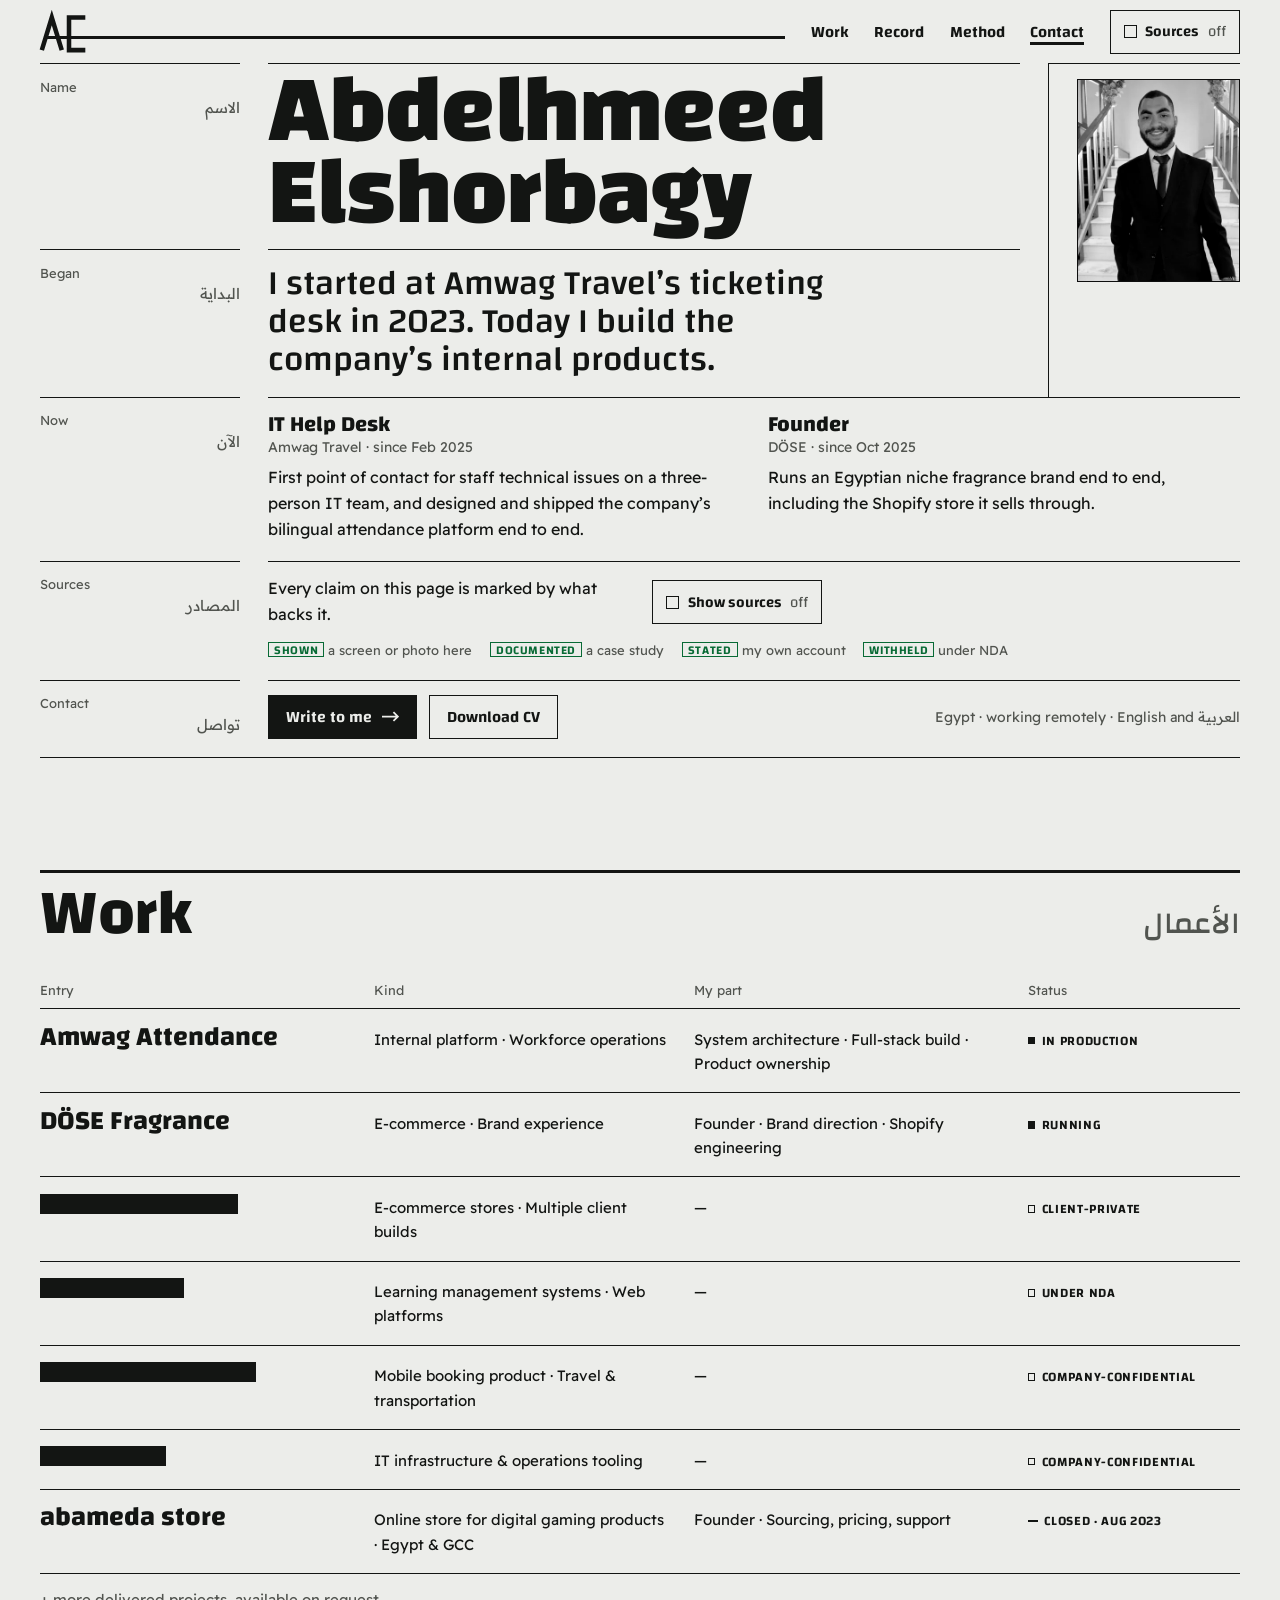
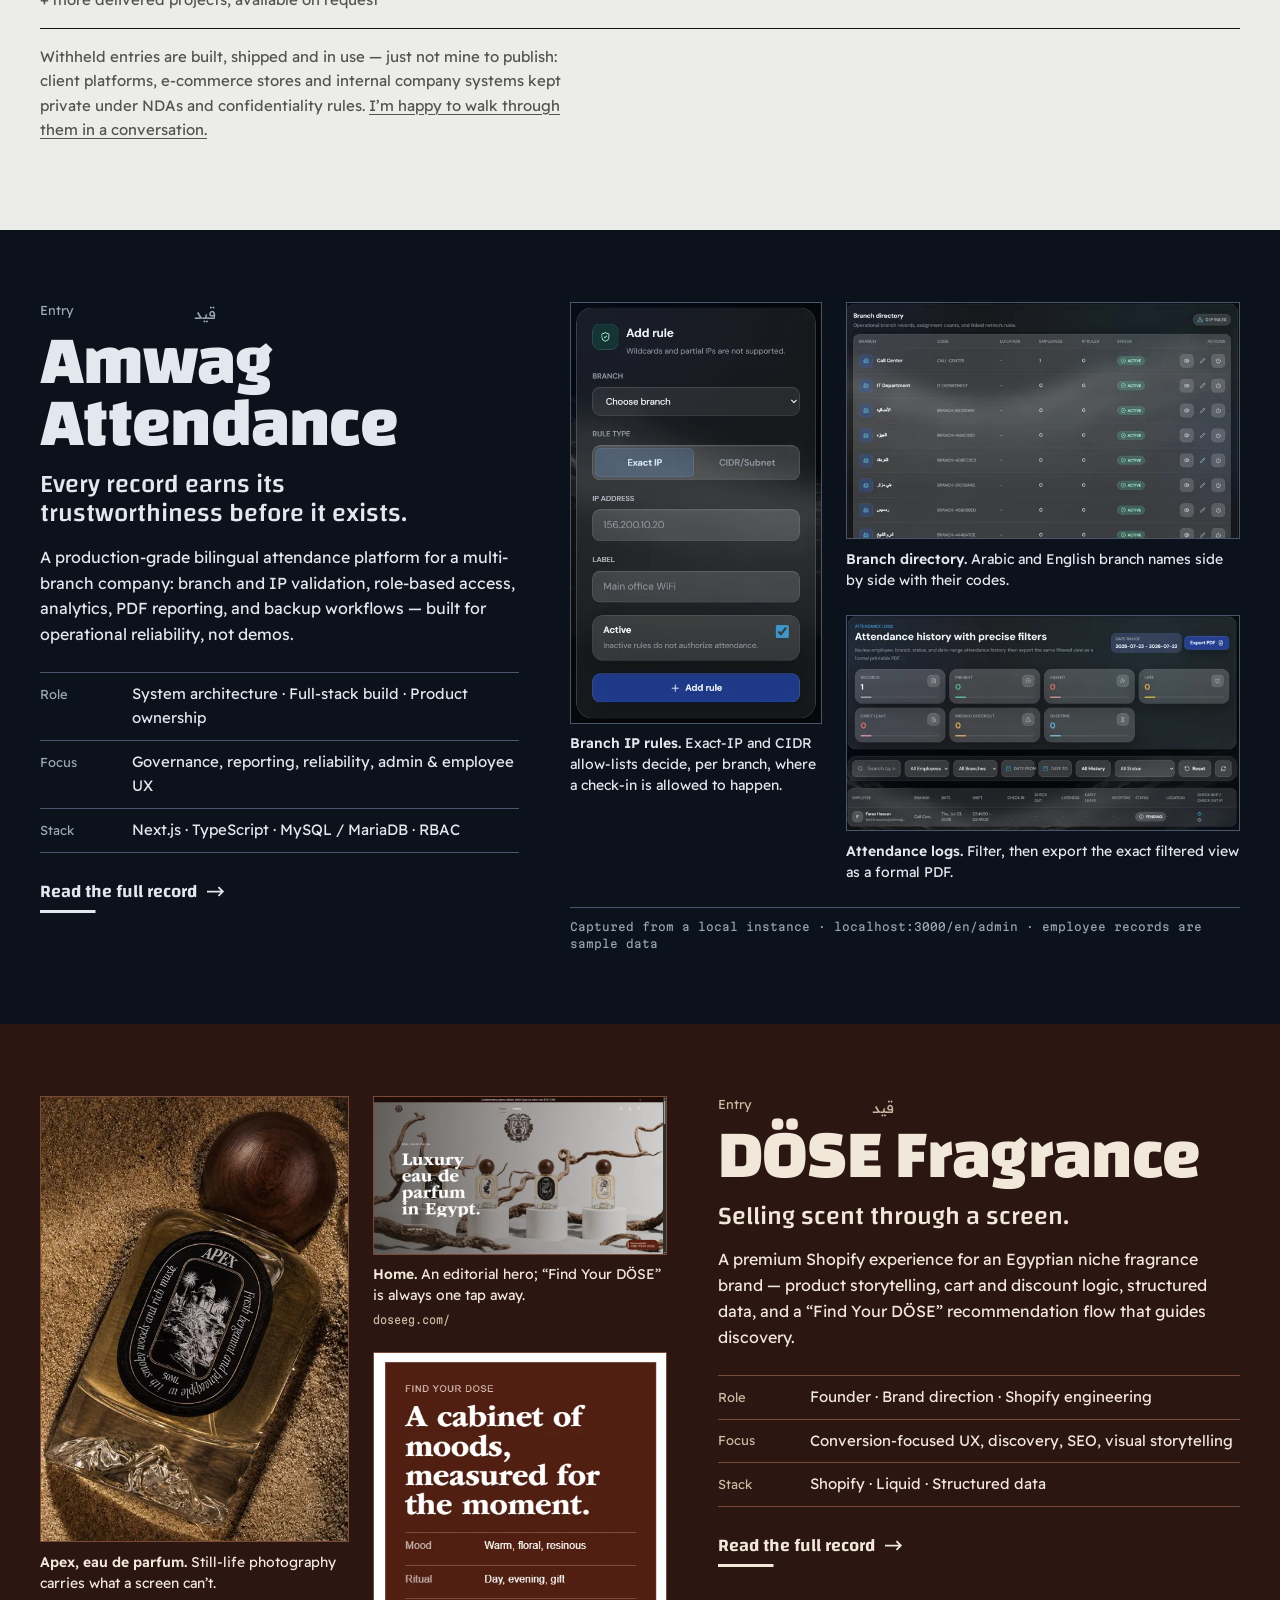
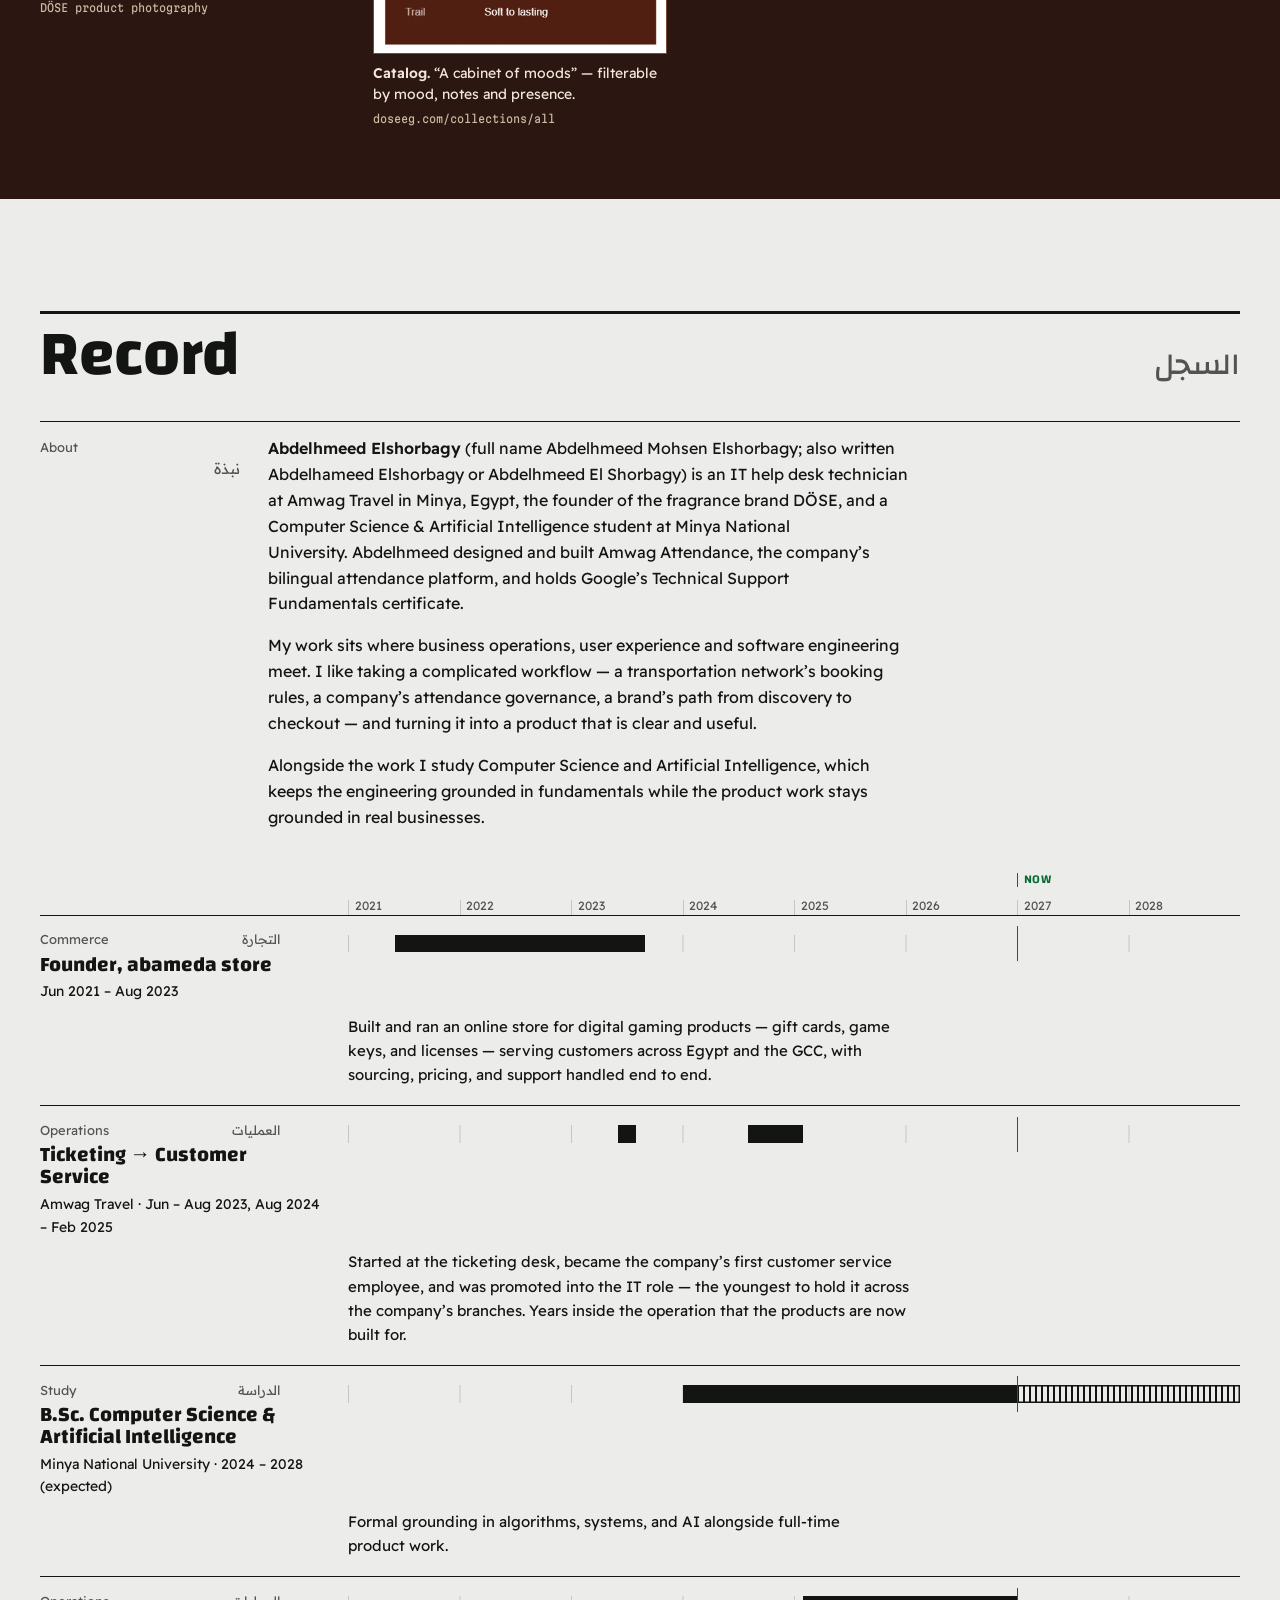
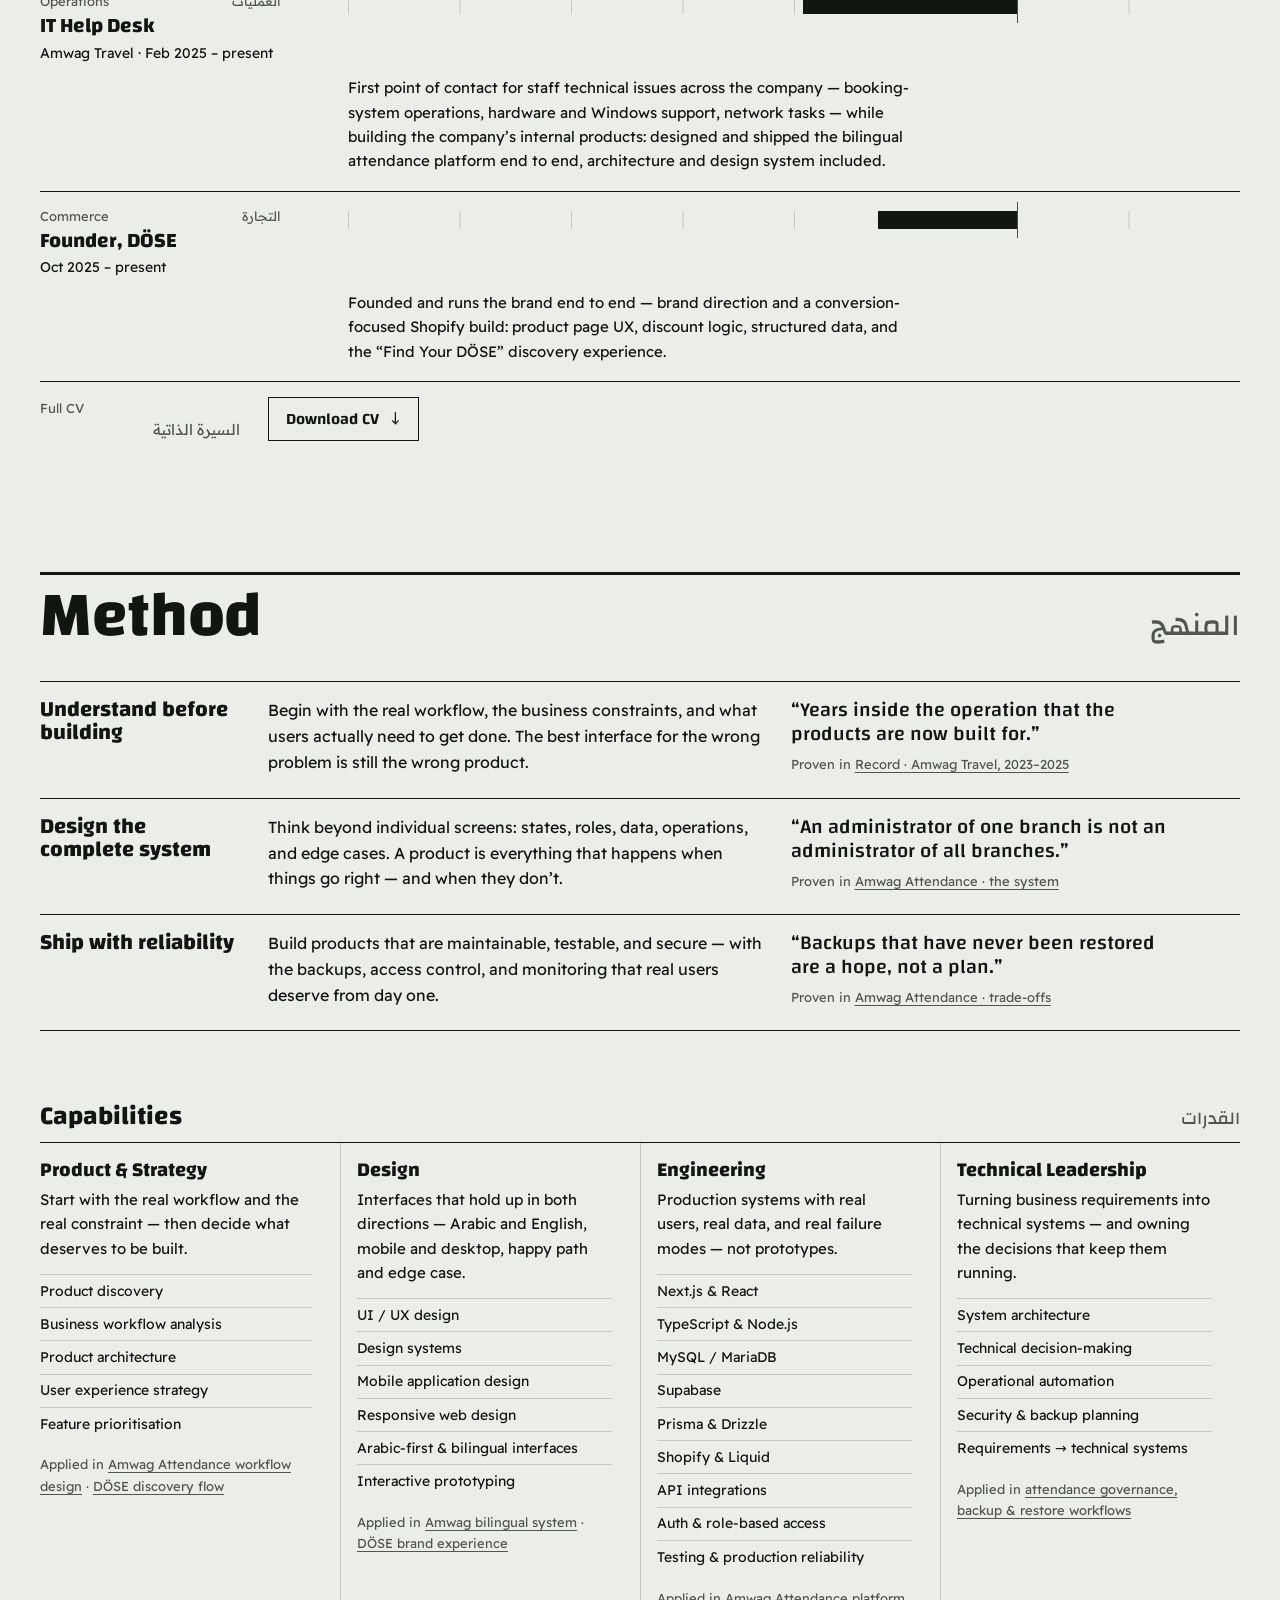
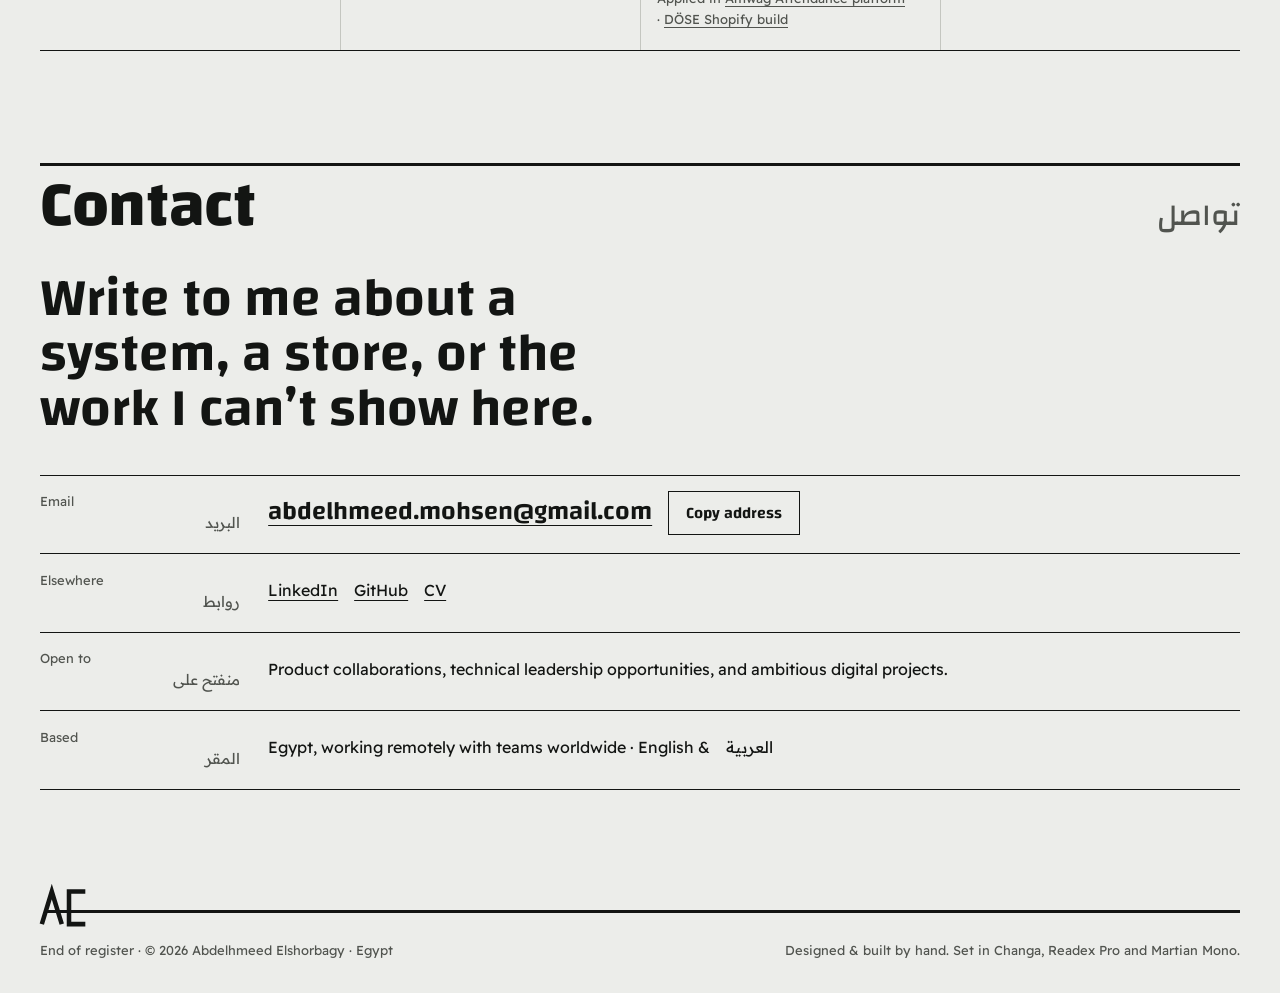
<file: index.html>
<!DOCTYPE html>
<html lang="en">
<head>
  <meta charset="utf-8" />
  <meta name="viewport" content="width=device-width, initial-scale=1" />
  <title>Abdelhmeed Elshorbagy — IT Help Desk at Amwag Travel, founder of DÖSE</title>
  <meta name="description" content="Abdelhmeed Elshorbagy is an IT help desk technician at Amwag Travel (Minya, Egypt), founder of DÖSE, and builder of the Amwag Attendance platform." />
  <link rel="canonical" href="https://www.abdelhmeed.com/" />
  <meta name="robots" content="index, follow, max-image-preview:large, max-snippet:-1" />
  <meta name="author" content="Abdelhmeed Elshorbagy" />
  <meta name="theme-color" content="#ECEDEA" />

  <meta property="og:type" content="profile" />
  <meta property="og:site_name" content="Abdelhmeed Elshorbagy" />
  <meta property="og:url" content="https://www.abdelhmeed.com/" />
  <meta property="og:locale" content="en_US" />
  <meta property="og:title" content="Abdelhmeed Elshorbagy — a register of work" />
  <meta property="og:description" content="From Amwag Travel’s ticketing desk to the systems the company runs on. IT Help Desk, founder of DÖSE, bilingual product builder in Egypt." />
  <meta property="profile:first_name" content="Abdelhmeed" />
  <meta property="profile:last_name" content="Elshorbagy" />
  <meta property="og:image" content="https://www.abdelhmeed.com/assets/og.png" />
  <meta property="og:image:width" content="1200" />
  <meta property="og:image:height" content="630" />
  <meta property="og:image:alt" content="Abdelhmeed Elshorbagy — IT Help Desk, Amwag Travel · Founder, DÖSE" />
  <meta name="twitter:card" content="summary_large_image" />
  <meta name="twitter:image" content="https://www.abdelhmeed.com/assets/og.png" />

  <link rel="icon" type="image/svg+xml" href="assets/favicon.svg" />
  <link rel="preconnect" href="https://fonts.googleapis.com" />
  <link rel="preconnect" href="https://fonts.gstatic.com" crossorigin />
  <link rel="stylesheet" href="https://fonts.googleapis.com/css2?family=Changa:wght@400..800&amp;family=Martian+Mono:wdth,wght@87.5,400&amp;family=Readex+Pro:wght@300..600&amp;display=swap" />
  <link rel="stylesheet" href="assets/css/main.css" />
  <script>
    document.documentElement.classList.add("js");
    try {
      if (!sessionStorage.getItem("ae-gate") && !matchMedia("(prefers-reduced-motion: reduce)").matches)
        document.documentElement.classList.add("gate-on");
    } catch (e) { /* storage unavailable: no gate */ }
  </script>

  <script type="application/ld+json">
  {
    "@context": "https://schema.org",
    "@graph": [
      {
        "@type": "WebSite",
        "@id": "https://www.abdelhmeed.com/#website",
        "url": "https://www.abdelhmeed.com/",
        "name": "Abdelhmeed Elshorbagy",
        "inLanguage": "en",
        "publisher": { "@id": "https://www.abdelhmeed.com/#person" }
      },
      {
        "@type": "ProfilePage",
        "@id": "https://www.abdelhmeed.com/#profile",
        "url": "https://www.abdelhmeed.com/",
        "name": "Abdelhmeed Elshorbagy — IT Help Desk at Amwag Travel, founder of DÖSE",
        "isPartOf": { "@id": "https://www.abdelhmeed.com/#website" },
        "mainEntity": { "@id": "https://www.abdelhmeed.com/#person" },
        "dateModified": "2026-09-15",
        "inLanguage": "en"
      },
      {
        "@type": "Person",
        "@id": "https://www.abdelhmeed.com/#person",
        "name": "Abdelhmeed Elshorbagy",
        "alternateName": ["Abdelhmeed Mohsen Elshorbagy", "Abdelhameed Elshorbagy", "Abdelhmeed El Shorbagy", "Abdelhmeed Mohsen"],
        "givenName": "Abdelhmeed",
        "additionalName": "Mohsen",
        "familyName": "Elshorbagy",
        "description": "IT help desk technician at Amwag Travel in Minya, Egypt, founder of the fragrance brand DÖSE, and builder of the Amwag Attendance platform.",
        "url": "https://www.abdelhmeed.com/",
        "image": "https://www.abdelhmeed.com/assets/img/portrait-720.webp",
        "email": "mailto:abdelhmeed.mohsen@gmail.com",
        "jobTitle": "IT Help Desk",
        "worksFor": {
          "@type": "Organization",
          "name": "Amwag Travel",
          "address": { "@type": "PostalAddress", "addressLocality": "Minya", "addressCountry": "EG" }
        },
        "alumniOf": { "@type": "CollegeOrUniversity", "name": "Minya National University" },
        "hasCredential": {
          "@type": "EducationalOccupationalCredential",
          "name": "Technical Support Fundamentals",
          "credentialCategory": "certificate",
          "recognizedBy": { "@type": "Organization", "name": "Google" }
        },
        "homeLocation": {
          "@type": "Place",
          "address": { "@type": "PostalAddress", "addressLocality": "Minya", "addressCountry": "EG" }
        },
        "knowsLanguage": ["ar", "en"],
        "knowsAbout": ["IT support", "Windows troubleshooting", "Networking (TCP/IP, DNS, DHCP)", "Booking and reservation systems", "Next.js", "TypeScript", "MySQL / MariaDB", "Shopify", "Bilingual Arabic–English interface design"],
        "sameAs": ["https://www.linkedin.com/in/elshorbagy/", "https://github.com/abameda"]
      },
      {
        "@type": "Organization",
        "@id": "https://www.abdelhmeed.com/#dose",
        "name": "DÖSE",
        "url": "https://doseeg.com/",
        "foundingDate": "2025-10",
        "founder": { "@id": "https://www.abdelhmeed.com/#person" }
      }
    ]
  }
  </script>
</head>
<body>
  <div class="gate" aria-hidden="true">
    <div class="gate-form">
      <div class="gate-entry">
        <p class="lab">Name <span lang="ar" dir="rtl">الاسم</span></p>
        <p class="gate-field gate-field--name" data-gate-name data-type="Abdelhmeed Elshorbagy"></p>
      </div>
      <div class="gate-entry">
        <p class="lab">Key <span lang="ar" dir="rtl">المفتاح</span></p>
        <p class="gate-field gate-field--key" data-gate-key></p>
        <p class="gate-stamp">Verified · <span lang="ar" dir="rtl">موثّق</span></p>
      </div>
    </div>
  </div>

  <a class="skip" href="#main">Skip to content</a>

  <header class="bar">
    <a class="sig" href="#top" aria-label="Abdelhmeed Elshorbagy, top of the register">
      <svg class="mark" viewBox="0 0 60 44" aria-hidden="true" focusable="false"><path d="M2 42 13 6l11 36M50 6H32v36h18" fill="none" stroke="currentColor" stroke-width="5"/><path d="M6.3 28H60" fill="none" stroke="currentColor" stroke-width="3.3"/></svg>
      <span class="rule-line" aria-hidden="true"></span>
    </a>
    <nav aria-label="Primary">
      <a href="#work">Work</a>
      <a href="#record">Record</a>
      <a href="#method">Method</a>
      <a href="#contact">Contact</a>
    </nav>
    <button class="toggle" type="button" data-sources-toggle aria-pressed="false">
      <span class="box" aria-hidden="true"></span>Sources <span class="state" aria-hidden="true"></span>
    </button>
  </header>

  <main id="main">

    <!-- ===== The record card ===== -->
    <section class="card" id="top" aria-labelledby="name">
      <p class="lab l-name">Name <span lang="ar" dir="rtl">الاسم</span></p>
      <h1 class="name" id="name"><span>Abdelhmeed</span> <span>Elshorbagy</span></h1>

      <figure class="idphoto">
        <img src="assets/img/portrait-360.webp" srcset="assets/img/portrait-360.webp 360w, assets/img/portrait-720.webp 720w" sizes="(min-width: 1100px) 15vw, 7.25rem" width="720" height="900" alt="Portrait of Abdelhmeed Elshorbagy in a dark suit" fetchpriority="high" />
      </figure>

      <p class="lab l-began">Began <span lang="ar" dir="rtl">البداية</span></p>
      <div class="began">
        <p class="lead"><span class="claim">I started at Amwag Travel’s ticketing desk in 2023.</span><span class="src"><b>Stated</b></span> Today I build the company’s internal products.</p>
      </div>

      <p class="lab l-now">Now <span lang="ar" dir="rtl">الآن</span></p>
      <div class="now">
        <div>
          <p class="k">IT Help Desk</p>
          <p class="org">Amwag Travel · since <time datetime="2025-02">Feb 2025</time></p>
          <p>First point of contact for staff technical issues on a three-person IT team, and <span class="claim">designed and shipped the company’s bilingual attendance platform end to end</span><a class="src" href="#attendance"><b>Shown</b> 3 screens</a>.</p>
        </div>
        <div>
          <p class="k">Founder</p>
          <p class="org">DÖSE · since <time datetime="2025-10">Oct 2025</time></p>
          <p>Runs an Egyptian niche fragrance brand end to end, <span class="claim">including the Shopify store it sells through</span><a class="src" href="#dose"><b>Shown</b> 3 exhibits</a>.</p>
        </div>
      </div>

      <p class="lab l-src">Sources <span lang="ar" dir="rtl">المصادر</span></p>
      <div class="sources-row">
        <p>Every claim on this page is marked by what backs it.</p>
        <button class="toggle" type="button" data-sources-toggle aria-pressed="false">
          <span class="box" aria-hidden="true"></span>Show sources <span class="state" aria-hidden="true"></span>
        </button>
        <ul class="legend" aria-label="Kinds of source">
          <li><span class="chip"><b>Shown</b></span>a screen or photo here</li>
          <li><span class="chip"><b>Documented</b></span>a case study</li>
          <li><span class="chip"><b>Stated</b></span>my own account</li>
          <li><span class="chip"><b>Withheld</b></span>under NDA</li>
        </ul>
      </div>

      <p class="lab l-reach">Contact <span lang="ar" dir="rtl">تواصل</span></p>
      <div class="reach">
        <a class="btn btn--solid" href="mailto:abdelhmeed.mohsen@gmail.com">Write to me
          <svg class="arr" viewBox="0 0 20 12" aria-hidden="true"><path d="M0 6h18M13 1l5 5-5 5" fill="none" stroke="currentColor" stroke-width="2"/></svg></a>
        <a class="btn" href="assets/Abdelhmeed-Elshorbagy-CV.pdf">Download CV <span class="vh">(PDF)</span></a>
        <p class="where">Egypt · working remotely · English and <span lang="ar" dir="rtl">العربية</span></p>
      </div>
    </section>

    <!-- ===== Index of work ===== -->
    <section class="sheet" id="work" aria-labelledby="work-h">
      <header class="sheet-head">
        <h2 id="work-h">Work</h2>
        <p lang="ar" dir="rtl">الأعمال</p>
      </header>

      <div class="ledger-head" aria-hidden="true"><span>Entry</span><span>Kind</span><span>My part</span><span>Status</span></div>
      <ol class="ledger">
        <li class="row">
          <h3><a href="#attendance">Amwag Attendance</a></h3>
          <p class="row-kind"><span class="vh">Kind: </span>Internal platform · Workforce operations</p>
          <p class="row-part"><span class="vh">My part: </span>System architecture · Full-stack build · Product ownership</p>
          <p class="row-status"><span class="st st--live">In production</span><a class="src" href="work/amwag-attendance.html#outcome"><b>Documented</b></a></p>
        </li>
        <li class="row">
          <h3><a href="#dose">DÖSE Fragrance</a></h3>
          <p class="row-kind"><span class="vh">Kind: </span>E-commerce · Brand experience</p>
          <p class="row-part"><span class="vh">My part: </span>Founder · Brand direction · Shopify engineering</p>
          <p class="row-status"><span class="st st--live">Running</span><a class="src" href="#dose"><b>Shown</b></a></p>
        </li>
        <li class="row row--withheld">
          <h3><span class="redact" style="--w:11ch" aria-hidden="true"></span><span class="vh">Name withheld</span></h3>
          <p class="row-kind"><span class="vh">Kind: </span>E-commerce stores · Multiple client builds</p>
          <p class="row-part" aria-hidden="true">—</p>
          <p class="row-status"><span class="st st--withheld">Client-private</span><span class="src"><b>Withheld</b></span></p>
        </li>
        <li class="row row--withheld">
          <h3><span class="redact" style="--w:8ch" aria-hidden="true"></span><span class="vh">Name withheld</span></h3>
          <p class="row-kind"><span class="vh">Kind: </span>Learning management systems · Web platforms</p>
          <p class="row-part" aria-hidden="true">—</p>
          <p class="row-status"><span class="st st--withheld">Under NDA</span><span class="src"><b>Withheld</b></span></p>
        </li>
        <li class="row row--withheld">
          <h3><span class="redact" style="--w:12ch" aria-hidden="true"></span><span class="vh">Name withheld</span></h3>
          <p class="row-kind"><span class="vh">Kind: </span>Mobile booking product · Travel &amp; transportation</p>
          <p class="row-part" aria-hidden="true">—</p>
          <p class="row-status"><span class="st st--withheld">Company-confidential</span><span class="src"><b>Withheld</b></span></p>
        </li>
        <li class="row row--withheld">
          <h3><span class="redact" style="--w:7ch" aria-hidden="true"></span><span class="vh">Name withheld</span></h3>
          <p class="row-kind"><span class="vh">Kind: </span>IT infrastructure &amp; operations tooling</p>
          <p class="row-part" aria-hidden="true">—</p>
          <p class="row-status"><span class="st st--withheld">Company-confidential</span><span class="src"><b>Withheld</b></span></p>
        </li>
        <li class="row">
          <h3>abameda store</h3>
          <p class="row-kind"><span class="vh">Kind: </span>Online store for digital gaming products · Egypt &amp; GCC</p>
          <p class="row-part"><span class="vh">My part: </span>Founder · Sourcing, pricing, support</p>
          <p class="row-status"><span class="st st--closed">Closed · <time datetime="2023-08">Aug 2023</time></span><span class="src"><b>Stated</b></span></p>
        </li>
        <li class="row row--more"><p>+ more delivered projects, available on request</p></li>
      </ol>
      <p class="sheet-note">Withheld entries are built, shipped and in use — just not mine to publish: client platforms, e-commerce stores and internal company systems kept private under NDAs and confidentiality rules. <a href="#contact">I’m happy to walk through them in a conversation.</a></p>
    </section>

    <!-- ===== Entry: Amwag Attendance ===== -->
    <article class="plate plate--att bleed stock-att" id="attendance" aria-labelledby="att-h">
      <div class="plate-grid">
        <header class="plate-head">
          <p class="lab">Entry <span lang="ar" dir="rtl">قيد</span></p>
          <h2 class="plate-title" id="att-h" style="view-transition-name: entry-attendance"><a href="work/amwag-attendance.html">Amwag Attendance</a></h2>
          <p class="plate-line">Every record earns its trustworthiness before it exists.</p>
          <p class="plate-desc">A production-grade bilingual attendance platform for a multi-branch company: branch and IP validation, role-based access, analytics, PDF reporting, and backup workflows — <span class="claim">built for operational reliability, not demos</span><a class="src" href="work/amwag-attendance.html#tradeoffs"><b>Documented</b></a>.</p>
          <dl class="facts">
            <div><dt>Role</dt><dd>System architecture · Full-stack build · Product ownership</dd></div>
            <div><dt>Focus</dt><dd>Governance, reporting, reliability, admin &amp; employee UX</dd></div>
            <div><dt>Stack</dt><dd>Next.js · TypeScript · MySQL / MariaDB · RBAC</dd></div>
          </dl>
          <a class="go" href="work/amwag-attendance.html">Read the full record
            <svg class="arr" viewBox="0 0 20 12" aria-hidden="true"><path d="M0 6h18M13 1l5 5-5 5" fill="none" stroke="currentColor" stroke-width="2"/></svg></a>
        </header>

        <div class="plate-exhibits">
          <figure class="ex ex--tall">
            <a href="assets/img/amwag-attendance/06-branch-ip-rules-1600.webp" data-view>
              <span class="vh">Open full screenshot: </span>
              <img src="assets/img/amwag-attendance/crop-ip-form.webp" width="480" height="806" loading="lazy" decoding="async" alt="Add rule form: choose a branch, pick Exact IP or CIDR/Subnet, enter the IP address and a label, and mark the rule active" />
            </a>
            <figcaption><b>Branch IP rules.</b> Exact-IP and CIDR allow-lists decide, per branch, where a check-in is allowed to happen.</figcaption>
          </figure>
          <figure class="ex">
            <a href="assets/img/amwag-attendance/04-branches-1600.webp" data-view>
              <span class="vh">Open full screenshot: </span>
              <img src="assets/img/amwag-attendance/crop-branches-640.webp" srcset="assets/img/amwag-attendance/crop-branches-640.webp 640w, assets/img/amwag-attendance/crop-branches-1200.webp 1200w" sizes="(min-width: 1100px) 26vw, 92vw" width="1200" height="720" loading="lazy" decoding="async" alt="Branch directory table with Arabic branch names beside their codes, employee counts and IP rules" />
            </a>
            <figcaption><b>Branch directory.</b> Arabic and English branch names side by side with their codes.</figcaption>
          </figure>
          <figure class="ex">
            <a href="assets/img/amwag-attendance/05-attendance-logs-1600.webp" data-view>
              <span class="vh">Open full screenshot: </span>
              <img src="assets/img/amwag-attendance/crop-logs-640.webp" srcset="assets/img/amwag-attendance/crop-logs-640.webp 640w, assets/img/amwag-attendance/crop-logs-1200.webp 1200w" sizes="(min-width: 1100px) 26vw, 92vw" width="1200" height="654" loading="lazy" decoding="async" alt="Attendance logs with date range, status counters, filters and an Export PDF button" />
            </a>
            <figcaption><b>Attendance logs.</b> Filter, then export the exact filtered view as a formal PDF.</figcaption>
          </figure>
          <p class="prov-line">Captured from a local instance · localhost:3000/en/admin · employee records are sample data</p>
        </div>
      </div>
    </article>

    <!-- ===== Entry: DÖSE ===== -->
    <article class="plate plate--dose bleed stock-dose" id="dose" aria-labelledby="dose-h">
      <div class="plate-grid">
        <header class="plate-head">
          <p class="lab">Entry <span lang="ar" dir="rtl">قيد</span></p>
          <h2 class="plate-title" id="dose-h" style="view-transition-name: entry-dose"><a href="work/dose-fragrance.html">DÖSE Fragrance</a></h2>
          <p class="plate-line">Selling scent through a screen.</p>
          <p class="plate-desc">A premium Shopify experience for an Egyptian niche fragrance brand — product storytelling, cart and discount logic, structured data, and a <span class="claim">“Find Your DÖSE” recommendation flow that guides discovery</span><a class="src" href="work/dose-fragrance.html#conversation"><b>Documented</b></a>.</p>
          <dl class="facts">
            <div><dt>Role</dt><dd>Founder · Brand direction · Shopify engineering</dd></div>
            <div><dt>Focus</dt><dd>Conversion-focused UX, discovery, SEO, visual storytelling</dd></div>
            <div><dt>Stack</dt><dd>Shopify · Liquid · Structured data</dd></div>
          </dl>
          <a class="go" href="work/dose-fragrance.html">Read the full record
            <svg class="arr" viewBox="0 0 20 12" aria-hidden="true"><path d="M0 6h18M13 1l5 5-5 5" fill="none" stroke="currentColor" stroke-width="2"/></svg></a>
        </header>

        <div class="plate-exhibits">
          <figure class="ex ex--tall">
            <img src="assets/img/covers/dose-apex-520.webp" srcset="assets/img/covers/dose-apex-520.webp 520w, assets/img/covers/dose-apex.webp 700w" sizes="(min-width: 1100px) 28vw, 92vw" width="700" height="1015" loading="lazy" decoding="async" alt="DÖSE Apex eau de parfum bottle with a walnut cap and an etched black label, lying on golden sand" />
            <figcaption><b>Apex, eau de parfum.</b> Still-life photography carries what a screen can’t.</figcaption>
            <span class="prov">DÖSE product photography</span>
          </figure>
          <figure class="ex">
            <a href="assets/img/dose/01-home-1600.webp" data-view>
              <span class="vh">Open full screenshot: </span>
              <img src="assets/img/dose/01-home-800.webp" srcset="assets/img/dose/01-home-800.webp 800w, assets/img/dose/01-home-1600.webp 1600w" sizes="(min-width: 1100px) 26vw, 92vw" width="1600" height="860" loading="lazy" decoding="async" alt="DÖSE homepage hero: eau de parfum bottles staged as still life on sand with driftwood" />
            </a>
            <figcaption><b>Home.</b> An editorial hero; “Find Your DÖSE” is always one tap away.</figcaption>
            <span class="prov">doseeg.com/</span>
          </figure>
          <figure class="ex">
            <a href="assets/img/dose/04-catalog-1600.webp" data-view>
              <span class="vh">Open full screenshot: </span>
              <img src="assets/img/dose/crop-cabinet-panel.webp" width="452" height="464" loading="lazy" decoding="async" alt="Catalog panel titled A cabinet of moods, measured for the moment, listing mood, ritual and trail" />
            </a>
            <figcaption><b>Catalog.</b> “A cabinet of moods” — filterable by mood, notes and presence.</figcaption>
            <span class="prov">doseeg.com/collections/all</span>
          </figure>
        </div>
      </div>
    </article>

    <!-- ===== Record ===== -->
    <section class="sheet" id="record" aria-labelledby="record-h">
      <header class="sheet-head">
        <h2 id="record-h">Record</h2>
        <p lang="ar" dir="rtl">السجل</p>
      </header>

      <div class="entry">
        <p class="lab">About <span lang="ar" dir="rtl">نبذة</span></p>
        <div class="prose">
          <p><strong>Abdelhmeed Elshorbagy</strong> (full name Abdelhmeed Mohsen Elshorbagy; also written Abdelhameed Elshorbagy or Abdelhmeed El Shorbagy) is an IT help desk technician at Amwag Travel in Minya, Egypt, the founder of the fragrance brand DÖSE, and a Computer Science &amp; Artificial Intelligence student at Minya National University. Abdelhmeed designed and built Amwag Attendance, the company’s bilingual attendance platform, and holds Google’s Technical Support Fundamentals certificate.</p>
          <p>My work sits where business operations, user experience and software engineering meet. I like taking a complicated workflow — a transportation network’s booking rules, a company’s attendance governance, a brand’s path from discovery to checkout — and turning it into a product that is clear and useful.</p>
          <p>Alongside the work I study Computer Science and Artificial Intelligence, which keeps the engineering grounded in fundamentals while the product work stays grounded in real businesses.</p>
        </div>
      </div>

      <div class="tt" style="--now:70">
        <div class="tt-axis" aria-hidden="true">
          <span style="--i:0">2021</span><span style="--i:1">2022</span><span style="--i:2">2023</span><span style="--i:3">2024</span><span style="--i:4">2025</span><span style="--i:5">2026</span><span style="--i:6">2027</span><span style="--i:7">2028</span>
          <em class="tt-now">Now</em>
        </div>
        <ol class="tt-rows" aria-label="Timeline, oldest first">
          <li class="tt-row" id="rec-abameda">
            <div class="tt-meta">
              <p class="tt-lane">Commerce <span lang="ar" dir="rtl">التجارة</span></p>
              <h3>Founder, abameda store</h3>
              <p class="tt-when"><time datetime="2021-06">Jun 2021</time> – <time datetime="2023-08">Aug 2023</time></p>
            </div>
            <div class="tt-track" aria-hidden="true"><span class="tt-bar" style="--s:6;--e:33"></span></div>
            <p class="tt-desc">Built and ran an online store for digital gaming products — gift cards, game keys, and licenses — serving customers across Egypt and the GCC, with sourcing, pricing, and support handled end to end.<span class="src"><b>Stated</b></span></p>
          </li>
          <li class="tt-row" id="rec-amwag">
            <div class="tt-meta">
              <p class="tt-lane">Operations <span lang="ar" dir="rtl">العمليات</span></p>
              <h3>Ticketing → Customer Service</h3>
              <p class="tt-when">Amwag Travel · <time datetime="2023-06">Jun</time> – <time datetime="2023-08">Aug 2023</time>, <time datetime="2024-08">Aug 2024</time> – <time datetime="2025-02">Feb 2025</time></p>
            </div>
            <div class="tt-track" aria-hidden="true"><span class="tt-bar" style="--s:30;--e:32"></span><span class="tt-bar" style="--s:44;--e:50"></span></div>
            <p class="tt-desc">Started at the ticketing desk, became the company’s first customer service employee, and was promoted into the IT role — <span class="claim">the youngest to hold it across the company’s branches</span><span class="src"><b>Stated</b></span>. Years inside the operation that the products are now built for.</p>
          </li>
          <li class="tt-row" id="rec-mnu">
            <div class="tt-meta">
              <p class="tt-lane">Study <span lang="ar" dir="rtl">الدراسة</span></p>
              <h3>B.Sc. Computer Science &amp; Artificial Intelligence</h3>
              <p class="tt-when">Minya National University · 2024 – 2028 (expected)</p>
            </div>
            <div class="tt-track" aria-hidden="true"><span class="tt-bar" style="--s:37;--e:var(--now)"></span><span class="tt-bar tt-bar--expected" style="--s:var(--now);--e:97"></span></div>
            <p class="tt-desc">Formal grounding in algorithms, systems, and AI alongside full-time product work.</p>
          </li>
          <li class="tt-row" id="rec-it">
            <div class="tt-meta">
              <p class="tt-lane">Operations <span lang="ar" dir="rtl">العمليات</span></p>
              <h3>IT Help Desk</h3>
              <p class="tt-when">Amwag Travel · <time datetime="2025-02">Feb 2025</time> – present</p>
            </div>
            <div class="tt-track" aria-hidden="true"><span class="tt-bar" style="--s:50;--e:var(--now)"></span></div>
            <p class="tt-desc">First point of contact for staff technical issues across the company — booking-system operations, hardware and Windows support, network tasks — while building the company’s internal products: <span class="claim">designed and shipped the bilingual attendance platform end to end, architecture and design system included</span><a class="src" href="work/amwag-attendance.html"><b>Documented</b></a>.</p>
          </li>
          <li class="tt-row" id="rec-dose">
            <div class="tt-meta">
              <p class="tt-lane">Commerce <span lang="ar" dir="rtl">التجارة</span></p>
              <h3>Founder, DÖSE</h3>
              <p class="tt-when"><time datetime="2025-10">Oct 2025</time> – present</p>
            </div>
            <div class="tt-track" aria-hidden="true"><span class="tt-bar" style="--s:58;--e:var(--now)"></span></div>
            <p class="tt-desc">Founded and runs the brand end to end — <span class="claim">brand direction and a conversion-focused Shopify build: product page UX, discount logic, structured data, and the “Find Your DÖSE” discovery experience</span><a class="src" href="work/dose-fragrance.html"><b>Documented</b></a>.</p>
          </li>
        </ol>
      </div>

      <div class="entry">
        <p class="lab">Full CV <span lang="ar" dir="rtl">السيرة الذاتية</span></p>
        <p><a class="btn" href="assets/Abdelhmeed-Elshorbagy-CV.pdf">Download CV <span class="vh">(PDF, 345 KB)</span>
          <svg class="arr" viewBox="0 0 20 12" aria-hidden="true" style="transform: rotate(90deg); width: .8rem"><path d="M0 6h18M13 1l5 5-5 5" fill="none" stroke="currentColor" stroke-width="2"/></svg></a></p>
      </div>
    </section>

    <!-- ===== Method ===== -->
    <section class="sheet" id="method" aria-labelledby="method-h">
      <header class="sheet-head">
        <h2 id="method-h">Method</h2>
        <p lang="ar" dir="rtl">المنهج</p>
      </header>

      <ol class="rules">
        <li class="rule">
          <h3>Understand before building</h3>
          <p>Begin with the real workflow, the business constraints, and what users actually need to get done. The best interface for the wrong problem is still the wrong product.</p>
          <blockquote class="proof">
            <p>“Years inside the operation that the products are now built for.”</p>
            <footer>Proven in <a href="#rec-amwag">Record · Amwag Travel, 2023–2025</a></footer>
          </blockquote>
        </li>
        <li class="rule">
          <h3>Design the complete system</h3>
          <p>Think beyond individual screens: states, roles, data, operations, and edge cases. A product is everything that happens when things go right — and when they don’t.</p>
          <blockquote class="proof">
            <p>“An administrator of one branch is not an administrator of all branches.”</p>
            <footer>Proven in <a href="work/amwag-attendance.html#system">Amwag Attendance · the system</a></footer>
          </blockquote>
        </li>
        <li class="rule">
          <h3>Ship with reliability</h3>
          <p>Build products that are maintainable, testable, and secure — with the backups, access control, and monitoring that real users deserve from day one.</p>
          <blockquote class="proof">
            <p>“Backups that have never been restored are a hope, not a plan.”</p>
            <footer>Proven in <a href="work/amwag-attendance.html#tradeoffs">Amwag Attendance · trade-offs</a></footer>
          </blockquote>
        </li>
      </ol>

      <div class="caps">
        <h3 class="caps-h">Capabilities <span lang="ar" dir="rtl">القدرات</span></h3>
        <div class="caps-grid">
          <div class="cap">
            <h4>Product &amp; Strategy</h4>
            <p class="cap-line">Start with the real workflow and the real constraint — then decide what deserves to be built.</p>
            <ul><li>Product discovery</li><li>Business workflow analysis</li><li>Product architecture</li><li>User experience strategy</li><li>Feature prioritisation</li></ul>
            <p class="cap-applied">Applied in <a href="work/amwag-attendance.html#approach">Amwag Attendance workflow design</a> · <a href="work/dose-fragrance.html#conversation">DÖSE discovery flow</a></p>
          </div>
          <div class="cap">
            <h4>Design</h4>
            <p class="cap-line">Interfaces that hold up in both directions — Arabic and English, mobile and desktop, happy path and edge case.</p>
            <ul><li>UI / UX design</li><li>Design systems</li><li>Mobile application design</li><li>Responsive web design</li><li>Arabic-first &amp; bilingual interfaces</li><li>Interactive prototyping</li></ul>
            <p class="cap-applied">Applied in <a href="work/amwag-attendance.html#interface">Amwag bilingual system</a> · <a href="work/dose-fragrance.html#store">DÖSE brand experience</a></p>
          </div>
          <div class="cap">
            <h4>Engineering</h4>
            <p class="cap-line">Production systems with real users, real data, and real failure modes — not prototypes.</p>
            <ul><li>Next.js &amp; React</li><li>TypeScript &amp; Node.js</li><li>MySQL / MariaDB</li><li>Supabase</li><li>Prisma &amp; Drizzle</li><li>Shopify &amp; Liquid</li><li>API integrations</li><li>Auth &amp; role-based access</li><li>Testing &amp; production reliability</li></ul>
            <p class="cap-applied">Applied in <a href="work/amwag-attendance.html#system">Amwag Attendance platform</a> · <a href="work/dose-fragrance.html#build">DÖSE Shopify build</a></p>
          </div>
          <div class="cap">
            <h4>Technical Leadership</h4>
            <p class="cap-line">Turning business requirements into technical systems — and owning the decisions that keep them running.</p>
            <ul><li>System architecture</li><li>Technical decision-making</li><li>Operational automation</li><li>Security &amp; backup planning</li><li>Requirements → technical systems</li></ul>
            <p class="cap-applied">Applied in <a href="work/amwag-attendance.html#tradeoffs">attendance governance, backup &amp; restore workflows</a></p>
          </div>
        </div>
      </div>
    </section>

    <!-- ===== Contact ===== -->
    <section class="sheet" id="contact" aria-labelledby="contact-h">
      <header class="sheet-head">
        <h2 id="contact-h">Contact</h2>
        <p lang="ar" dir="rtl">تواصل</p>
      </header>
      <p class="end-line">Write to me about a system, a store, or the work I can’t show here.</p>

      <div class="contact-list">
        <div class="entry">
          <p class="lab">Email <span lang="ar" dir="rtl">البريد</span></p>
          <div class="val">
            <a class="mail" href="mailto:abdelhmeed.mohsen@gmail.com">abdelhmeed.mohsen@gmail.com</a>
            <button class="btn" type="button" data-copy="abdelhmeed.mohsen@gmail.com">Copy address</button>
            <span class="copy-status" role="status"></span>
          </div>
        </div>
        <div class="entry">
          <p class="lab">Elsewhere <span lang="ar" dir="rtl">روابط</span></p>
          <div class="val">
            <a href="https://www.linkedin.com/in/elshorbagy/" rel="me noopener">LinkedIn</a>
            <a href="https://github.com/abameda" rel="me noopener">GitHub</a>
            <a href="assets/Abdelhmeed-Elshorbagy-CV.pdf">CV <span class="vh">(PDF)</span></a>
          </div>
        </div>
        <div class="entry">
          <p class="lab">Open to <span lang="ar" dir="rtl">منفتح على</span></p>
          <p class="val">Product collaborations, technical leadership opportunities, and ambitious digital projects.</p>
        </div>
        <div class="entry">
          <p class="lab">Based <span lang="ar" dir="rtl">المقر</span></p>
          <p class="val">Egypt, working remotely with teams worldwide · English &amp; <span lang="ar" dir="rtl">العربية</span></p>
        </div>
      </div>
    </section>
  </main>

  <footer class="colophon">
    <a class="sig" href="#top" aria-label="Back to the top of the register">
      <svg class="mark" viewBox="0 0 60 44" aria-hidden="true" focusable="false"><path d="M2 42 13 6l11 36M50 6H32v36h18" fill="none" stroke="currentColor" stroke-width="5"/><path d="M6.3 28H60" fill="none" stroke="currentColor" stroke-width="3.3"/></svg>
      <span class="rule-line" aria-hidden="true"></span>
    </a>
    <div class="colophon-text">
      <p>End of register · © <span data-year>2026</span> Abdelhmeed Elshorbagy · Egypt</p>
      <p>Designed &amp; built by hand. Set in Changa, Readex Pro and Martian Mono.</p>
    </div>
  </footer>

  <dialog class="viewer" id="viewer" aria-label="Screenshot viewer">
    <div class="viewer-bar">
      <p class="viewer-cap"></p>
      <form method="dialog"><button class="btn" type="submit">Close</button></form>
    </div>
    <div class="viewer-frame"></div>
  </dialog>

  <script src="assets/js/main.js" defer></script>
</body>
</html>
</file>
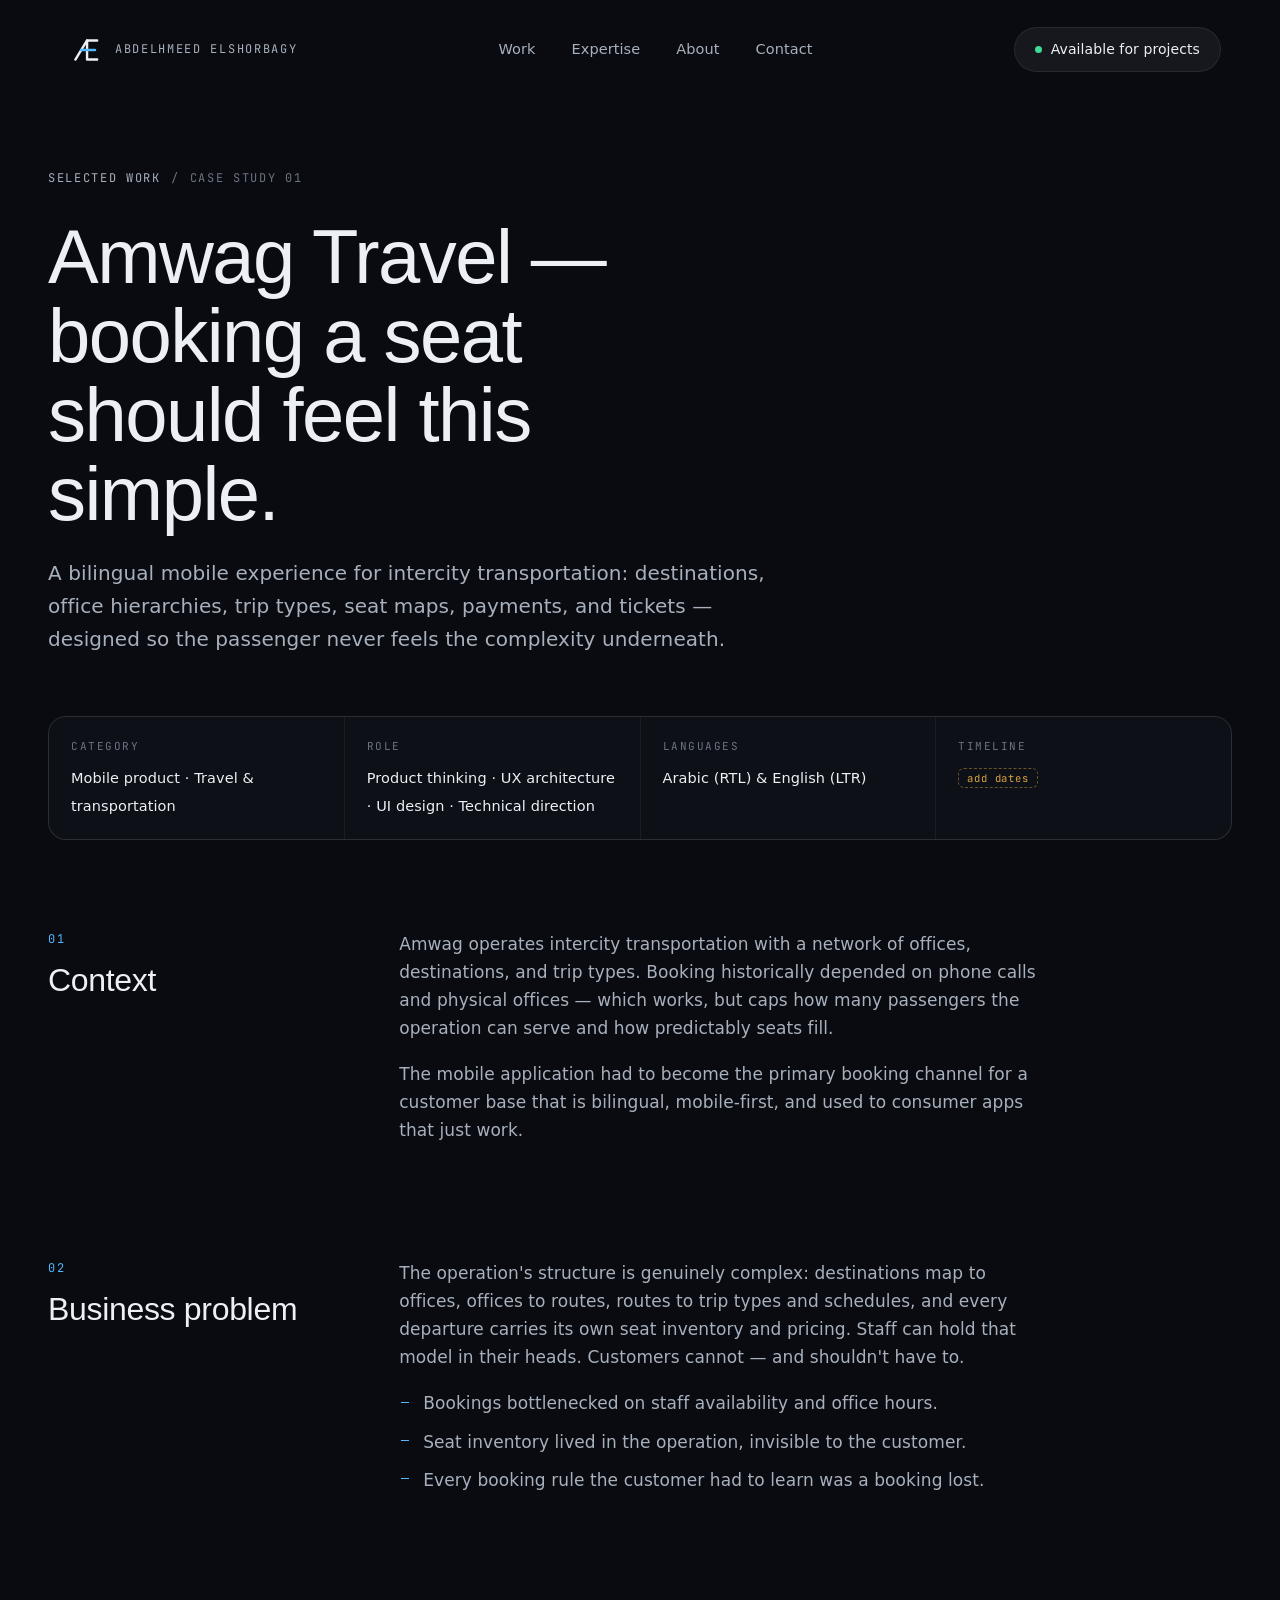
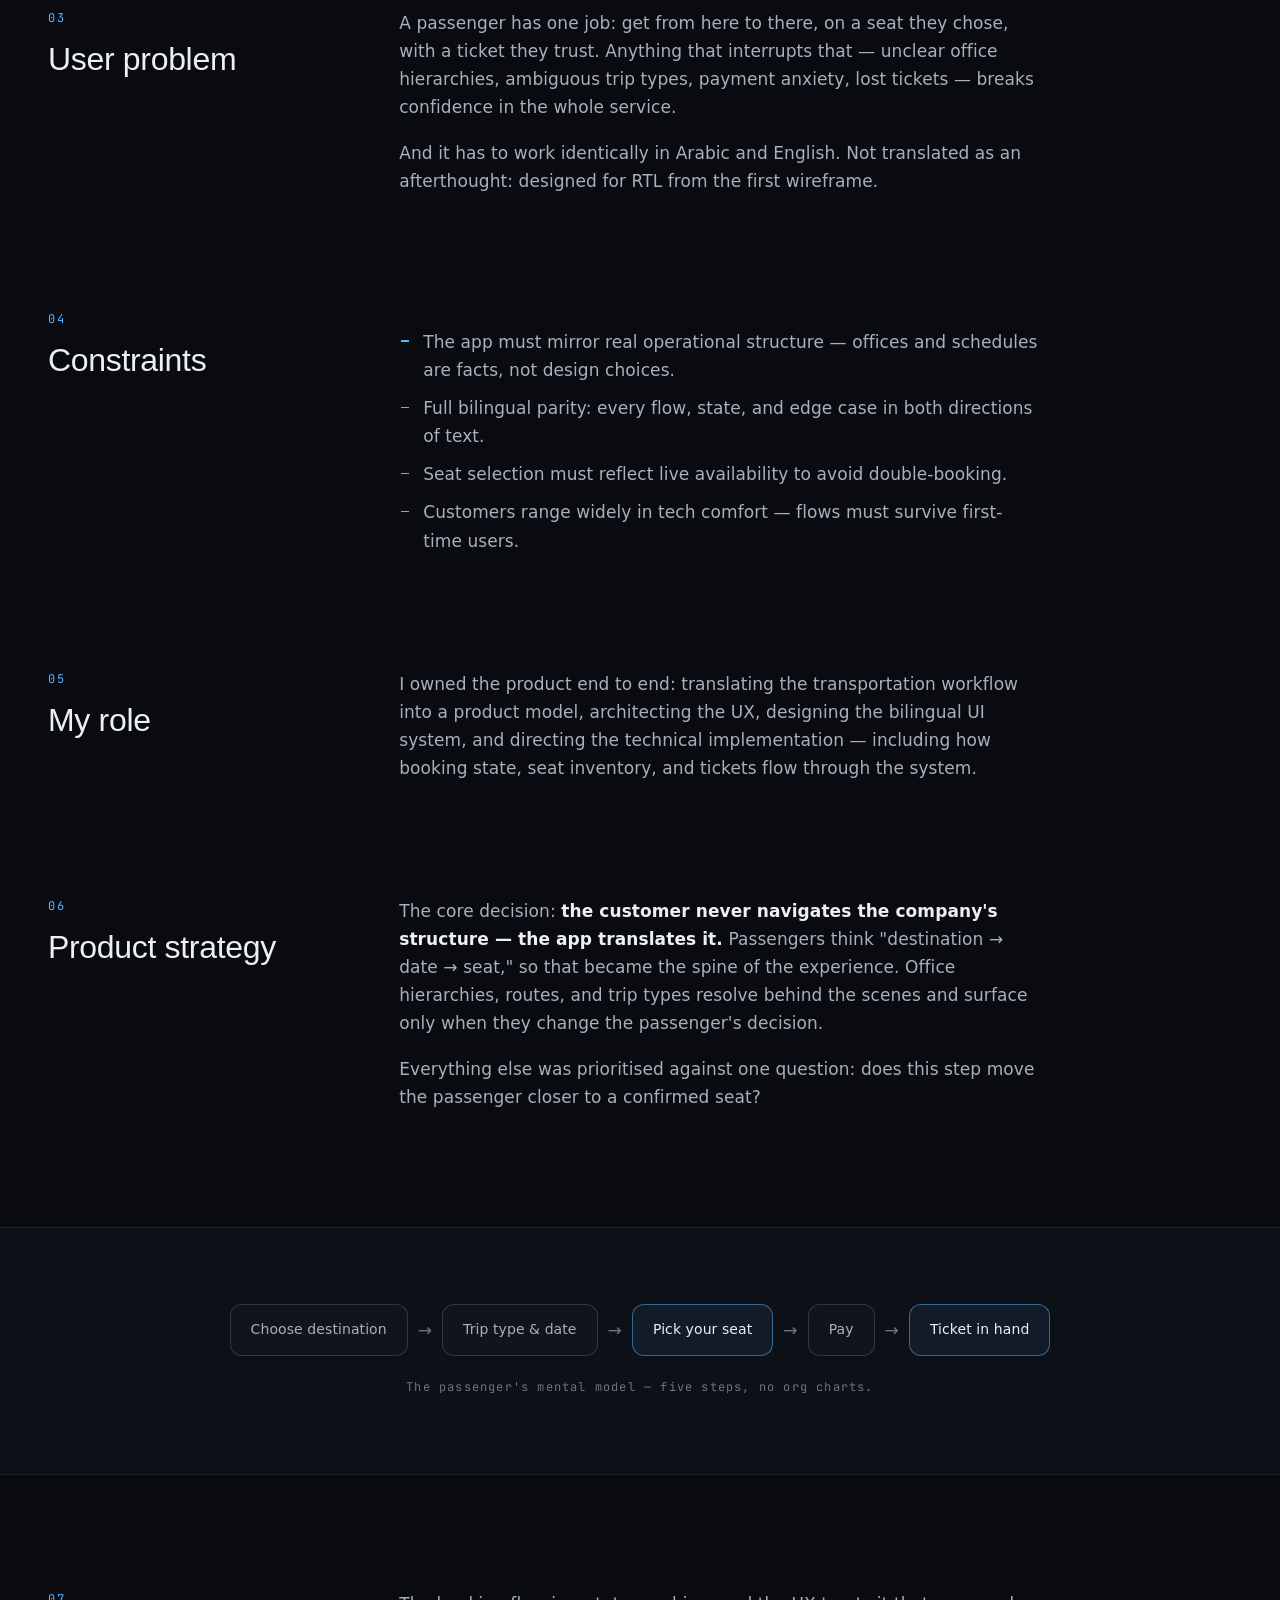
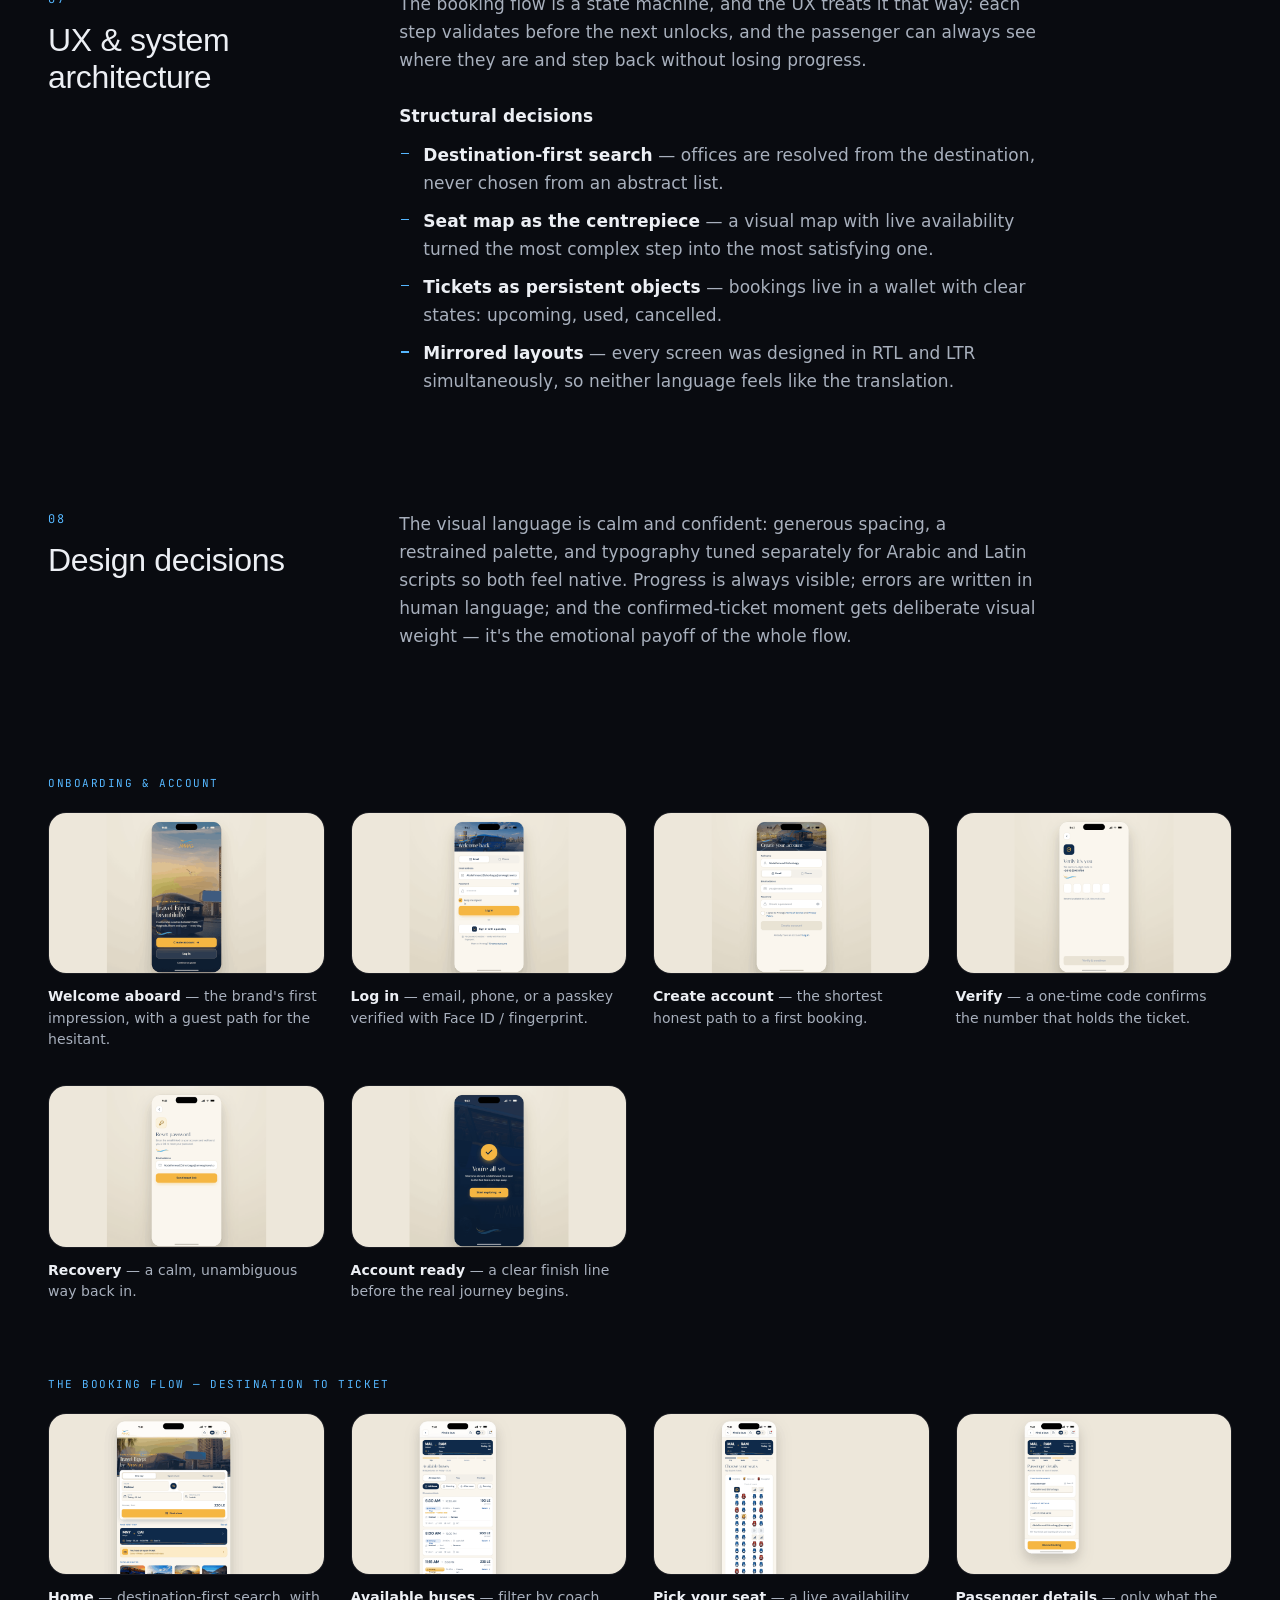
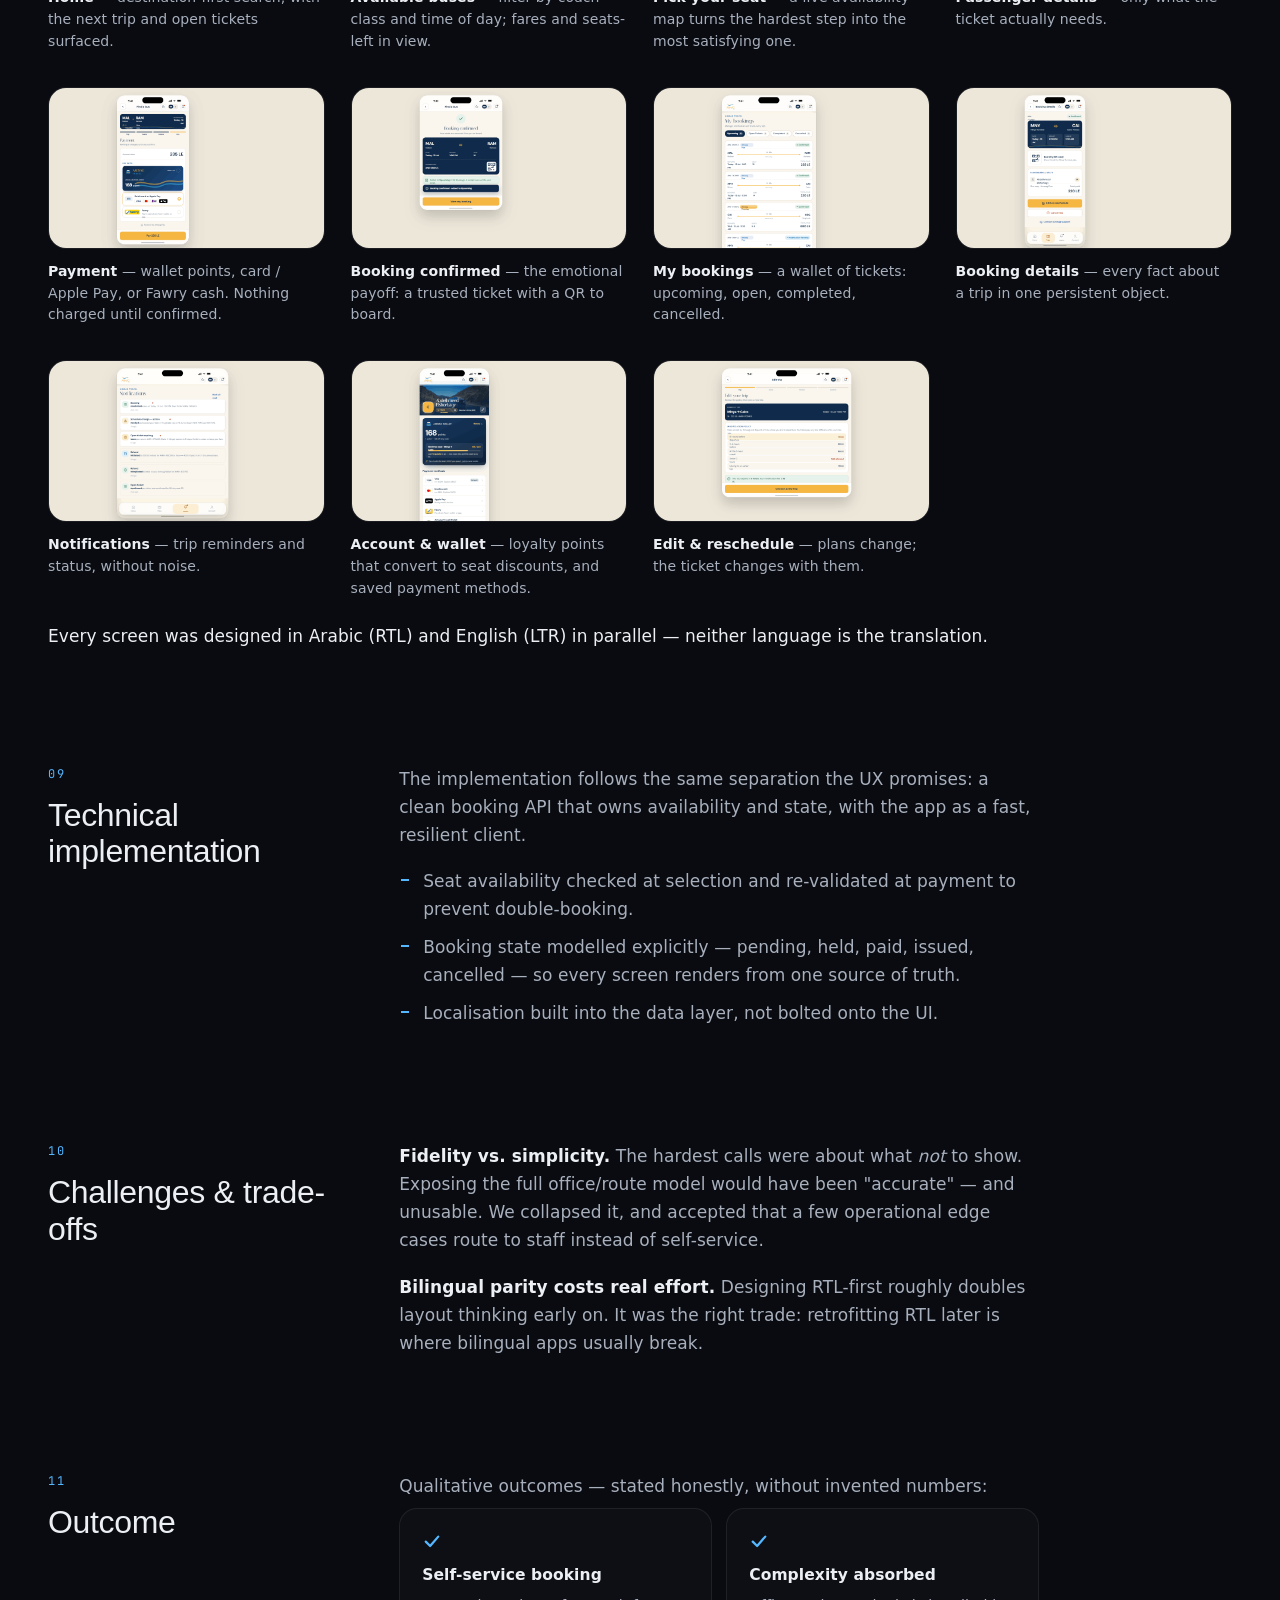
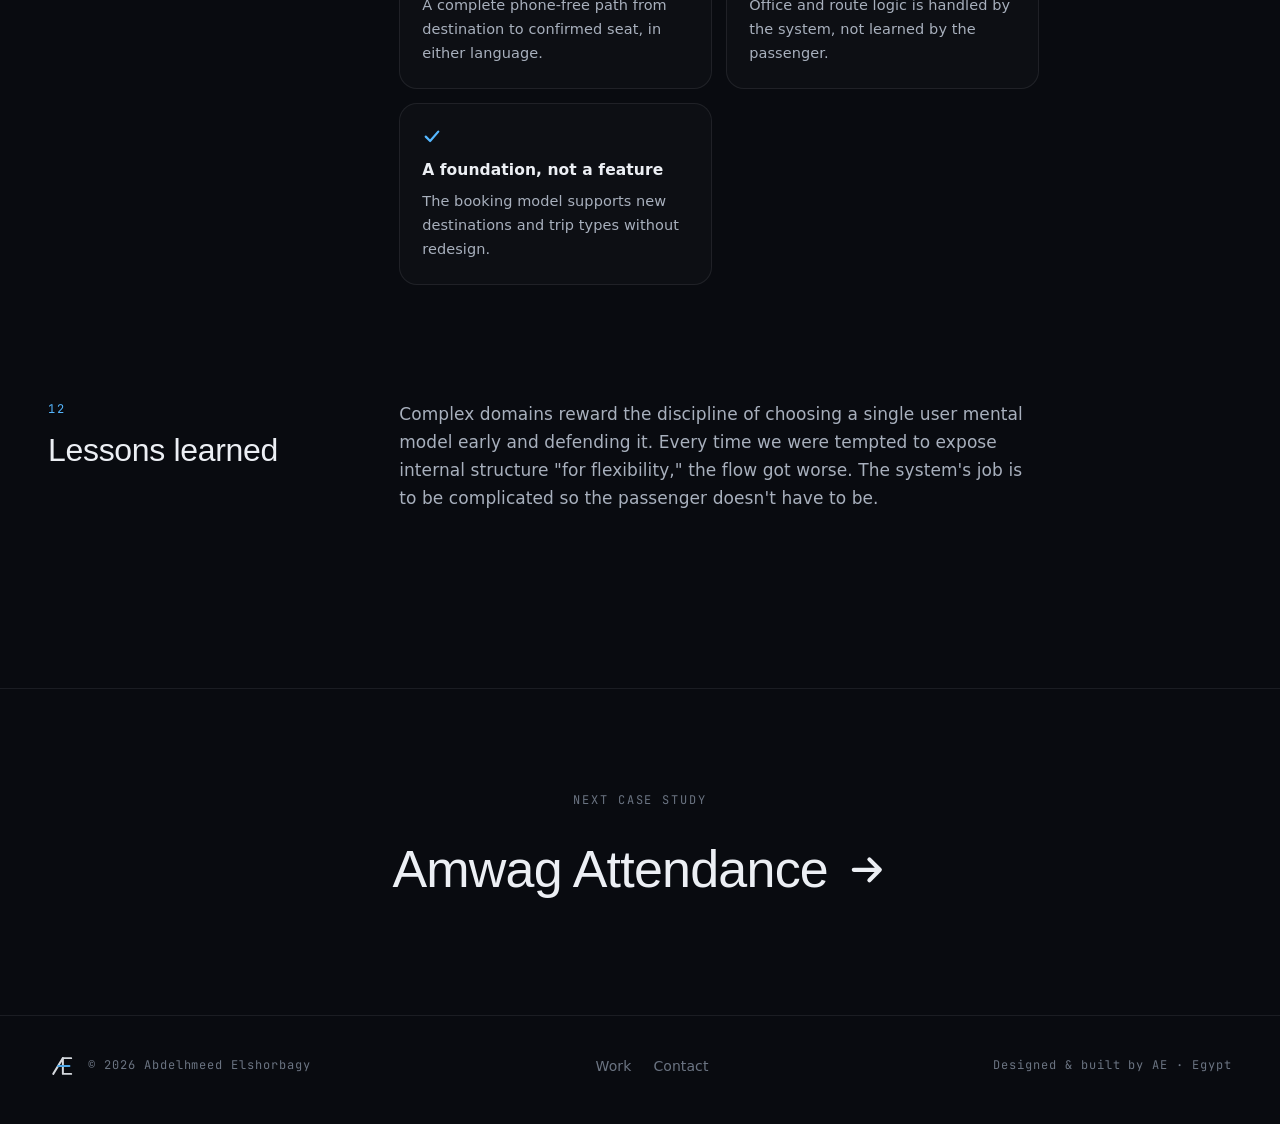
<file: archive/amwag-travel.html>
<!DOCTYPE html>
<html lang="en">
<head>
  <meta charset="UTF-8" />
  <meta name="robots" content="noindex, nofollow" />
  <meta name="viewport" content="width=device-width, initial-scale=1.0" />
  <title>Amwag Travel — Case Study · Abdelhmeed Elshorbagy</title>
  <meta name="description" content="Case study: a bilingual mobile booking experience for intercity transportation — destinations, offices, trip types, seat selection, payments, and tickets." />
  <meta property="og:type" content="article" />
  <meta property="og:title" content="Amwag Travel — bilingual transportation booking, designed for real passengers" />
  <meta property="og:description" content="How complex booking logic — destinations, office hierarchies, trip types, seat maps — became a simple bilingual mobile experience." />
  <meta property="og:image" content="../assets/og.png" />
  <link rel="icon" type="image/svg+xml" href="../assets/favicon.svg" />
  <link rel="preconnect" href="https://api.fontshare.com" crossorigin />
  <link href="https://api.fontshare.com/v2/css?f[]=clash-display@400,500,600&f[]=general-sans@400,500,600&display=swap" rel="stylesheet" />
  <link href="https://fonts.googleapis.com/css2?family=JetBrains+Mono:wght@400;500&display=swap" rel="stylesheet" />
  <link rel="stylesheet" href="legacy/main.css" />
  <noscript><style>.reveal{opacity:1!important;transform:none!important}</style></noscript>
</head>
<body>
  <svg width="0" height="0" style="position:absolute" aria-hidden="true">
    <defs>
      <g id="ae-mark" fill="none" stroke-width="4.5" stroke-linecap="round" stroke-linejoin="round">
        <path d="M12 50 L34 14" stroke="currentColor"/>
        <path d="M53 14 H34 V50 H53" stroke="currentColor"/>
        <path d="M23 32 H49" stroke="#55b7ff"/>
      </g>
      <g id="i-arrow"><path d="M3 8h10M9 4l4 4-4 4" fill="none" stroke="currentColor" stroke-width="1.6" stroke-linecap="round" stroke-linejoin="round"/></g>
      <g id="i-check"><path d="M3 8.5 6.5 12 13 4.5" fill="none" stroke="currentColor" stroke-width="1.8" stroke-linecap="round" stroke-linejoin="round"/></g>
    </defs>
  </svg>

  <a class="skip-link" href="#main">Skip to content</a>

  <header class="nav" id="nav">
    <div class="nav-inner">
      <a class="nav-logo" href="../index.html" aria-label="AE — home">
        <svg viewBox="0 0 64 64"><use href="#ae-mark" style="color:#eceff4"/></svg>
        <span class="logo-name">Abdelhmeed Elshorbagy</span>
      </a>
      <nav class="nav-links" aria-label="Primary">
        <a href="../index.html#work">Work</a>
        <a href="../index.html#expertise">Expertise</a>
        <a href="../index.html#about">About</a>
        <a href="../index.html#contact">Contact</a>
      </nav>
      <a class="nav-cta" href="../index.html#contact">
        <span class="dot-live" aria-hidden="true"></span>
        Available for projects
      </a>
      <button class="nav-burger" id="nav-burger" aria-expanded="false" aria-controls="mobile-menu" aria-label="Menu">
        <span></span><span></span>
      </button>
    </div>
  </header>
  <div class="mobile-menu" id="mobile-menu">
    <a href="../index.html#work">Work</a>
    <a href="../index.html#expertise">Expertise</a>
    <a href="../index.html#about">About</a>
    <a href="../index.html#contact">Contact</a>
  </div>

  <main id="main">
    <section class="cs-hero">
      <div class="container">
        <p class="crumb reveal"><a href="../index.html#work">Selected work</a> <span>/</span> Case study 01</p>
        <h1 class="reveal">Amwag Travel — booking a seat should feel this simple.</h1>
        <p class="cs-lede reveal">
          A bilingual mobile experience for intercity transportation: destinations,
          office hierarchies, trip types, seat maps, payments, and tickets — designed
          so the passenger never feels the complexity underneath.
        </p>
        <div class="cs-facts reveal">
          <div class="cs-fact"><span class="k">Category</span><span class="v">Mobile product · Travel &amp; transportation</span></div>
          <div class="cs-fact"><span class="k">Role</span><span class="v">Product thinking · UX architecture · UI design · Technical direction</span></div>
          <div class="cs-fact"><span class="k">Languages</span><span class="v">Arabic (RTL) &amp; English (LTR)</span></div>
          <div class="cs-fact"><span class="k">Timeline</span><span class="v"><span class="placeholder-tag">add dates</span></span></div>
        </div>
      </div>
    </section>

    <div class="cs-body">

      <section class="cs-section container reveal">
        <aside><span class="cs-num">01</span><h2>Context</h2></aside>
        <div class="cs-prose">
          <p>Amwag operates intercity transportation with a network of offices,
             destinations, and trip types. Booking historically depended on phone
             calls and physical offices — which works, but caps how many passengers
             the operation can serve and how predictably seats fill.</p>
          <p>The mobile application had to become the primary booking channel for a
             customer base that is bilingual, mobile-first, and used to consumer apps
             that just work.</p>
        </div>
      </section>

      <section class="cs-section container reveal">
        <aside><span class="cs-num">02</span><h2>Business problem</h2></aside>
        <div class="cs-prose">
          <p>The operation's structure is genuinely complex: destinations map to
             offices, offices to routes, routes to trip types and schedules, and every
             departure carries its own seat inventory and pricing. Staff can hold that
             model in their heads. Customers cannot — and shouldn't have to.</p>
          <ul>
            <li>Bookings bottlenecked on staff availability and office hours.</li>
            <li>Seat inventory lived in the operation, invisible to the customer.</li>
            <li>Every booking rule the customer had to learn was a booking lost.</li>
          </ul>
        </div>
      </section>

      <section class="cs-section container reveal">
        <aside><span class="cs-num">03</span><h2>User problem</h2></aside>
        <div class="cs-prose">
          <p>A passenger has one job: get from here to there, on a seat they chose,
             with a ticket they trust. Anything that interrupts that — unclear office
             hierarchies, ambiguous trip types, payment anxiety, lost tickets — breaks
             confidence in the whole service.</p>
          <p>And it has to work identically in Arabic and English. Not translated as an
             afterthought: designed for RTL from the first wireframe.</p>
        </div>
      </section>

      <section class="cs-section container reveal">
        <aside><span class="cs-num">04</span><h2>Constraints</h2></aside>
        <div class="cs-prose">
          <ul>
            <li>The app must mirror real operational structure — offices and schedules
                are facts, not design choices.</li>
            <li>Full bilingual parity: every flow, state, and edge case in both
                directions of text.</li>
            <li>Seat selection must reflect live availability to avoid double-booking.</li>
            <li>Customers range widely in tech comfort — flows must survive first-time
                users.</li>
          </ul>
        </div>
      </section>

      <section class="cs-section container reveal">
        <aside><span class="cs-num">05</span><h2>My role</h2></aside>
        <div class="cs-prose">
          <p>I owned the product end to end: translating the transportation workflow
             into a product model, architecting the UX, designing the bilingual UI
             system, and directing the technical implementation — including how booking
             state, seat inventory, and tickets flow through the system.</p>
        </div>
      </section>

      <section class="cs-section container reveal">
        <aside><span class="cs-num">06</span><h2>Product strategy</h2></aside>
        <div class="cs-prose">
          <p>The core decision: <strong>the customer never navigates the company's
             structure — the app translates it.</strong> Passengers think
             "destination → date → seat," so that became the spine of the experience.
             Office hierarchies, routes, and trip types resolve behind the scenes and
             surface only when they change the passenger's decision.</p>
          <p>Everything else was prioritised against one question: does this step move
             the passenger closer to a confirmed seat?</p>
        </div>
      </section>

      <!-- Booking flow diagram -->
      <div class="cs-band reveal">
        <div class="container">
          <div class="flow" role="img" aria-label="Booking flow: destination, trip and date, seat selection, payment, ticket">
            <span class="step">Choose destination</span>
            <span class="arrow" aria-hidden="true">→</span>
            <span class="step">Trip type &amp; date</span>
            <span class="arrow" aria-hidden="true">→</span>
            <span class="step hot">Pick your seat</span>
            <span class="arrow" aria-hidden="true">→</span>
            <span class="step">Pay</span>
            <span class="arrow" aria-hidden="true">→</span>
            <span class="step hot">Ticket in hand</span>
          </div>
          <p class="band-note">The passenger's mental model — five steps, no org charts.</p>
        </div>
      </div>

      <section class="cs-section container reveal">
        <aside><span class="cs-num">07</span><h2>UX &amp; system architecture</h2></aside>
        <div class="cs-prose">
          <p>The booking flow is a state machine, and the UX treats it that way: each
             step validates before the next unlocks, and the passenger can always see
             where they are and step back without losing progress.</p>
          <h3>Structural decisions</h3>
          <ul>
            <li><strong>Destination-first search</strong> — offices are resolved from the
                destination, never chosen from an abstract list.</li>
            <li><strong>Seat map as the centrepiece</strong> — a visual map with live
                availability turned the most complex step into the most satisfying one.</li>
            <li><strong>Tickets as persistent objects</strong> — bookings live in a wallet
                with clear states: upcoming, used, cancelled.</li>
            <li><strong>Mirrored layouts</strong> — every screen was designed in RTL and
                LTR simultaneously, so neither language feels like the translation.</li>
          </ul>
        </div>
      </section>

      <section class="cs-section container reveal">
        <aside><span class="cs-num">08</span><h2>Design decisions</h2></aside>
        <div class="cs-prose">
          <p>The visual language is calm and confident: generous spacing, a restrained
             palette, and typography tuned separately for Arabic and Latin scripts so
             both feel native. Progress is always visible; errors are written in human
             language; and the confirmed-ticket moment gets deliberate visual weight —
             it's the emotional payoff of the whole flow.</p>
        </div>
      </section>

      <!-- Product screens -->
      <div class="container reveal">
        <div class="cs-shots">
          <p class="shots-label">Onboarding &amp; account</p>
          <div class="shots-phones">
            <figure class="shot">
              <span class="frame"><img src="../assets/img/amwag-travel/01-welcome.png" alt="Amwag Travel welcome screen with a coach at sunset and create-account and log-in options" loading="lazy" /></span>
              <figcaption><b>Welcome aboard</b> — the brand's first impression, with a guest path for the hesitant.</figcaption>
            </figure>
            <figure class="shot">
              <span class="frame"><img src="../assets/img/amwag-travel/02-login.png" alt="Log-in screen offering email or passkey sign-in" loading="lazy" /></span>
              <figcaption><b>Log in</b> — email, phone, or a passkey verified with Face&nbsp;ID / fingerprint.</figcaption>
            </figure>
            <figure class="shot">
              <span class="frame"><img src="../assets/img/amwag-travel/03-signup.png" alt="Create-account sign-up screen" loading="lazy" /></span>
              <figcaption><b>Create account</b> — the shortest honest path to a first booking.</figcaption>
            </figure>
            <figure class="shot">
              <span class="frame"><img src="../assets/img/amwag-travel/04-otp-verify.png" alt="One-time passcode verification screen" loading="lazy" /></span>
              <figcaption><b>Verify</b> — a one-time code confirms the number that holds the ticket.</figcaption>
            </figure>
            <figure class="shot">
              <span class="frame"><img src="../assets/img/amwag-travel/05-forgot-password.png" alt="Forgot-password recovery screen" loading="lazy" /></span>
              <figcaption><b>Recovery</b> — a calm, unambiguous way back in.</figcaption>
            </figure>
            <figure class="shot">
              <span class="frame"><img src="../assets/img/amwag-travel/06-success.png" alt="Account-ready success screen" loading="lazy" /></span>
              <figcaption><b>Account ready</b> — a clear finish line before the real journey begins.</figcaption>
            </figure>
          </div>
        </div>

        <div class="cs-shots">
          <p class="shots-label">The booking flow — destination to ticket</p>
          <div class="shots-phones">
            <figure class="shot">
              <span class="frame"><img src="../assets/img/amwag-travel/01-home.png" alt="Home screen with destination-first search and the next upcoming trip" loading="lazy" /></span>
              <figcaption><b>Home</b> — destination-first search, with the next trip and open tickets surfaced.</figcaption>
            </figure>
            <figure class="shot">
              <span class="frame"><img src="../assets/img/amwag-travel/02-search-results.png" alt="Available buses list with class and time-of-day filters" loading="lazy" /></span>
              <figcaption><b>Available buses</b> — filter by coach class and time of day; fares and seats-left in view.</figcaption>
            </figure>
            <figure class="shot">
              <span class="frame"><img src="../assets/img/amwag-travel/03-seat-map.png" alt="Seat selection map showing available, selected, and occupied seats" loading="lazy" /></span>
              <figcaption><b>Pick your seat</b> — a live availability map turns the hardest step into the most satisfying one.</figcaption>
            </figure>
            <figure class="shot">
              <span class="frame"><img src="../assets/img/amwag-travel/04-passenger-details.png" alt="Passenger details entry screen" loading="lazy" /></span>
              <figcaption><b>Passenger details</b> — only what the ticket actually needs.</figcaption>
            </figure>
            <figure class="shot">
              <span class="frame"><img src="../assets/img/amwag-travel/05-payment.png" alt="Payment screen with wallet points, card, Apple Pay, and Fawry options" loading="lazy" /></span>
              <figcaption><b>Payment</b> — wallet points, card / Apple&nbsp;Pay, or Fawry cash. Nothing charged until confirmed.</figcaption>
            </figure>
            <figure class="shot">
              <span class="frame"><img src="../assets/img/amwag-travel/06-booking-confirmed.png" alt="Booking confirmed screen with ticket and QR code" loading="lazy" /></span>
              <figcaption><b>Booking confirmed</b> — the emotional payoff: a trusted ticket with a QR to board.</figcaption>
            </figure>
            <figure class="shot">
              <span class="frame"><img src="../assets/img/amwag-travel/07-my-bookings.png" alt="My bookings wallet with upcoming, open, completed, and cancelled tabs" loading="lazy" /></span>
              <figcaption><b>My bookings</b> — a wallet of tickets: upcoming, open, completed, cancelled.</figcaption>
            </figure>
            <figure class="shot">
              <span class="frame"><img src="../assets/img/amwag-travel/08-booking-details.png" alt="Detailed view of a single booking" loading="lazy" /></span>
              <figcaption><b>Booking details</b> — every fact about a trip in one persistent object.</figcaption>
            </figure>
            <figure class="shot">
              <span class="frame"><img src="../assets/img/amwag-travel/09-notifications.png" alt="Notifications screen" loading="lazy" /></span>
              <figcaption><b>Notifications</b> — trip reminders and status, without noise.</figcaption>
            </figure>
            <figure class="shot">
              <span class="frame"><img src="../assets/img/amwag-travel/10-account.png" alt="Account screen with the Amwag wallet, points, and payment methods" loading="lazy" /></span>
              <figcaption><b>Account &amp; wallet</b> — loyalty points that convert to seat discounts, and saved payment methods.</figcaption>
            </figure>
            <figure class="shot">
              <span class="frame"><img src="../assets/img/amwag-travel/12-edit-reschedule.png" alt="Edit and reschedule a booking screen" loading="lazy" /></span>
              <figcaption><b>Edit &amp; reschedule</b> — plans change; the ticket changes with them.</figcaption>
            </figure>
          </div>
          <p class="band-note" style="text-align:left;margin-top:22px">Every screen was designed in Arabic (RTL) and English (LTR) in parallel — neither language is the translation.</p>
        </div>
      </div>

      <section class="cs-section container reveal">
        <aside><span class="cs-num">09</span><h2>Technical implementation</h2></aside>
        <div class="cs-prose">
          <p>The implementation follows the same separation the UX promises: a clean
             booking API that owns availability and state, with the app as a fast,
             resilient client.</p>
          <ul>
            <li>Seat availability checked at selection and re-validated at payment to
                prevent double-booking.</li>
            <li>Booking state modelled explicitly — pending, held, paid, issued,
                cancelled — so every screen renders from one source of truth.</li>
            <li>Localisation built into the data layer, not bolted onto the UI.</li>
          </ul>
        </div>
      </section>

      <section class="cs-section container reveal">
        <aside><span class="cs-num">10</span><h2>Challenges &amp; trade-offs</h2></aside>
        <div class="cs-prose">
          <p><strong>Fidelity vs. simplicity.</strong> The hardest calls were about what
             <em>not</em> to show. Exposing the full office/route model would have been
             "accurate" — and unusable. We collapsed it, and accepted that a few
             operational edge cases route to staff instead of self-service.</p>
          <p><strong>Bilingual parity costs real effort.</strong> Designing RTL-first
             roughly doubles layout thinking early on. It was the right trade: retrofitting
             RTL later is where bilingual apps usually break.</p>
        </div>
      </section>

      <section class="cs-section container reveal">
        <aside><span class="cs-num">11</span><h2>Outcome</h2></aside>
        <div class="cs-prose">
          <p>Qualitative outcomes — stated honestly, without invented numbers:</p>
          <div class="outcomes">
            <div class="outcome-card">
              <svg viewBox="0 0 16 16"><use href="#i-check"/></svg>
              <p><strong>Self-service booking</strong>A complete phone-free path from
              destination to confirmed seat, in either language.</p>
            </div>
            <div class="outcome-card">
              <svg viewBox="0 0 16 16"><use href="#i-check"/></svg>
              <p><strong>Complexity absorbed</strong>Office and route logic is handled by
              the system, not learned by the passenger.</p>
            </div>
            <div class="outcome-card">
              <svg viewBox="0 0 16 16"><use href="#i-check"/></svg>
              <p><strong>A foundation, not a feature</strong>The booking model supports
              new destinations and trip types without redesign.</p>
            </div>
          </div>
        </div>
      </section>

      <section class="cs-section container reveal">
        <aside><span class="cs-num">12</span><h2>Lessons learned</h2></aside>
        <div class="cs-prose">
          <p>Complex domains reward the discipline of choosing a single user mental
             model early and defending it. Every time we were tempted to expose internal
             structure "for flexibility," the flow got worse. The system's job is to be
             complicated so the passenger doesn't have to be.</p>
        </div>
      </section>
    </div>

    <div class="cs-next">
      <div class="container">
        <span class="k">Next case study</span>
        <a class="next-title" href="amwag-attendance.html">
          Amwag Attendance
          <svg viewBox="0 0 16 16" aria-hidden="true"><use href="#i-arrow"/></svg>
        </a>
      </div>
    </div>
  </main>

  <footer class="footer">
    <div class="container footer-inner">
      <a class="sig" href="../index.html" aria-label="AE — home">
        <svg viewBox="0 0 64 64"><use href="#ae-mark" style="color:#eceff4"/></svg>
        <small>© <span id="year">2026</span> Abdelhmeed Elshorbagy</small>
      </a>
      <nav class="footer-nav" aria-label="Footer">
        <a href="../index.html#work">Work</a>
        <a href="../index.html#contact">Contact</a>
      </nav>
      <small>Designed &amp; built by AE · Egypt</small>
    </div>
  </footer>

  <script src="legacy/main.js" defer></script>
</body>
</html>
</file>
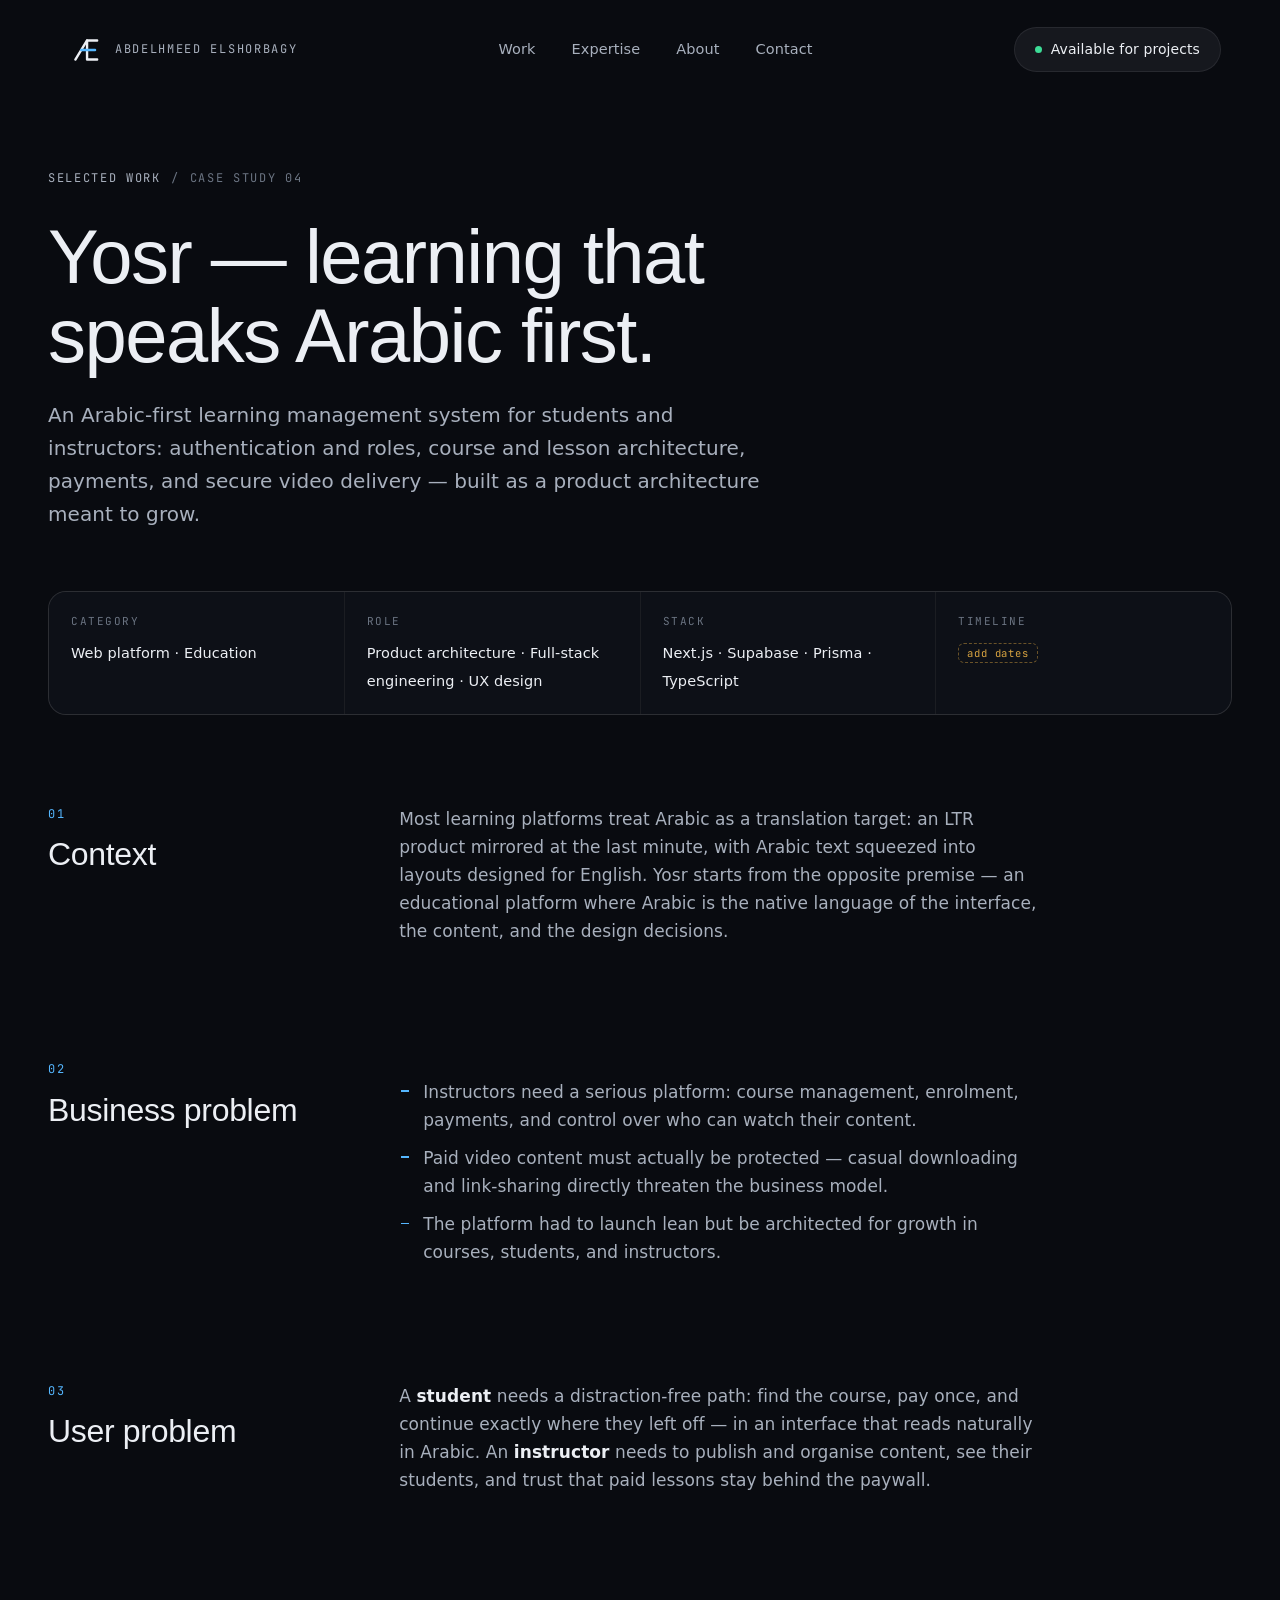
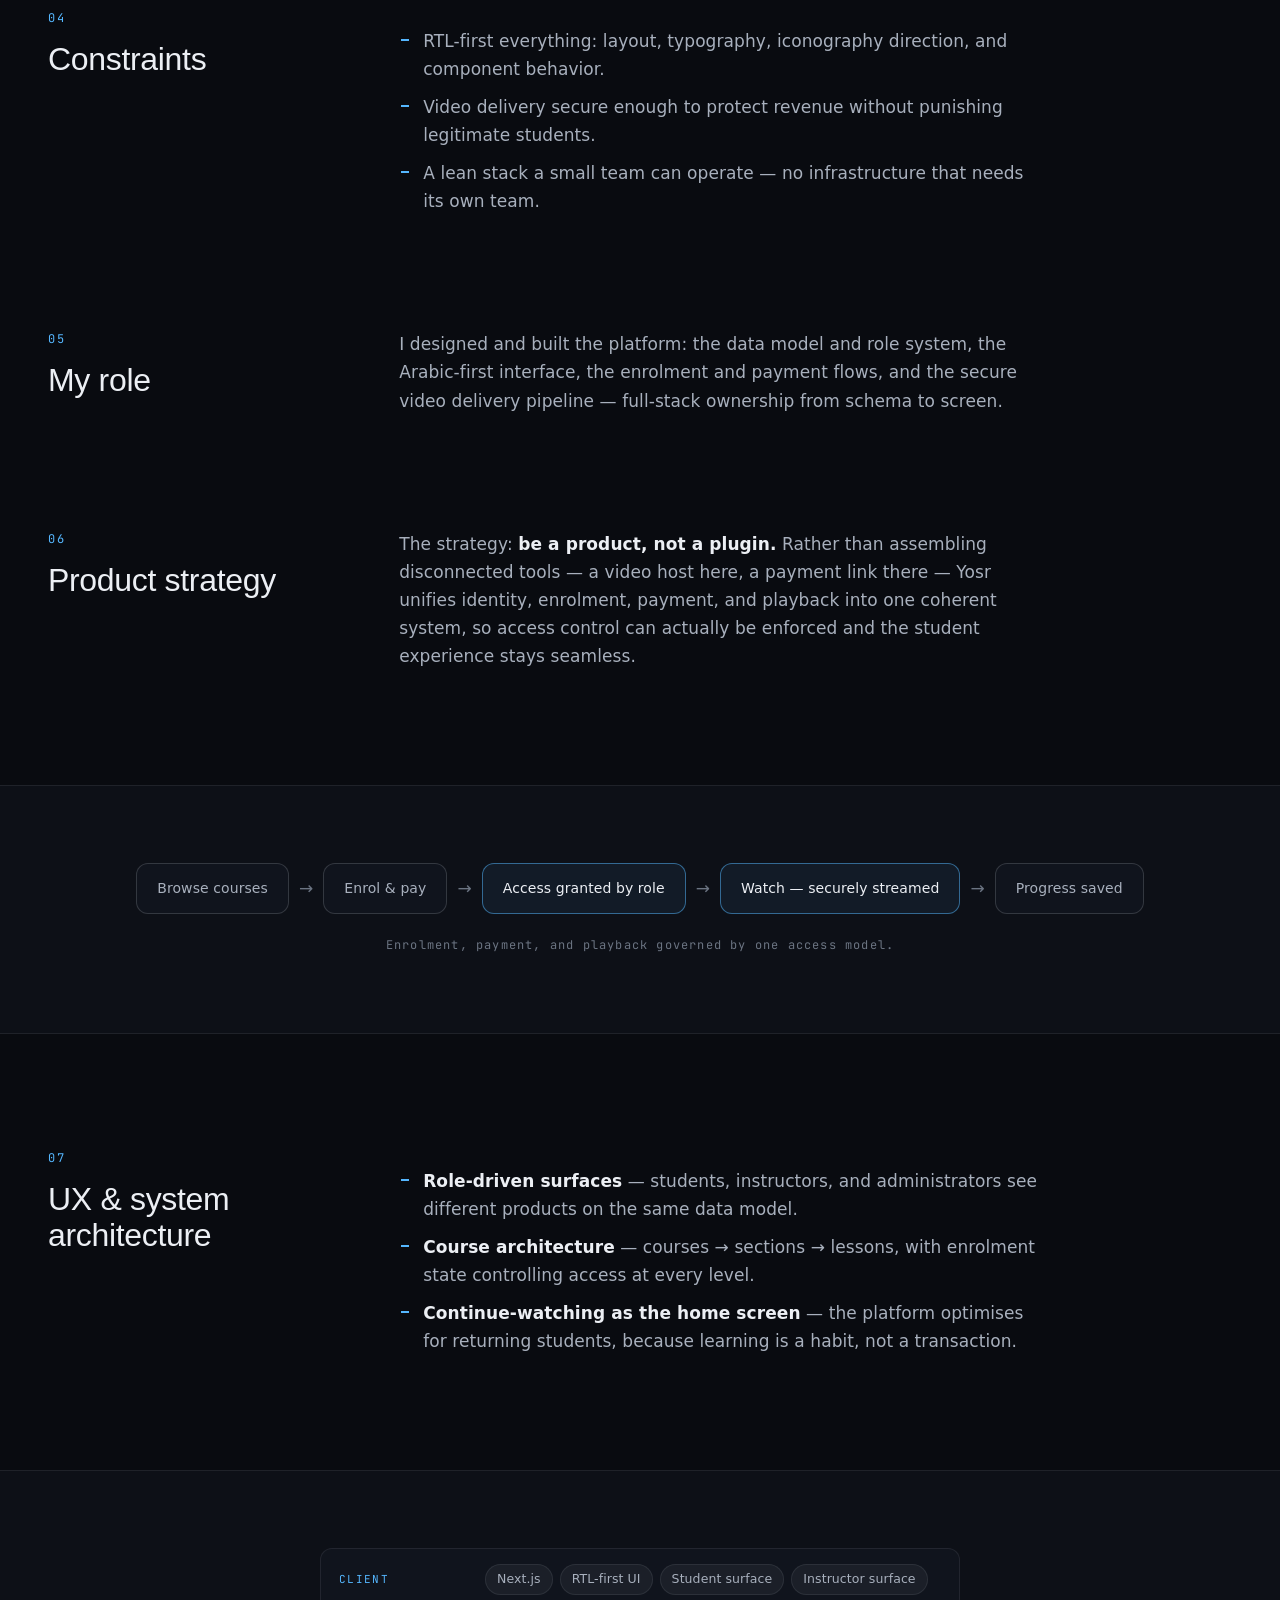
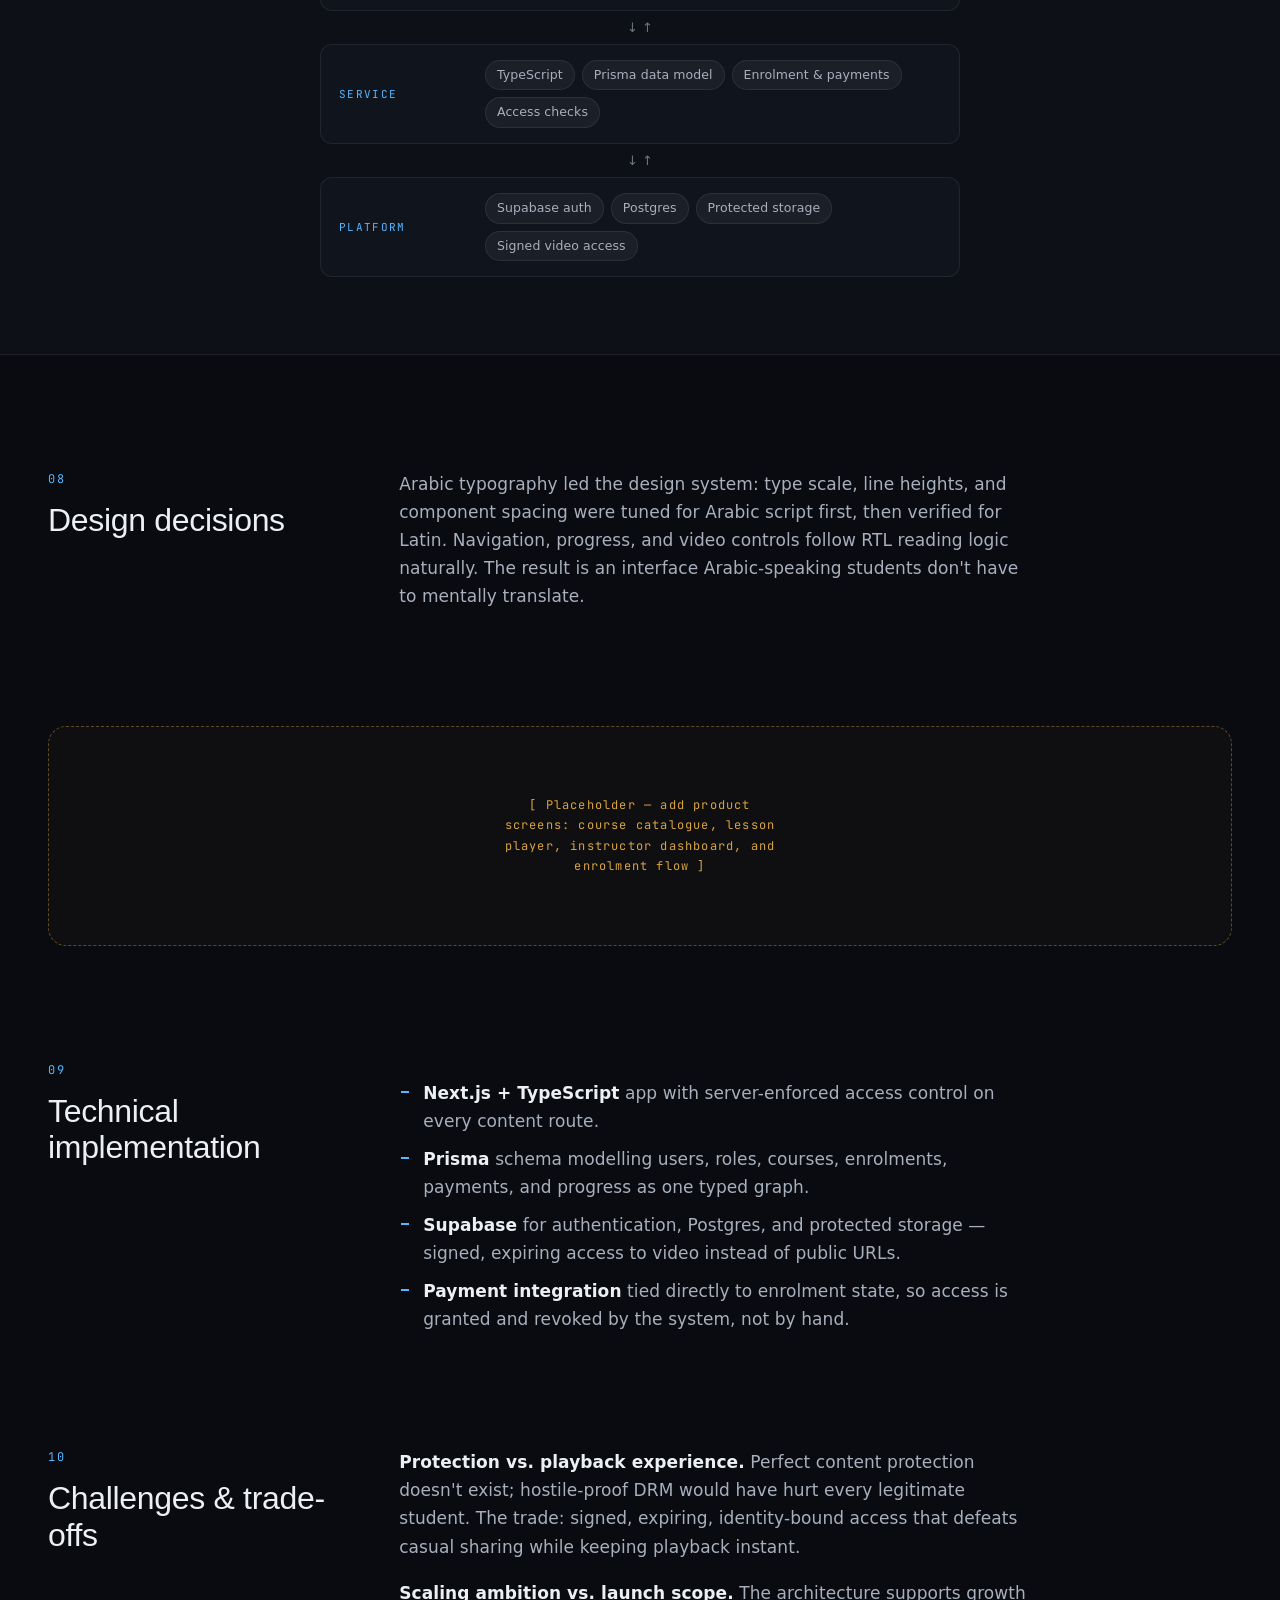
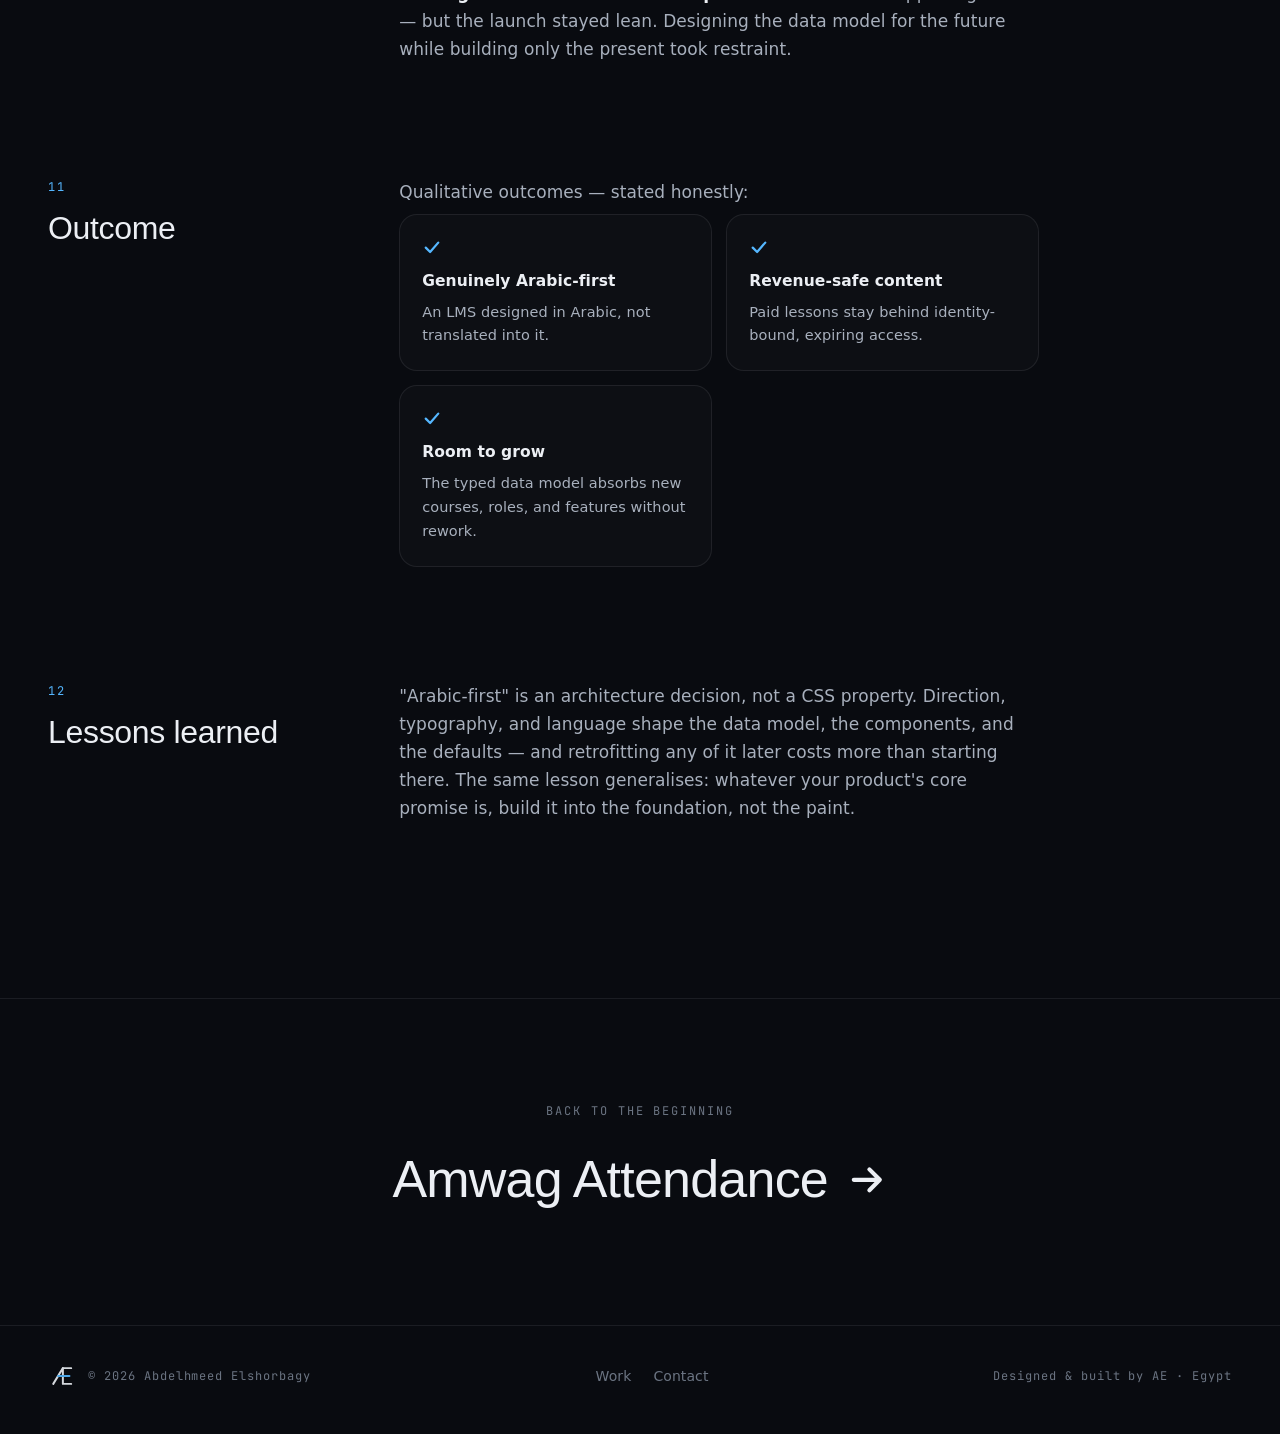
<file: archive/yosr-platform.html>
<!DOCTYPE html>
<html lang="en">
<head>
  <meta charset="UTF-8" />
  <meta name="robots" content="noindex, nofollow" />
  <meta name="viewport" content="width=device-width, initial-scale=1.0" />
  <title>Yosr Educational Platform — Case Study · Abdelhmeed Elshorbagy</title>
  <meta name="description" content="Case study: an Arabic-first learning management system — authentication and roles, course architecture, payments, and secure video delivery on Next.js, Supabase, Prisma, and TypeScript." />
  <meta property="og:type" content="article" />
  <meta property="og:title" content="Yosr — an Arabic-first learning platform built to scale" />
  <meta property="og:description" content="Arabic-first UX, secure video delivery, payments, and a scalable product architecture for students and instructors." />
  <meta property="og:image" content="../assets/og.png" />
  <link rel="icon" type="image/svg+xml" href="../assets/favicon.svg" />
  <link rel="preconnect" href="https://api.fontshare.com" crossorigin />
  <link href="https://api.fontshare.com/v2/css?f[]=clash-display@400,500,600&f[]=general-sans@400,500,600&display=swap" rel="stylesheet" />
  <link href="https://fonts.googleapis.com/css2?family=JetBrains+Mono:wght@400;500&display=swap" rel="stylesheet" />
  <link rel="stylesheet" href="legacy/main.css" />
  <noscript><style>.reveal{opacity:1!important;transform:none!important}</style></noscript>
</head>
<body>
  <svg width="0" height="0" style="position:absolute" aria-hidden="true">
    <defs>
      <g id="ae-mark" fill="none" stroke-width="4.5" stroke-linecap="round" stroke-linejoin="round">
        <path d="M12 50 L34 14" stroke="currentColor"/>
        <path d="M53 14 H34 V50 H53" stroke="currentColor"/>
        <path d="M23 32 H49" stroke="#55b7ff"/>
      </g>
      <g id="i-arrow"><path d="M3 8h10M9 4l4 4-4 4" fill="none" stroke="currentColor" stroke-width="1.6" stroke-linecap="round" stroke-linejoin="round"/></g>
      <g id="i-check"><path d="M3 8.5 6.5 12 13 4.5" fill="none" stroke="currentColor" stroke-width="1.8" stroke-linecap="round" stroke-linejoin="round"/></g>
    </defs>
  </svg>

  <a class="skip-link" href="#main">Skip to content</a>

  <header class="nav" id="nav">
    <div class="nav-inner">
      <a class="nav-logo" href="../index.html" aria-label="AE — home">
        <svg viewBox="0 0 64 64"><use href="#ae-mark" style="color:#eceff4"/></svg>
        <span class="logo-name">Abdelhmeed Elshorbagy</span>
      </a>
      <nav class="nav-links" aria-label="Primary">
        <a href="../index.html#work">Work</a>
        <a href="../index.html#expertise">Expertise</a>
        <a href="../index.html#about">About</a>
        <a href="../index.html#contact">Contact</a>
      </nav>
      <a class="nav-cta" href="../index.html#contact">
        <span class="dot-live" aria-hidden="true"></span>
        Available for projects
      </a>
      <button class="nav-burger" id="nav-burger" aria-expanded="false" aria-controls="mobile-menu" aria-label="Menu">
        <span></span><span></span>
      </button>
    </div>
  </header>
  <div class="mobile-menu" id="mobile-menu">
    <a href="../index.html#work">Work</a>
    <a href="../index.html#expertise">Expertise</a>
    <a href="../index.html#about">About</a>
    <a href="../index.html#contact">Contact</a>
  </div>

  <main id="main">
    <section class="cs-hero">
      <div class="container">
        <p class="crumb reveal"><a href="../index.html#work">Selected work</a> <span>/</span> Case study 04</p>
        <h1 class="reveal">Yosr — learning that speaks Arabic first.</h1>
        <p class="cs-lede reveal">
          An Arabic-first learning management system for students and instructors:
          authentication and roles, course and lesson architecture, payments, and
          secure video delivery — built as a product architecture meant to grow.
        </p>
        <div class="cs-facts reveal">
          <div class="cs-fact"><span class="k">Category</span><span class="v">Web platform · Education</span></div>
          <div class="cs-fact"><span class="k">Role</span><span class="v">Product architecture · Full-stack engineering · UX design</span></div>
          <div class="cs-fact"><span class="k">Stack</span><span class="v">Next.js · Supabase · Prisma · TypeScript</span></div>
          <div class="cs-fact"><span class="k">Timeline</span><span class="v"><span class="placeholder-tag">add dates</span></span></div>
        </div>
      </div>
    </section>

    <div class="cs-body">

      <section class="cs-section container reveal">
        <aside><span class="cs-num">01</span><h2>Context</h2></aside>
        <div class="cs-prose">
          <p>Most learning platforms treat Arabic as a translation target: an LTR
             product mirrored at the last minute, with Arabic text squeezed into
             layouts designed for English. Yosr starts from the opposite premise —
             an educational platform where Arabic is the native language of the
             interface, the content, and the design decisions.</p>
        </div>
      </section>

      <section class="cs-section container reveal">
        <aside><span class="cs-num">02</span><h2>Business problem</h2></aside>
        <div class="cs-prose">
          <ul>
            <li>Instructors need a serious platform: course management, enrolment,
                payments, and control over who can watch their content.</li>
            <li>Paid video content must actually be protected — casual downloading and
                link-sharing directly threaten the business model.</li>
            <li>The platform had to launch lean but be architected for growth in
                courses, students, and instructors.</li>
          </ul>
        </div>
      </section>

      <section class="cs-section container reveal">
        <aside><span class="cs-num">03</span><h2>User problem</h2></aside>
        <div class="cs-prose">
          <p>A <strong>student</strong> needs a distraction-free path: find the course,
             pay once, and continue exactly where they left off — in an interface that
             reads naturally in Arabic. An <strong>instructor</strong> needs to publish
             and organise content, see their students, and trust that paid lessons stay
             behind the paywall.</p>
        </div>
      </section>

      <section class="cs-section container reveal">
        <aside><span class="cs-num">04</span><h2>Constraints</h2></aside>
        <div class="cs-prose">
          <ul>
            <li>RTL-first everything: layout, typography, iconography direction, and
                component behavior.</li>
            <li>Video delivery secure enough to protect revenue without punishing
                legitimate students.</li>
            <li>A lean stack a small team can operate — no infrastructure that needs
                its own team.</li>
          </ul>
        </div>
      </section>

      <section class="cs-section container reveal">
        <aside><span class="cs-num">05</span><h2>My role</h2></aside>
        <div class="cs-prose">
          <p>I designed and built the platform: the data model and role system, the
             Arabic-first interface, the enrolment and payment flows, and the secure
             video delivery pipeline — full-stack ownership from schema to screen.</p>
        </div>
      </section>

      <section class="cs-section container reveal">
        <aside><span class="cs-num">06</span><h2>Product strategy</h2></aside>
        <div class="cs-prose">
          <p>The strategy: <strong>be a product, not a plugin.</strong> Rather than
             assembling disconnected tools — a video host here, a payment link there —
             Yosr unifies identity, enrolment, payment, and playback into one coherent
             system, so access control can actually be enforced and the student
             experience stays seamless.</p>
        </div>
      </section>

      <!-- Student flow -->
      <div class="cs-band reveal">
        <div class="container">
          <div class="flow" role="img" aria-label="Student flow: browse courses, enrol and pay, access granted, watch securely, track progress">
            <span class="step">Browse courses</span>
            <span class="arrow" aria-hidden="true">→</span>
            <span class="step">Enrol &amp; pay</span>
            <span class="arrow" aria-hidden="true">→</span>
            <span class="step hot">Access granted by role</span>
            <span class="arrow" aria-hidden="true">→</span>
            <span class="step hot">Watch — securely streamed</span>
            <span class="arrow" aria-hidden="true">→</span>
            <span class="step">Progress saved</span>
          </div>
          <p class="band-note">Enrolment, payment, and playback governed by one access model.</p>
        </div>
      </div>

      <section class="cs-section container reveal">
        <aside><span class="cs-num">07</span><h2>UX &amp; system architecture</h2></aside>
        <div class="cs-prose">
          <ul>
            <li><strong>Role-driven surfaces</strong> — students, instructors, and
                administrators see different products on the same data model.</li>
            <li><strong>Course architecture</strong> — courses → sections → lessons,
                with enrolment state controlling access at every level.</li>
            <li><strong>Continue-watching as the home screen</strong> — the platform
                optimises for returning students, because learning is a habit, not a
                transaction.</li>
          </ul>
        </div>
      </section>

      <!-- Architecture diagram -->
      <div class="cs-band reveal">
        <div class="container">
          <div class="arch" role="img" aria-label="Architecture: Next.js RTL-first client, TypeScript with Prisma access control and payments, Supabase auth database and protected storage">
            <div class="layer">
              <span class="l-name">Client</span>
              <div class="l-items"><i>Next.js</i><i>RTL-first UI</i><i>Student surface</i><i>Instructor surface</i></div>
            </div>
            <span class="link-col" aria-hidden="true">↓ ↑</span>
            <div class="layer">
              <span class="l-name">Service</span>
              <div class="l-items"><i>TypeScript</i><i>Prisma data model</i><i>Enrolment &amp; payments</i><i>Access checks</i></div>
            </div>
            <span class="link-col" aria-hidden="true">↓ ↑</span>
            <div class="layer">
              <span class="l-name">Platform</span>
              <div class="l-items"><i>Supabase auth</i><i>Postgres</i><i>Protected storage</i><i>Signed video access</i></div>
            </div>
          </div>
        </div>
      </div>

      <section class="cs-section container reveal">
        <aside><span class="cs-num">08</span><h2>Design decisions</h2></aside>
        <div class="cs-prose">
          <p>Arabic typography led the design system: type scale, line heights, and
             component spacing were tuned for Arabic script first, then verified for
             Latin. Navigation, progress, and video controls follow RTL reading
             logic naturally. The result is an interface Arabic-speaking students
             don't have to mentally translate.</p>
        </div>
      </section>

      <div class="container reveal">
        <div class="asset-slot">
          <span>[ Placeholder — add product screens: course catalogue, lesson player,
          instructor dashboard, and enrolment flow ]</span>
        </div>
      </div>

      <section class="cs-section container reveal">
        <aside><span class="cs-num">09</span><h2>Technical implementation</h2></aside>
        <div class="cs-prose">
          <ul>
            <li><strong>Next.js + TypeScript</strong> app with server-enforced access
                control on every content route.</li>
            <li><strong>Prisma</strong> schema modelling users, roles, courses,
                enrolments, payments, and progress as one typed graph.</li>
            <li><strong>Supabase</strong> for authentication, Postgres, and protected
                storage — signed, expiring access to video instead of public URLs.</li>
            <li><strong>Payment integration</strong> tied directly to enrolment state,
                so access is granted and revoked by the system, not by hand.</li>
          </ul>
        </div>
      </section>

      <section class="cs-section container reveal">
        <aside><span class="cs-num">10</span><h2>Challenges &amp; trade-offs</h2></aside>
        <div class="cs-prose">
          <p><strong>Protection vs. playback experience.</strong> Perfect content
             protection doesn't exist; hostile-proof DRM would have hurt every
             legitimate student. The trade: signed, expiring, identity-bound access
             that defeats casual sharing while keeping playback instant.</p>
          <p><strong>Scaling ambition vs. launch scope.</strong> The architecture
             supports growth — but the launch stayed lean. Designing the data model
             for the future while building only the present took restraint.</p>
        </div>
      </section>

      <section class="cs-section container reveal">
        <aside><span class="cs-num">11</span><h2>Outcome</h2></aside>
        <div class="cs-prose">
          <p>Qualitative outcomes — stated honestly:</p>
          <div class="outcomes">
            <div class="outcome-card">
              <svg viewBox="0 0 16 16"><use href="#i-check"/></svg>
              <p><strong>Genuinely Arabic-first</strong>An LMS designed in Arabic, not
              translated into it.</p>
            </div>
            <div class="outcome-card">
              <svg viewBox="0 0 16 16"><use href="#i-check"/></svg>
              <p><strong>Revenue-safe content</strong>Paid lessons stay behind
              identity-bound, expiring access.</p>
            </div>
            <div class="outcome-card">
              <svg viewBox="0 0 16 16"><use href="#i-check"/></svg>
              <p><strong>Room to grow</strong>The typed data model absorbs new courses,
              roles, and features without rework.</p>
            </div>
          </div>
        </div>
      </section>

      <section class="cs-section container reveal">
        <aside><span class="cs-num">12</span><h2>Lessons learned</h2></aside>
        <div class="cs-prose">
          <p>"Arabic-first" is an architecture decision, not a CSS property. Direction,
             typography, and language shape the data model, the components, and the
             defaults — and retrofitting any of it later costs more than starting
             there. The same lesson generalises: whatever your product's core promise
             is, build it into the foundation, not the paint.</p>
        </div>
      </section>
    </div>

    <div class="cs-next">
      <div class="container">
        <span class="k">Back to the beginning</span>
        <a class="next-title" href="amwag-attendance.html">
          Amwag Attendance
          <svg viewBox="0 0 16 16" aria-hidden="true"><use href="#i-arrow"/></svg>
        </a>
      </div>
    </div>
  </main>

  <footer class="footer">
    <div class="container footer-inner">
      <a class="sig" href="../index.html" aria-label="AE — home">
        <svg viewBox="0 0 64 64"><use href="#ae-mark" style="color:#eceff4"/></svg>
        <small>© <span id="year">2026</span> Abdelhmeed Elshorbagy</small>
      </a>
      <nav class="footer-nav" aria-label="Footer">
        <a href="../index.html#work">Work</a>
        <a href="../index.html#contact">Contact</a>
      </nav>
      <small>Designed &amp; built by AE · Egypt</small>
    </div>
  </footer>

  <script src="legacy/main.js" defer></script>
</body>
</html>
</file>
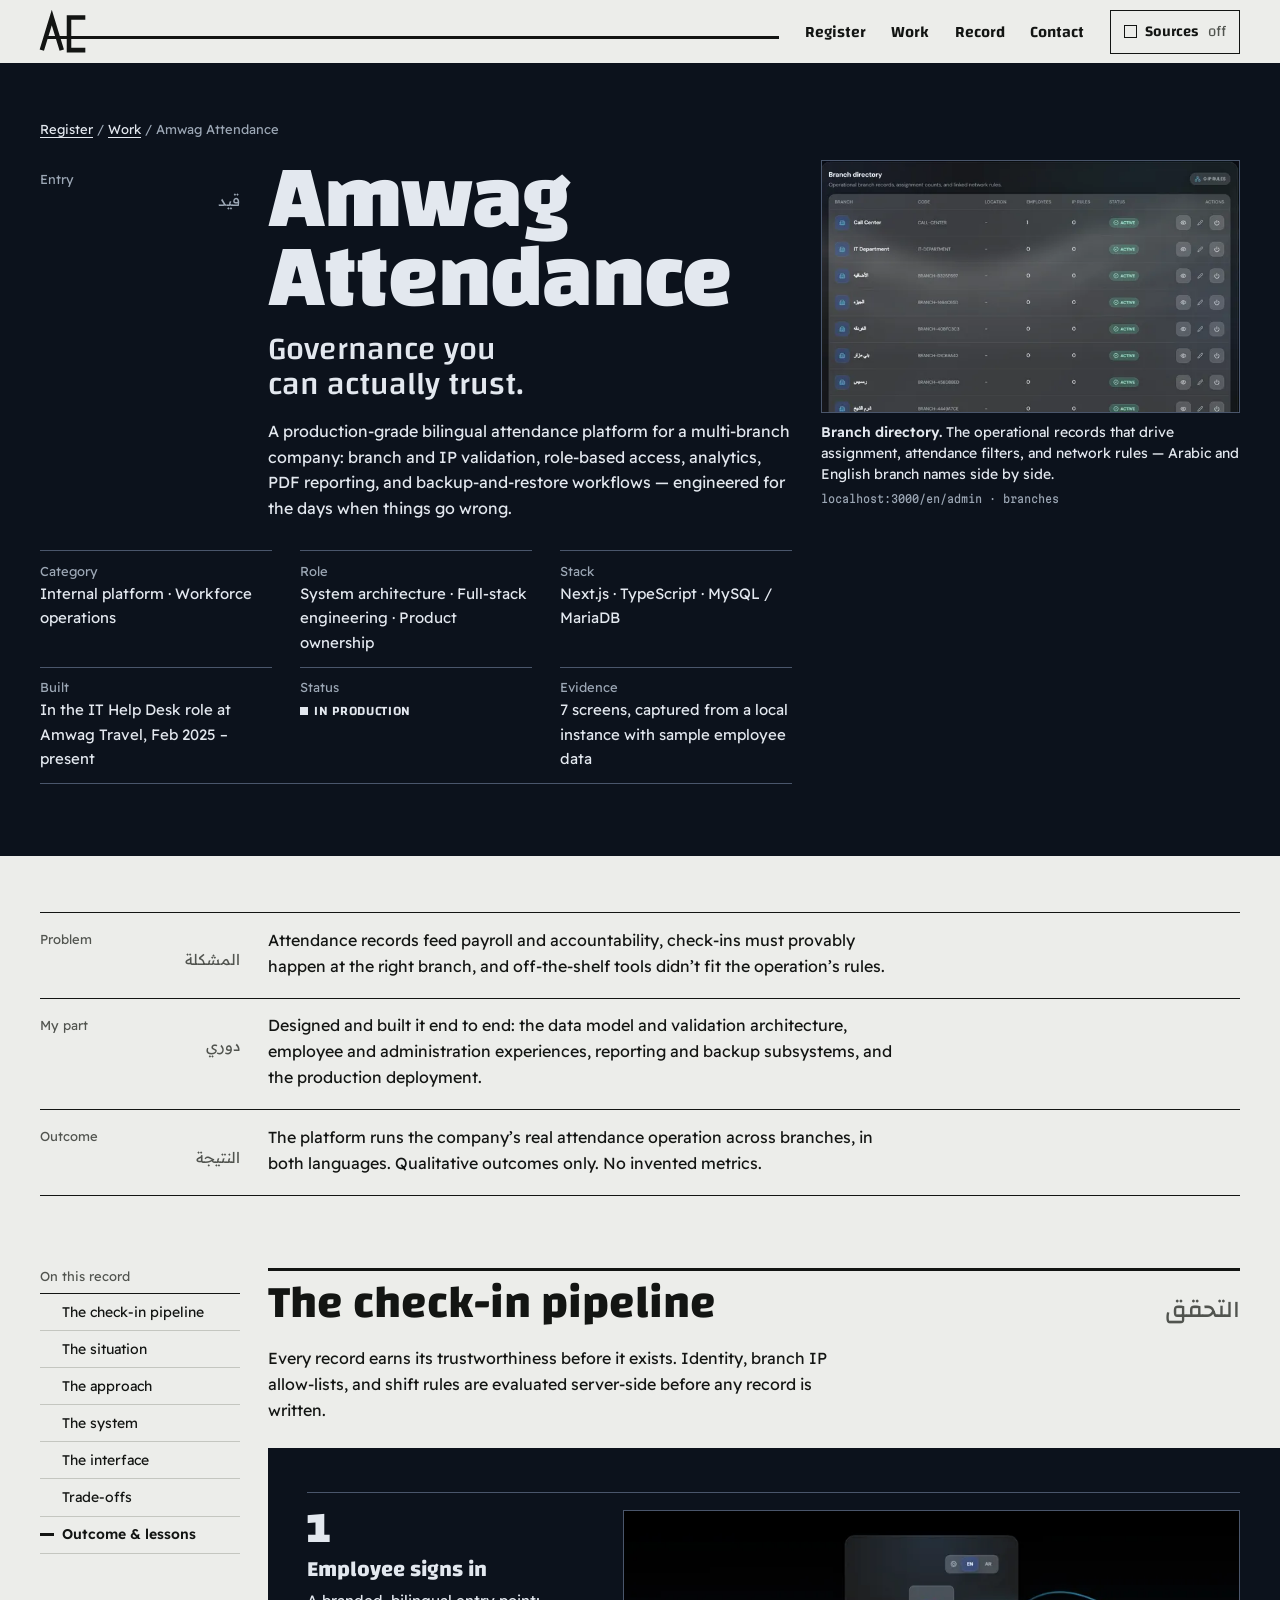
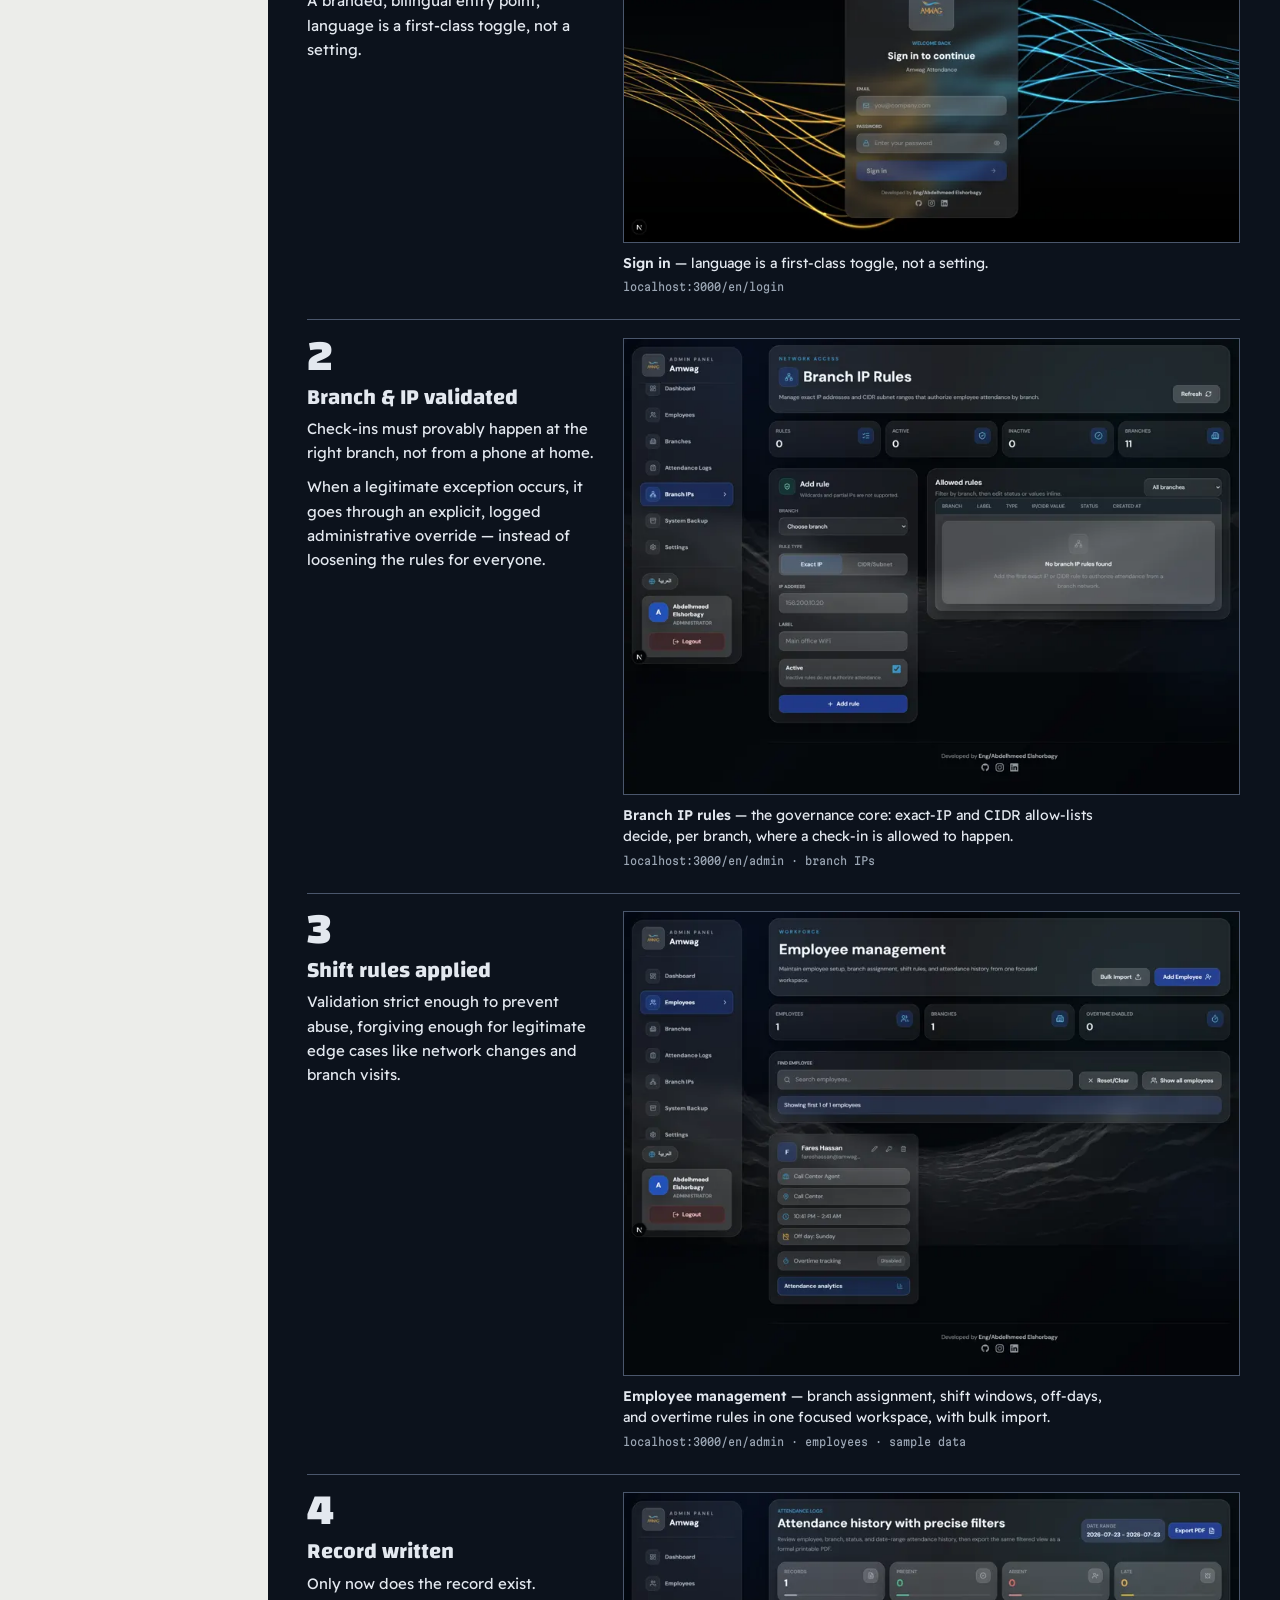
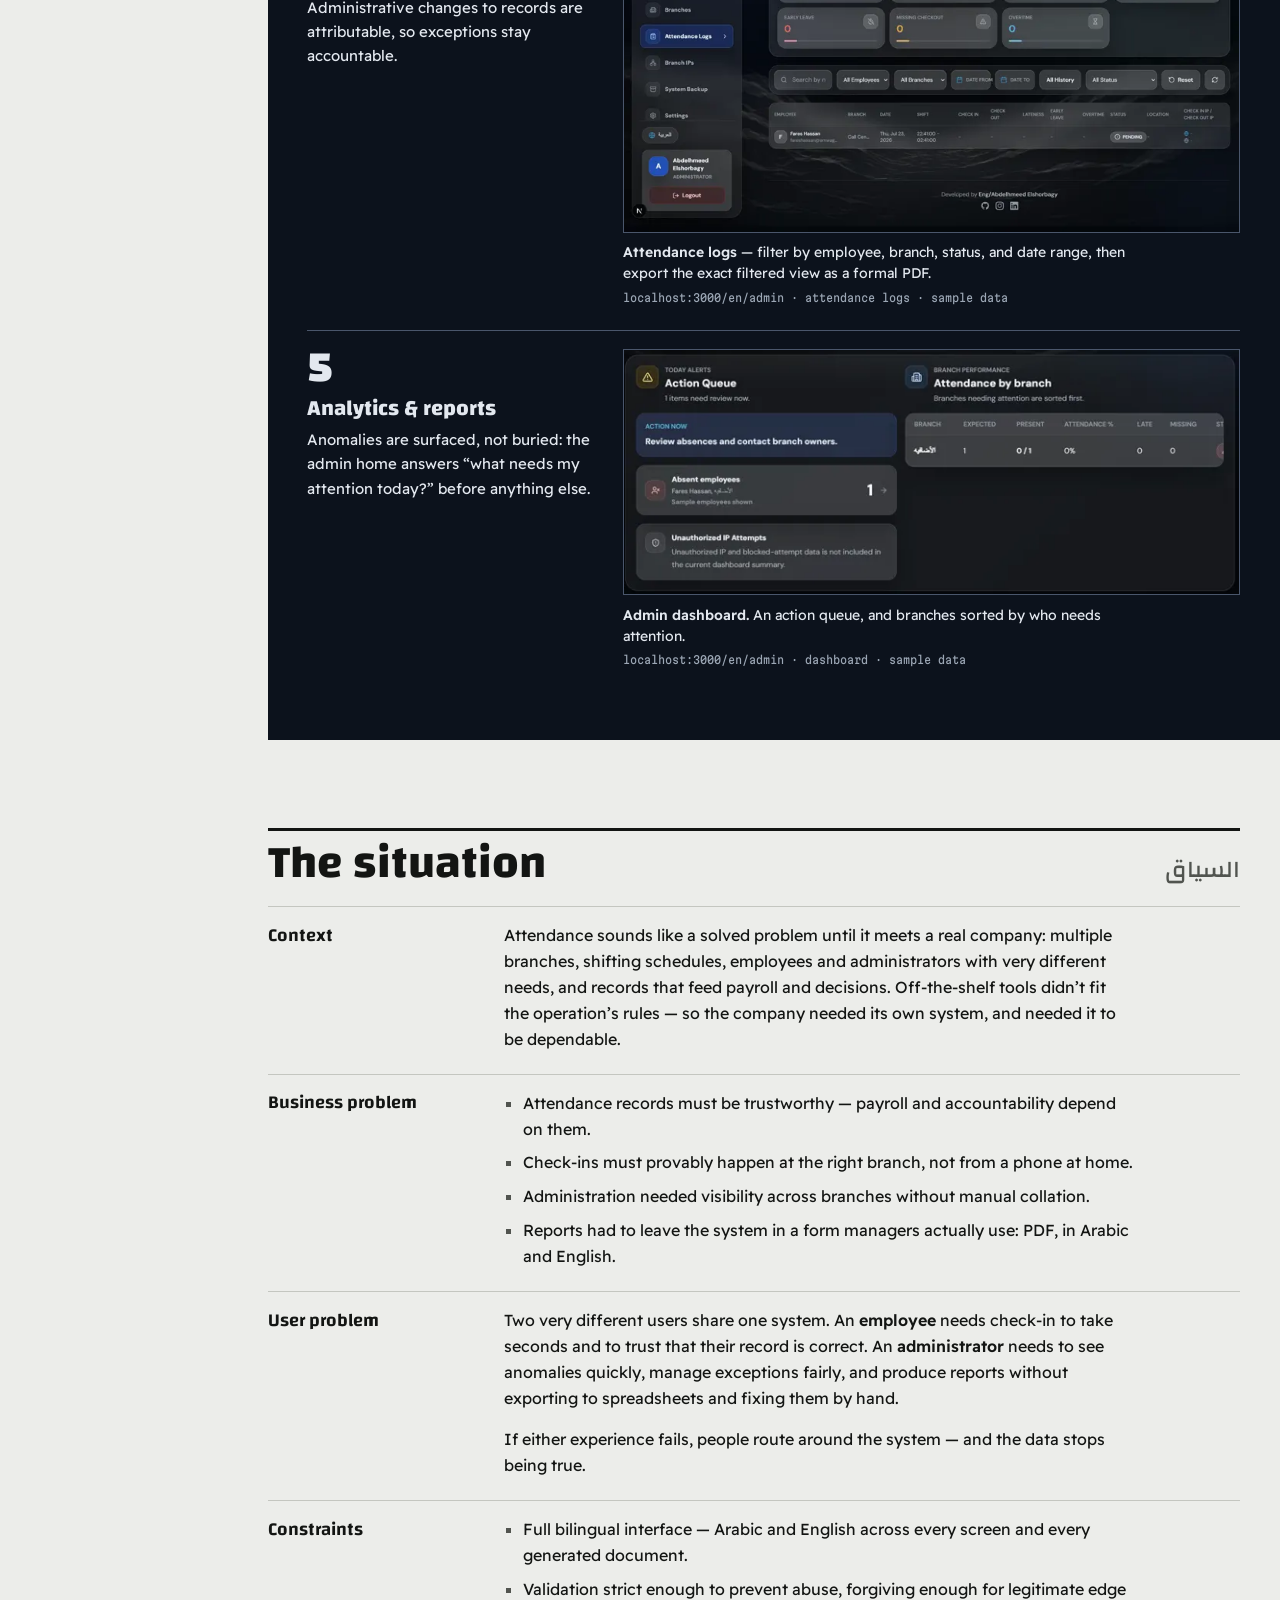
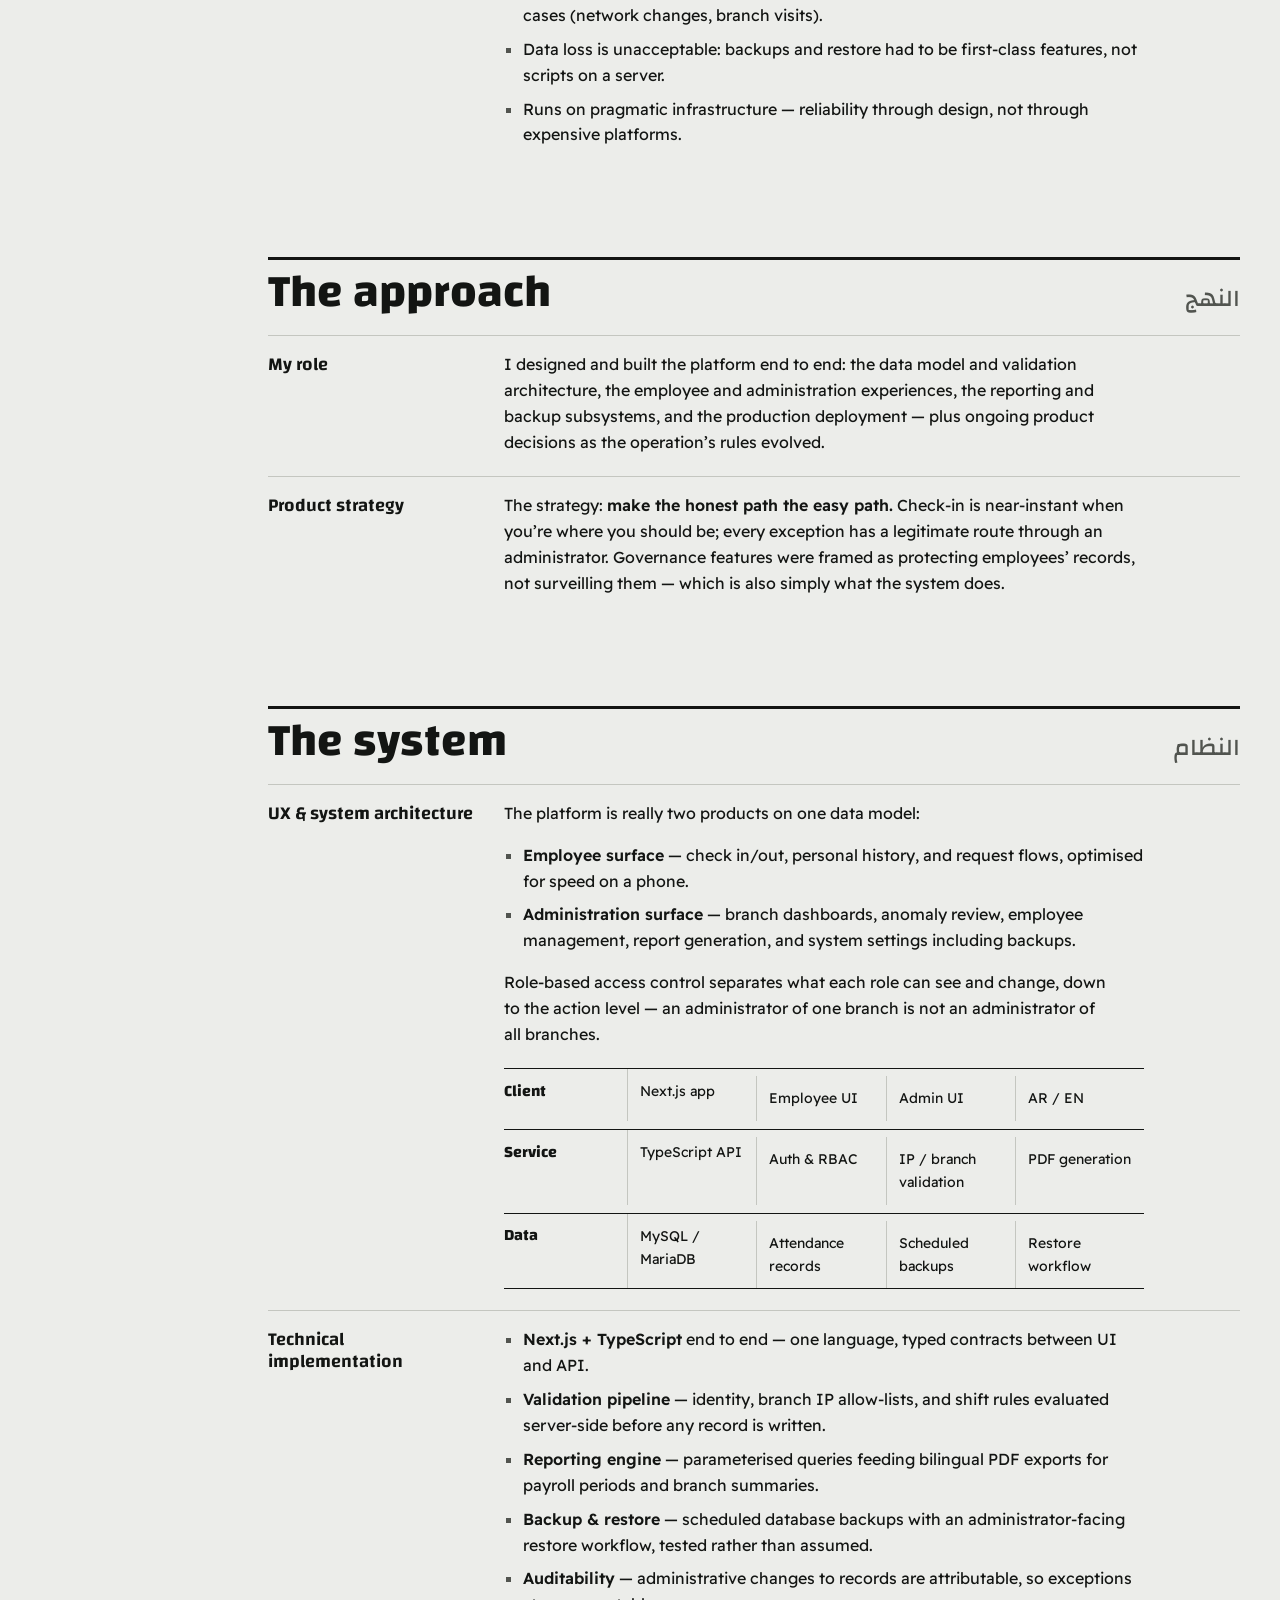
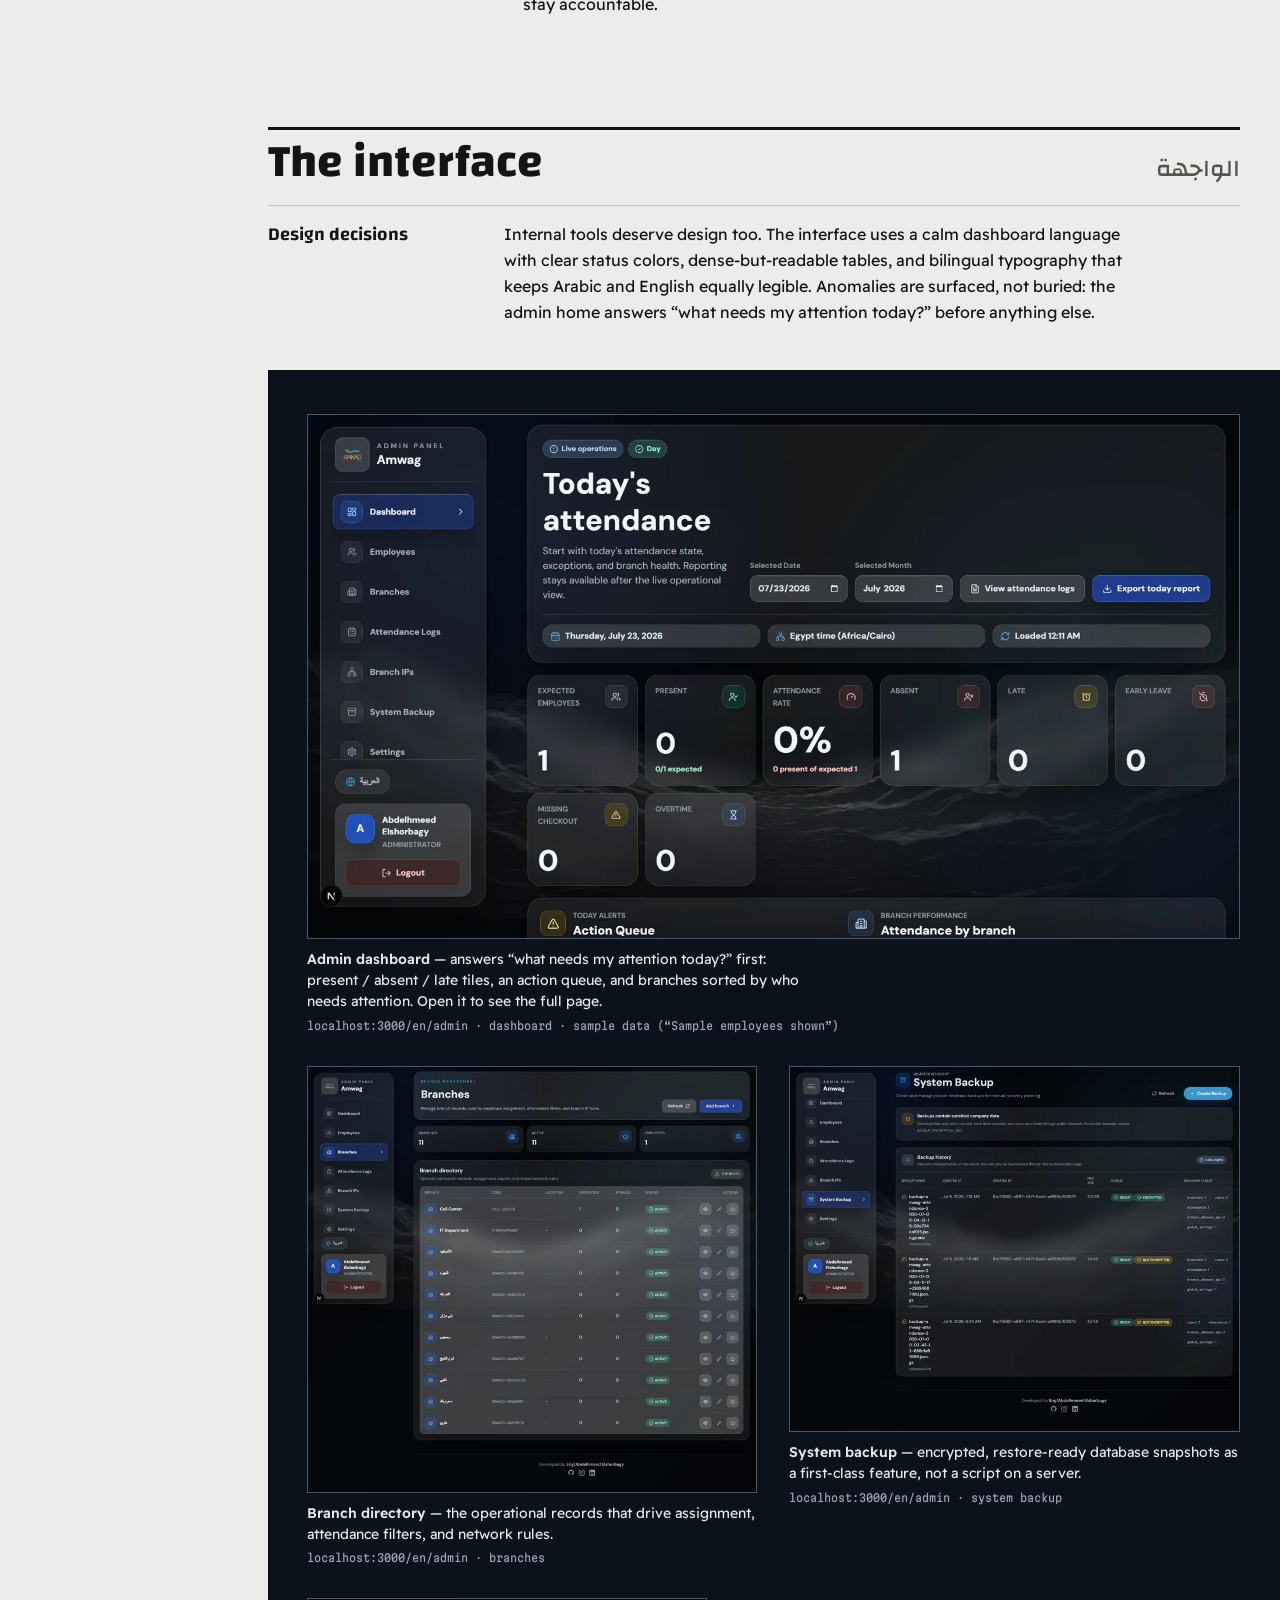
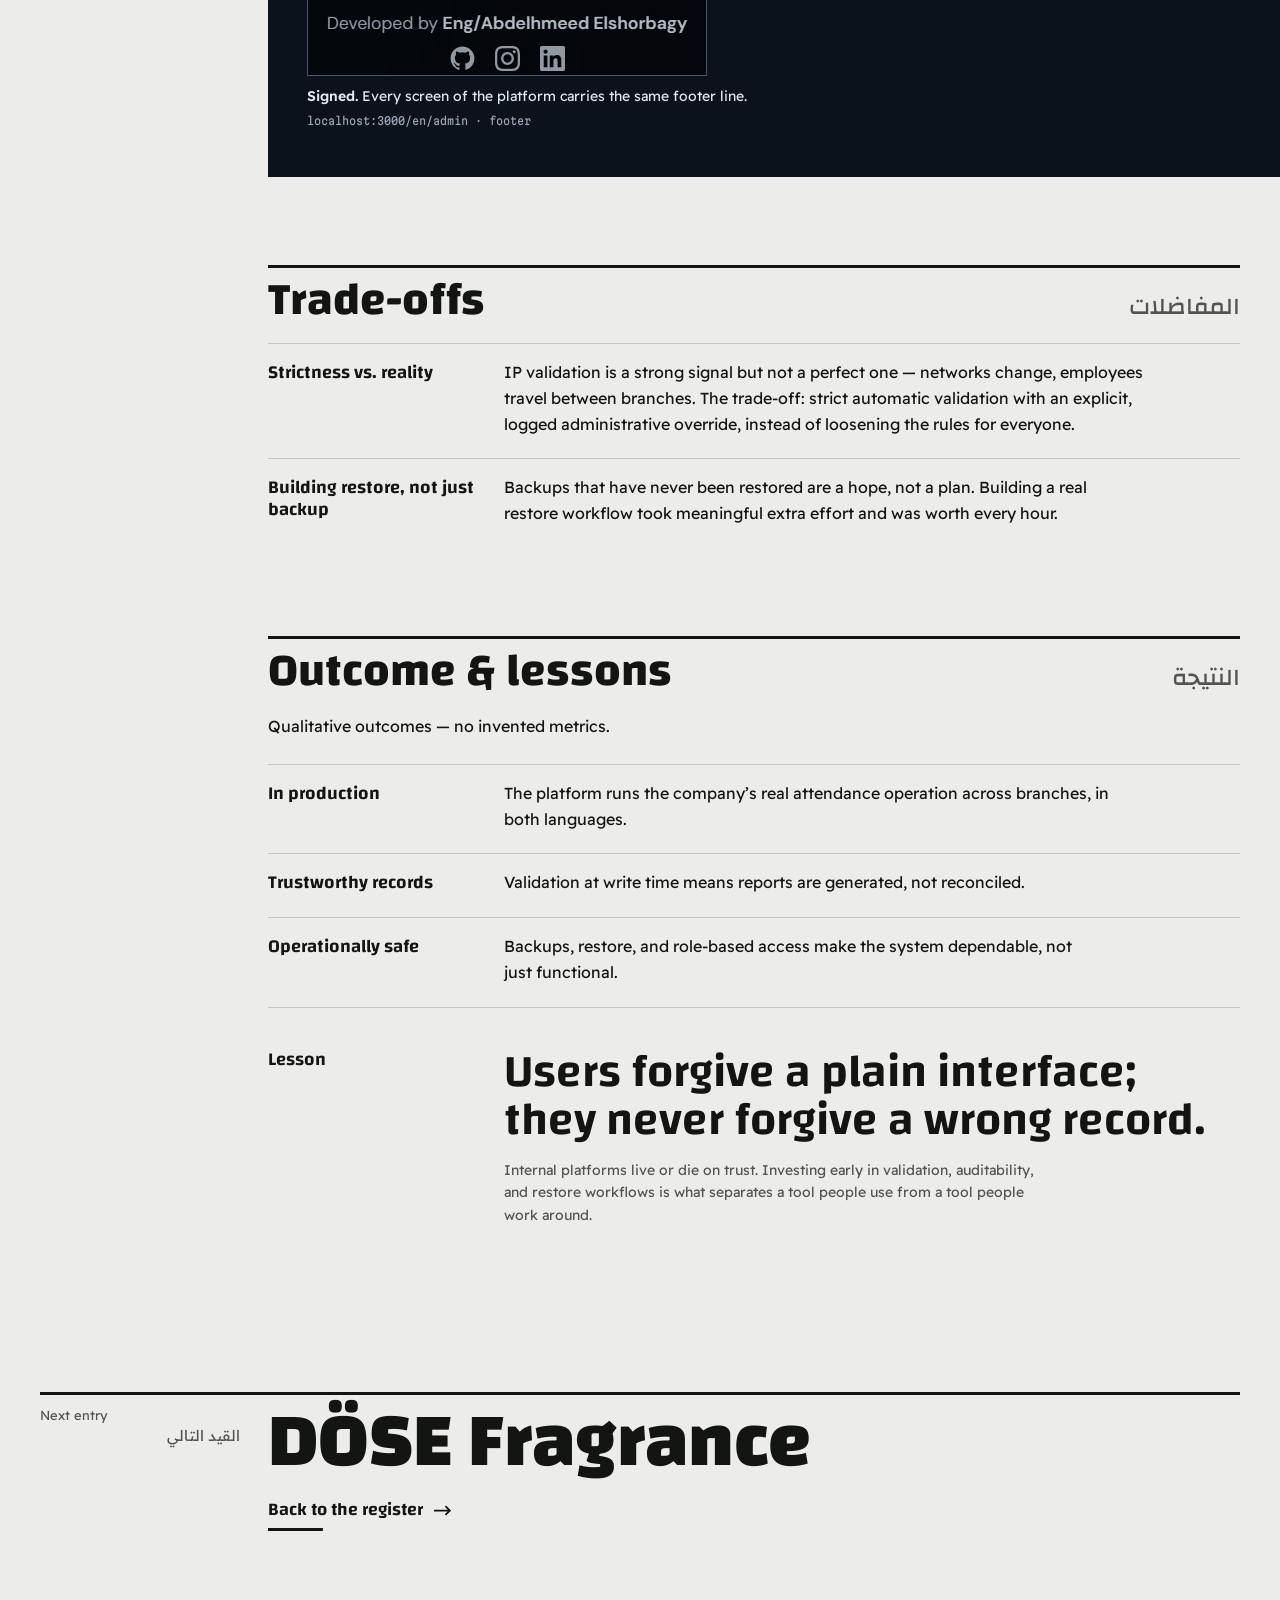
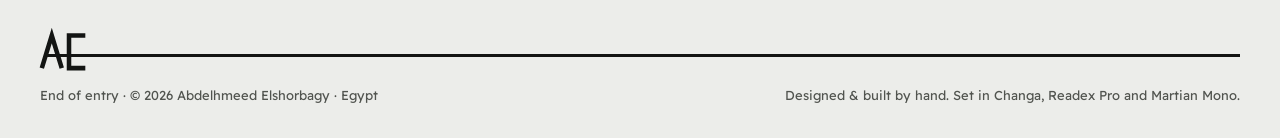
<file: work/amwag-attendance.html>
<!DOCTYPE html>
<html lang="en">
<head>
  <meta charset="utf-8" />
  <meta name="viewport" content="width=device-width, initial-scale=1" />
  <title>Amwag Attendance — case study · Abdelhmeed Elshorbagy</title>
  <meta name="description" content="Case study: a production-grade bilingual attendance platform — branch and IP validation, role-based access, analytics, PDF reporting, backups. Next.js, TypeScript, MySQL/MariaDB." />
  <meta name="theme-color" content="#0C121C" />
  <link rel="canonical" href="https://www.abdelhmeed.com/work/amwag-attendance.html" />
  <meta name="author" content="Abdelhmeed Elshorbagy" />
  <meta property="og:type" content="article" />
  <meta property="og:site_name" content="Abdelhmeed Elshorbagy" />
  <meta property="og:url" content="https://www.abdelhmeed.com/work/amwag-attendance.html" />
  <meta property="og:title" content="Amwag Attendance — attendance governance built for operational reliability" />
  <meta property="og:description" content="A bilingual employee attendance platform with branch/IP validation, RBAC, analytics, PDF exports, and backup workflows." />
  <meta property="og:image" content="https://www.abdelhmeed.com/assets/og.png" />
  <meta property="og:image:width" content="1200" />
  <meta property="og:image:height" content="630" />
  <meta name="twitter:card" content="summary_large_image" />
  <script type="application/ld+json">
  {
    "@context": "https://schema.org",
    "@graph": [
      {
        "@type": "Article",
        "@id": "https://www.abdelhmeed.com/work/amwag-attendance.html#article",
        "headline": "Amwag Attendance — case study",
        "description": "How Abdelhmeed Elshorbagy designed and built a production-grade bilingual attendance platform for Amwag Travel: branch and IP validation, role-based access, analytics, PDF reporting and backups.",
        "url": "https://www.abdelhmeed.com/work/amwag-attendance.html",
        "image": "https://www.abdelhmeed.com/assets/img/amwag-attendance/02-dashboard-1600.webp",
        "inLanguage": "en",
        "dateModified": "2026-09-15",
        "author": { "@type": "Person", "@id": "https://www.abdelhmeed.com/#person", "name": "Abdelhmeed Elshorbagy", "url": "https://www.abdelhmeed.com/" },
        "isPartOf": { "@id": "https://www.abdelhmeed.com/#website" },
        "about": {
          "@type": "CreativeWork",
          "name": "Amwag Attendance",
          "description": "Bilingual (Arabic/English) employee attendance platform built with Next.js, TypeScript and MySQL/MariaDB.",
          "creator": { "@id": "https://www.abdelhmeed.com/#person" }
        }
      },
      {
        "@type": "BreadcrumbList",
        "itemListElement": [
          { "@type": "ListItem", "position": 1, "name": "Abdelhmeed Elshorbagy", "item": "https://www.abdelhmeed.com/" },
          { "@type": "ListItem", "position": 2, "name": "Amwag Attendance", "item": "https://www.abdelhmeed.com/work/amwag-attendance.html" }
        ]
      }
    ]
  }
  </script>
  <link rel="icon" type="image/svg+xml" href="../assets/favicon.svg" />
  <link rel="preconnect" href="https://fonts.googleapis.com" />
  <link rel="preconnect" href="https://fonts.gstatic.com" crossorigin />
  <link rel="stylesheet" href="https://fonts.googleapis.com/css2?family=Changa:wght@400..800&amp;family=Martian+Mono:wdth,wght@87.5,400&amp;family=Readex+Pro:wght@300..600&amp;display=swap" />
  <link rel="stylesheet" href="../assets/css/main.css" />
  <script>document.documentElement.classList.add("js")</script>
</head>
<body>
  <a class="skip" href="#main">Skip to content</a>

  <header class="bar">
    <a class="sig" href="../index.html" aria-label="Abdelhmeed Elshorbagy, back to the register">
      <svg class="mark" viewBox="0 0 60 44" aria-hidden="true" focusable="false"><path d="M2 42 13 6l11 36M50 6H32v36h18" fill="none" stroke="currentColor" stroke-width="5"/><path d="M6.3 28H60" fill="none" stroke="currentColor" stroke-width="3.3"/></svg>
      <span class="rule-line" aria-hidden="true"></span>
    </a>
    <nav aria-label="Primary">
      <a href="../index.html">Register</a>
      <a href="../index.html#work">Work</a>
      <a href="../index.html#record">Record</a>
      <a href="../index.html#contact">Contact</a>
    </nav>
    <button class="toggle" type="button" data-sources-toggle aria-pressed="false">
      <span class="box" aria-hidden="true"></span>Sources <span class="state" aria-hidden="true"></span>
    </button>
  </header>

  <main id="main">

    <!-- ===== Title block ===== -->
    <section class="tb bleed stock-att" aria-labelledby="cs-h">
      <p class="crumb"><a href="../index.html">Register</a> / <a href="../index.html#work">Work</a> / Amwag Attendance</p>
      <div class="tb-grid">
        <p class="lab">Entry <span lang="ar" dir="rtl">قيد</span></p>
        <div class="tb-main">
          <h1 class="cs-title" id="cs-h" style="view-transition-name: entry-attendance">Amwag Attendance</h1>
          <p class="cs-line">Governance you can actually trust.</p>
          <p class="cs-lede">A production-grade bilingual attendance platform for a multi-branch company: branch and IP validation, role-based access, analytics, PDF reporting, and backup-and-restore workflows — engineered for the days when things go wrong.</p>
        </div>
        <figure class="tb-ex ex">
          <a href="../assets/img/amwag-attendance/04-branches-1600.webp" data-view>
            <span class="vh">Open full screenshot: </span>
            <img src="../assets/img/amwag-attendance/crop-branches-640.webp" srcset="../assets/img/amwag-attendance/crop-branches-640.webp 640w, ../assets/img/amwag-attendance/crop-branches-1200.webp 1200w" sizes="(min-width: 1100px) 32vw, 92vw" width="1200" height="720" fetchpriority="high" alt="Branch directory table listing Arabic branch names beside their codes, employee counts, IP rules and status" />
          </a>
          <figcaption><b>Branch directory.</b> The operational records that drive assignment, attendance filters, and network rules — Arabic and English branch names side by side.</figcaption>
          <span class="prov">localhost:3000/en/admin · branches</span>
        </figure>
        <dl class="tb-cells">
          <div><dt>Category</dt><dd>Internal platform · Workforce operations</dd></div>
          <div><dt>Role</dt><dd>System architecture · Full-stack engineering · Product ownership</dd></div>
          <div><dt>Stack</dt><dd>Next.js · TypeScript · MySQL / MariaDB</dd></div>
          <div><dt>Built</dt><dd>In the IT Help Desk role at Amwag Travel, <time datetime="2025-02">Feb 2025</time> – present</dd></div>
          <div><dt>Status</dt><dd><span class="st st--live">In production</span><span class="src"><b>Stated</b></span></dd></div>
          <div><dt>Evidence</dt><dd>7 screens, captured from a local instance with sample employee data</dd></div>
        </dl>
      </div>
    </section>

    <!-- ===== Summary ===== -->
    <section class="summary" aria-label="Summary">
      <div class="entry">
        <p class="lab">Problem <span lang="ar" dir="rtl">المشكلة</span></p>
        <p class="prose">Attendance records feed payroll and accountability, check-ins must provably happen at the right branch, and off-the-shelf tools didn’t fit the operation’s rules.</p>
      </div>
      <div class="entry">
        <p class="lab">My part <span lang="ar" dir="rtl">دوري</span></p>
        <p class="prose">Designed and built it end to end: the data model and validation architecture, employee and administration experiences, reporting and backup subsystems, and the production deployment.</p>
      </div>
      <div class="entry">
        <p class="lab">Outcome <span lang="ar" dir="rtl">النتيجة</span></p>
        <p class="prose"><span class="claim">The platform runs the company’s real attendance operation across branches, in both languages.</span><span class="src"><b>Stated</b></span> Qualitative outcomes only. No invented metrics.</p>
      </div>
    </section>

    <div class="cs-body">
      <nav class="toc" aria-labelledby="toc-h">
        <h2 class="toc-h" id="toc-h">On this record</h2>
        <ol>
          <li><a href="#pipeline">The check-in pipeline</a></li>
          <li><a href="#situation">The situation</a></li>
          <li><a href="#approach">The approach</a></li>
          <li><a href="#system">The system</a></li>
          <li><a href="#interface">The interface</a></li>
          <li><a href="#tradeoffs">Trade-offs</a></li>
          <li><a href="#outcome">Outcome &amp; lessons</a></li>
        </ol>
      </nav>

      <div class="chapters">

        <!-- The check-in pipeline -->
        <section class="chapter" id="pipeline" aria-labelledby="pipeline-h">
          <div class="chapter-head"><h2 id="pipeline-h">The check-in pipeline</h2><p lang="ar" dir="rtl">التحقق</p></div>
          <p class="chapter-intro">Every record earns its trustworthiness before it exists. Identity, branch IP allow-lists, and shift rules are evaluated server-side before any record is written.</p>

          <div class="band stock-att">
            <ol class="pipe">
              <li class="pipe-step">
                <div>
                  <p class="pipe-n" aria-hidden="true">1</p>
                  <h3>Employee signs in</h3>
                  <p>A branded, bilingual entry point; language is a first-class toggle, not a setting.</p>
                </div>
                <figure class="ex">
                  <a href="../assets/img/amwag-attendance/01-login-1600.webp" data-view>
                    <span class="vh">Open full screenshot: </span>
                    <img src="../assets/img/amwag-attendance/01-login-800.webp" srcset="../assets/img/amwag-attendance/01-login-800.webp 800w, ../assets/img/amwag-attendance/01-login-1600.webp 1600w" sizes="(min-width: 1100px) 48vw, 92vw" width="1600" height="860" loading="lazy" decoding="async" alt="Bilingual Amwag Attendance sign-in screen with an English/Arabic toggle" />
                  </a>
                  <figcaption><b>Sign in</b> — language is a first-class toggle, not a setting.<a class="src" href="../assets/img/amwag-attendance/01-login-1600.webp"><b>Shown</b></a></figcaption>
                  <span class="prov">localhost:3000/en/login</span>
                </figure>
              </li>
              <li class="pipe-step">
                <div>
                  <p class="pipe-n" aria-hidden="true">2</p>
                  <h3>Branch &amp; IP validated</h3>
                  <p>Check-ins must provably happen at the right branch, not from a phone at home.</p>
                  <p>When a legitimate exception occurs, it goes through an explicit, logged administrative override — instead of loosening the rules for everyone.</p>
                </div>
                <figure class="ex">
                  <a href="../assets/img/amwag-attendance/06-branch-ip-rules-1600.webp" data-view>
                    <span class="vh">Open full screenshot: </span>
                    <img src="../assets/img/amwag-attendance/06-branch-ip-rules-800.webp" srcset="../assets/img/amwag-attendance/06-branch-ip-rules-800.webp 800w, ../assets/img/amwag-attendance/06-branch-ip-rules-1600.webp 1600w" sizes="(min-width: 1100px) 48vw, 92vw" width="1600" height="1182" loading="lazy" decoding="async" alt="Branch IP rules screen for adding exact IP or CIDR allow-list entries" />
                  </a>
                  <figcaption><b>Branch IP rules</b> — the governance core: exact-IP and CIDR allow-lists decide, per branch, where a check-in is allowed to happen.<a class="src" href="../assets/img/amwag-attendance/06-branch-ip-rules-1600.webp"><b>Shown</b></a></figcaption>
                  <span class="prov">localhost:3000/en/admin · branch IPs</span>
                </figure>
              </li>
              <li class="pipe-step">
                <div>
                  <p class="pipe-n" aria-hidden="true">3</p>
                  <h3>Shift rules applied</h3>
                  <p>Validation strict enough to prevent abuse, forgiving enough for legitimate edge cases like network changes and branch visits.</p>
                </div>
                <figure class="ex">
                  <a href="../assets/img/amwag-attendance/03-employees-1600.webp" data-view>
                    <span class="vh">Open full screenshot: </span>
                    <img src="../assets/img/amwag-attendance/03-employees-800.webp" srcset="../assets/img/amwag-attendance/03-employees-800.webp 800w, ../assets/img/amwag-attendance/03-employees-1600.webp 1600w" sizes="(min-width: 1100px) 48vw, 92vw" width="1600" height="1204" loading="lazy" decoding="async" alt="Employee management screen with shift, branch, and overtime rules" />
                  </a>
                  <figcaption><b>Employee management</b> — branch assignment, shift windows, off-days, and overtime rules in one focused workspace, with bulk import.<a class="src" href="../assets/img/amwag-attendance/03-employees-1600.webp"><b>Shown</b></a></figcaption>
                  <span class="prov">localhost:3000/en/admin · employees · sample data</span>
                </figure>
              </li>
              <li class="pipe-step">
                <div>
                  <p class="pipe-n" aria-hidden="true">4</p>
                  <h3>Record written</h3>
                  <p>Only now does the record exist. Administrative changes to records are attributable, so exceptions stay accountable.</p>
                </div>
                <figure class="ex">
                  <a href="../assets/img/amwag-attendance/05-attendance-logs-1600.webp" data-view>
                    <span class="vh">Open full screenshot: </span>
                    <img src="../assets/img/amwag-attendance/05-attendance-logs-800.webp" srcset="../assets/img/amwag-attendance/05-attendance-logs-800.webp 800w, ../assets/img/amwag-attendance/05-attendance-logs-1600.webp 1600w" sizes="(min-width: 1100px) 48vw, 92vw" width="1600" height="882" loading="lazy" decoding="async" alt="Attendance logs with employee, branch, status, and date-range filters and a PDF export button" />
                  </a>
                  <figcaption><b>Attendance logs</b> — filter by employee, branch, status, and date range, then export the exact filtered view as a formal PDF.<a class="src" href="../assets/img/amwag-attendance/05-attendance-logs-1600.webp"><b>Shown</b></a></figcaption>
                  <span class="prov">localhost:3000/en/admin · attendance logs · sample data</span>
                </figure>
              </li>
              <li class="pipe-step">
                <div>
                  <p class="pipe-n" aria-hidden="true">5</p>
                  <h3>Analytics &amp; reports</h3>
                  <p>Anomalies are surfaced, not buried: the admin home answers “what needs my attention today?” before anything else.</p>
                </div>
                <figure class="ex">
                  <a href="../assets/img/amwag-attendance/02-dashboard-1600.webp" data-view>
                    <span class="vh">Open full screenshot: </span>
                    <img src="../assets/img/amwag-attendance/crop-queue-640.webp" srcset="../assets/img/amwag-attendance/crop-queue-640.webp 640w, ../assets/img/amwag-attendance/crop-queue-1200.webp 1200w" sizes="(min-width: 1100px) 48vw, 92vw" width="1200" height="476" loading="lazy" decoding="async" alt="Dashboard action queue listing items that need review beside attendance by branch, sorted by who needs attention" />
                  </a>
                  <figcaption><b>Admin dashboard.</b> An action queue, and branches sorted by who needs attention.<a class="src" href="../assets/img/amwag-attendance/02-dashboard-1600.webp"><b>Shown</b></a></figcaption>
                  <span class="prov">localhost:3000/en/admin · dashboard · sample data</span>
                </figure>
              </li>
            </ol>
          </div>
        </section>

        <!-- The situation -->
        <section class="chapter" id="situation" aria-labelledby="situation-h">
          <div class="chapter-head"><h2 id="situation-h">The situation</h2><p lang="ar" dir="rtl">السياق</p></div>
          <div class="clause">
            <h3>Context</h3>
            <div class="prose"><p>Attendance sounds like a solved problem until it meets a real company: multiple branches, shifting schedules, employees and administrators with very different needs, and records that feed payroll and decisions. Off-the-shelf tools didn’t fit the operation’s rules — so the company needed its own system, and needed it to be dependable.</p></div>
          </div>
          <div class="clause">
            <h3>Business problem</h3>
            <div class="prose"><ul>
              <li>Attendance records must be trustworthy — payroll and accountability depend on them.</li>
              <li>Check-ins must provably happen at the right branch, not from a phone at home.</li>
              <li>Administration needed visibility across branches without manual collation.</li>
              <li>Reports had to leave the system in a form managers actually use: PDF, in Arabic and English.</li>
            </ul></div>
          </div>
          <div class="clause">
            <h3>User problem</h3>
            <div class="prose">
              <p>Two very different users share one system. An <strong>employee</strong> needs check-in to take seconds and to trust that their record is correct. An <strong>administrator</strong> needs to see anomalies quickly, manage exceptions fairly, and produce reports without exporting to spreadsheets and fixing them by hand.</p>
              <p>If either experience fails, people route around the system — and the data stops being true.</p>
            </div>
          </div>
          <div class="clause">
            <h3>Constraints</h3>
            <div class="prose"><ul>
              <li>Full bilingual interface — Arabic and English across every screen and every generated document.</li>
              <li>Validation strict enough to prevent abuse, forgiving enough for legitimate edge cases (network changes, branch visits).</li>
              <li>Data loss is unacceptable: backups and restore had to be first-class features, not scripts on a server.</li>
              <li>Runs on pragmatic infrastructure — reliability through design, not through expensive platforms.</li>
            </ul></div>
          </div>
        </section>

        <!-- The approach -->
        <section class="chapter" id="approach" aria-labelledby="approach-h">
          <div class="chapter-head"><h2 id="approach-h">The approach</h2><p lang="ar" dir="rtl">النهج</p></div>
          <div class="clause">
            <h3>My role</h3>
            <div class="prose"><p>I designed and built the platform end to end: the data model and validation architecture, the employee and administration experiences, the reporting and backup subsystems, and the production deployment — plus ongoing product decisions as the operation’s rules evolved.</p></div>
          </div>
          <div class="clause">
            <h3>Product strategy</h3>
            <div class="prose"><p>The strategy: <strong>make the honest path the easy path.</strong> Check-in is near-instant when you’re where you should be; every exception has a legitimate route through an administrator. Governance features were framed as protecting employees’ records, not surveilling them — which is also simply what the system does.</p></div>
          </div>
        </section>

        <!-- The system -->
        <section class="chapter" id="system" aria-labelledby="system-h">
          <div class="chapter-head"><h2 id="system-h">The system</h2><p lang="ar" dir="rtl">النظام</p></div>
          <div class="clause">
            <h3>UX &amp; system architecture</h3>
            <div class="prose">
              <p>The platform is really two products on one data model:</p>
              <ul>
                <li><strong>Employee surface</strong> — check in/out, personal history, and request flows, optimised for speed on a phone.</li>
                <li><strong>Administration surface</strong> — branch dashboards, anomaly review, employee management, report generation, and system settings including backups.</li>
              </ul>
              <p>Role-based access control separates what each role can see and change, down to the action level — an administrator of one branch is not an administrator of all branches.</p>
              <ol class="layers" aria-label="Architecture layers">
                <li><h4>Client</h4><ul><li>Next.js app</li><li>Employee UI</li><li>Admin UI</li><li>AR / EN</li></ul></li>
                <li><h4>Service</h4><ul><li>TypeScript API</li><li>Auth &amp; RBAC</li><li>IP / branch validation</li><li>PDF generation</li></ul></li>
                <li><h4>Data</h4><ul><li>MySQL / MariaDB</li><li>Attendance records</li><li>Scheduled backups</li><li>Restore workflow</li></ul></li>
              </ol>
            </div>
          </div>
          <div class="clause">
            <h3>Technical implementation</h3>
            <div class="prose"><ul>
              <li><strong>Next.js + TypeScript</strong> end to end — one language, typed contracts between UI and API.</li>
              <li><strong>Validation pipeline</strong> — identity, branch IP allow-lists, and shift rules evaluated server-side before any record is written.</li>
              <li><strong>Reporting engine</strong> — parameterised queries feeding bilingual PDF exports for payroll periods and branch summaries.</li>
              <li><span class="claim"><strong>Backup &amp; restore</strong> — scheduled database backups with an administrator-facing restore workflow, tested rather than assumed.</span><a class="src" href="#interface"><b>Shown</b></a></li>
              <li><strong>Auditability</strong> — administrative changes to records are attributable, so exceptions stay accountable.<span class="src"><b>Stated</b></span></li>
            </ul></div>
          </div>
        </section>

        <!-- The interface -->
        <section class="chapter" id="interface" aria-labelledby="interface-h">
          <div class="chapter-head"><h2 id="interface-h">The interface</h2><p lang="ar" dir="rtl">الواجهة</p></div>
          <div class="clause">
            <h3>Design decisions</h3>
            <div class="prose"><p>Internal tools deserve design too. The interface uses a calm dashboard language with clear status colors, dense-but-readable tables, and bilingual typography that keeps Arabic and English equally legible. Anomalies are surfaced, not buried: the admin home answers “what needs my attention today?” before anything else.</p></div>
          </div>

          <div class="band stock-att">
            <div class="exhibits">
              <figure class="ex ex--wide ex--crop" style="--ar: 16 / 9">
                <a href="../assets/img/amwag-attendance/02-dashboard-1600.webp" data-view>
                  <span class="vh">Open full screenshot: </span>
                  <img src="../assets/img/amwag-attendance/02-dashboard-800.webp" srcset="../assets/img/amwag-attendance/02-dashboard-800.webp 800w, ../assets/img/amwag-attendance/02-dashboard-1600.webp 1600w" sizes="(min-width: 1100px) 70vw, 92vw" width="1600" height="2296" loading="lazy" decoding="async" alt="Admin dashboard showing today's attendance stats, an action queue, and branch performance" />
                </a>
                <figcaption><b>Admin dashboard</b> — answers “what needs my attention today?” first: present / absent / late tiles, an action queue, and branches sorted by who needs attention. Open it to see the full page.</figcaption>
                <span class="prov">localhost:3000/en/admin · dashboard · sample data (“Sample employees shown”)</span>
              </figure>
              <figure class="ex">
                <a href="../assets/img/amwag-attendance/04-branches-1600.webp" data-view>
                  <span class="vh">Open full screenshot: </span>
                  <img src="../assets/img/amwag-attendance/04-branches-800.webp" srcset="../assets/img/amwag-attendance/04-branches-800.webp 800w, ../assets/img/amwag-attendance/04-branches-1600.webp 1600w" sizes="(min-width: 1100px) 35vw, 92vw" width="1600" height="1516" loading="lazy" decoding="async" alt="Branch directory table listing branches, codes, employee counts, and IP rules" />
                </a>
                <figcaption><b>Branch directory</b> — the operational records that drive assignment, attendance filters, and network rules.</figcaption>
                <span class="prov">localhost:3000/en/admin · branches</span>
              </figure>
              <figure class="ex">
                <a href="../assets/img/amwag-attendance/07-system-backup-1600.webp" data-view>
                  <span class="vh">Open full screenshot: </span>
                  <img src="../assets/img/amwag-attendance/07-system-backup-800.webp" srcset="../assets/img/amwag-attendance/07-system-backup-800.webp 800w, ../assets/img/amwag-attendance/07-system-backup-1600.webp 1600w" sizes="(min-width: 1100px) 35vw, 92vw" width="1600" height="1298" loading="lazy" decoding="async" alt="System backup history with encrypted, restore-ready database snapshots" />
                </a>
                <figcaption><b>System backup</b> — encrypted, restore-ready database snapshots as a first-class feature, not a script on a server.</figcaption>
                <span class="prov">localhost:3000/en/admin · system backup</span>
              </figure>
              <figure class="ex ex--wide">
                <img src="../assets/img/amwag-attendance/crop-signed.webp" width="398" height="76" loading="lazy" decoding="async" alt="Footer line reading: Developed by Eng/Abdelhmeed Elshorbagy, with GitHub, Instagram and LinkedIn icons" style="width: auto; max-width: 100%" />
                <figcaption><b>Signed.</b> Every screen of the platform carries the same footer line.</figcaption>
                <span class="prov">localhost:3000/en/admin · footer</span>
              </figure>
            </div>
          </div>
        </section>

        <!-- Trade-offs -->
        <section class="chapter" id="tradeoffs" aria-labelledby="tradeoffs-h">
          <div class="chapter-head"><h2 id="tradeoffs-h">Trade-offs</h2><p lang="ar" dir="rtl">المفاضلات</p></div>
          <div class="clause">
            <h3>Strictness vs. reality</h3>
            <div class="prose"><p>IP validation is a strong signal but not a perfect one — networks change, employees travel between branches. The trade-off: strict automatic validation with an explicit, logged administrative override, instead of loosening the rules for everyone.</p></div>
          </div>
          <div class="clause">
            <h3>Building restore, not just backup</h3>
            <div class="prose"><p>Backups that have never been restored are a hope, not a plan. Building a real restore workflow took meaningful extra effort and was worth every hour.</p></div>
          </div>
        </section>

        <!-- Outcome & lessons -->
        <section class="chapter" id="outcome" aria-labelledby="outcome-h">
          <div class="chapter-head"><h2 id="outcome-h">Outcome &amp; lessons</h2><p lang="ar" dir="rtl">النتيجة</p></div>
          <p class="chapter-intro">Qualitative outcomes — no invented metrics.</p>
          <div class="outcomes">
            <div class="clause">
              <h3>In production</h3>
              <p class="prose"><span class="claim">The platform runs the company’s real attendance operation across branches, in both languages.</span><span class="src"><b>Stated</b></span></p>
            </div>
            <div class="clause">
              <h3>Trustworthy records</h3>
              <p class="prose">Validation at write time means reports are generated, not reconciled.</p>
            </div>
            <div class="clause">
              <h3>Operationally safe</h3>
              <p class="prose"><span class="claim">Backups, restore, and role-based access make the system dependable, not just functional.</span><a class="src" href="#interface"><b>Shown</b></a></p>
            </div>
          </div>
          <div class="clause" style="border-top-width: 0; padding-top: 2.5rem">
            <h3>Lesson</h3>
            <div>
              <p class="finding">Users forgive a plain interface; they never forgive a wrong record.</p>
              <p class="finding-src prose">Internal platforms live or die on trust. Investing early in validation, auditability, and restore workflows is what separates a tool people use from a tool people work around.</p>
            </div>
          </div>
        </section>
      </div>
    </div>

    <nav class="next" aria-label="Next entry">
      <p class="lab">Next entry <span lang="ar" dir="rtl">القيد التالي</span></p>
      <div>
        <a class="next-title" href="dose-fragrance.html">DÖSE Fragrance</a>
        <p class="back"><a class="go" href="../index.html#work">Back to the register
          <svg class="arr" viewBox="0 0 20 12" aria-hidden="true"><path d="M0 6h18M13 1l5 5-5 5" fill="none" stroke="currentColor" stroke-width="2"/></svg></a></p>
      </div>
    </nav>
  </main>

  <footer class="colophon">
    <a class="sig" href="../index.html" aria-label="Back to the register">
      <svg class="mark" viewBox="0 0 60 44" aria-hidden="true" focusable="false"><path d="M2 42 13 6l11 36M50 6H32v36h18" fill="none" stroke="currentColor" stroke-width="5"/><path d="M6.3 28H60" fill="none" stroke="currentColor" stroke-width="3.3"/></svg>
      <span class="rule-line" aria-hidden="true"></span>
    </a>
    <div class="colophon-text">
      <p>End of entry · © <span data-year>2026</span> Abdelhmeed Elshorbagy · Egypt</p>
      <p>Designed &amp; built by hand. Set in Changa, Readex Pro and Martian Mono.</p>
    </div>
  </footer>

  <dialog class="viewer" id="viewer" aria-label="Screenshot viewer">
    <div class="viewer-bar">
      <p class="viewer-cap"></p>
      <form method="dialog"><button class="btn" type="submit">Close</button></form>
    </div>
    <div class="viewer-frame"></div>
  </dialog>

  <script src="../assets/js/main.js" defer></script>
</body>
</html>
</file>
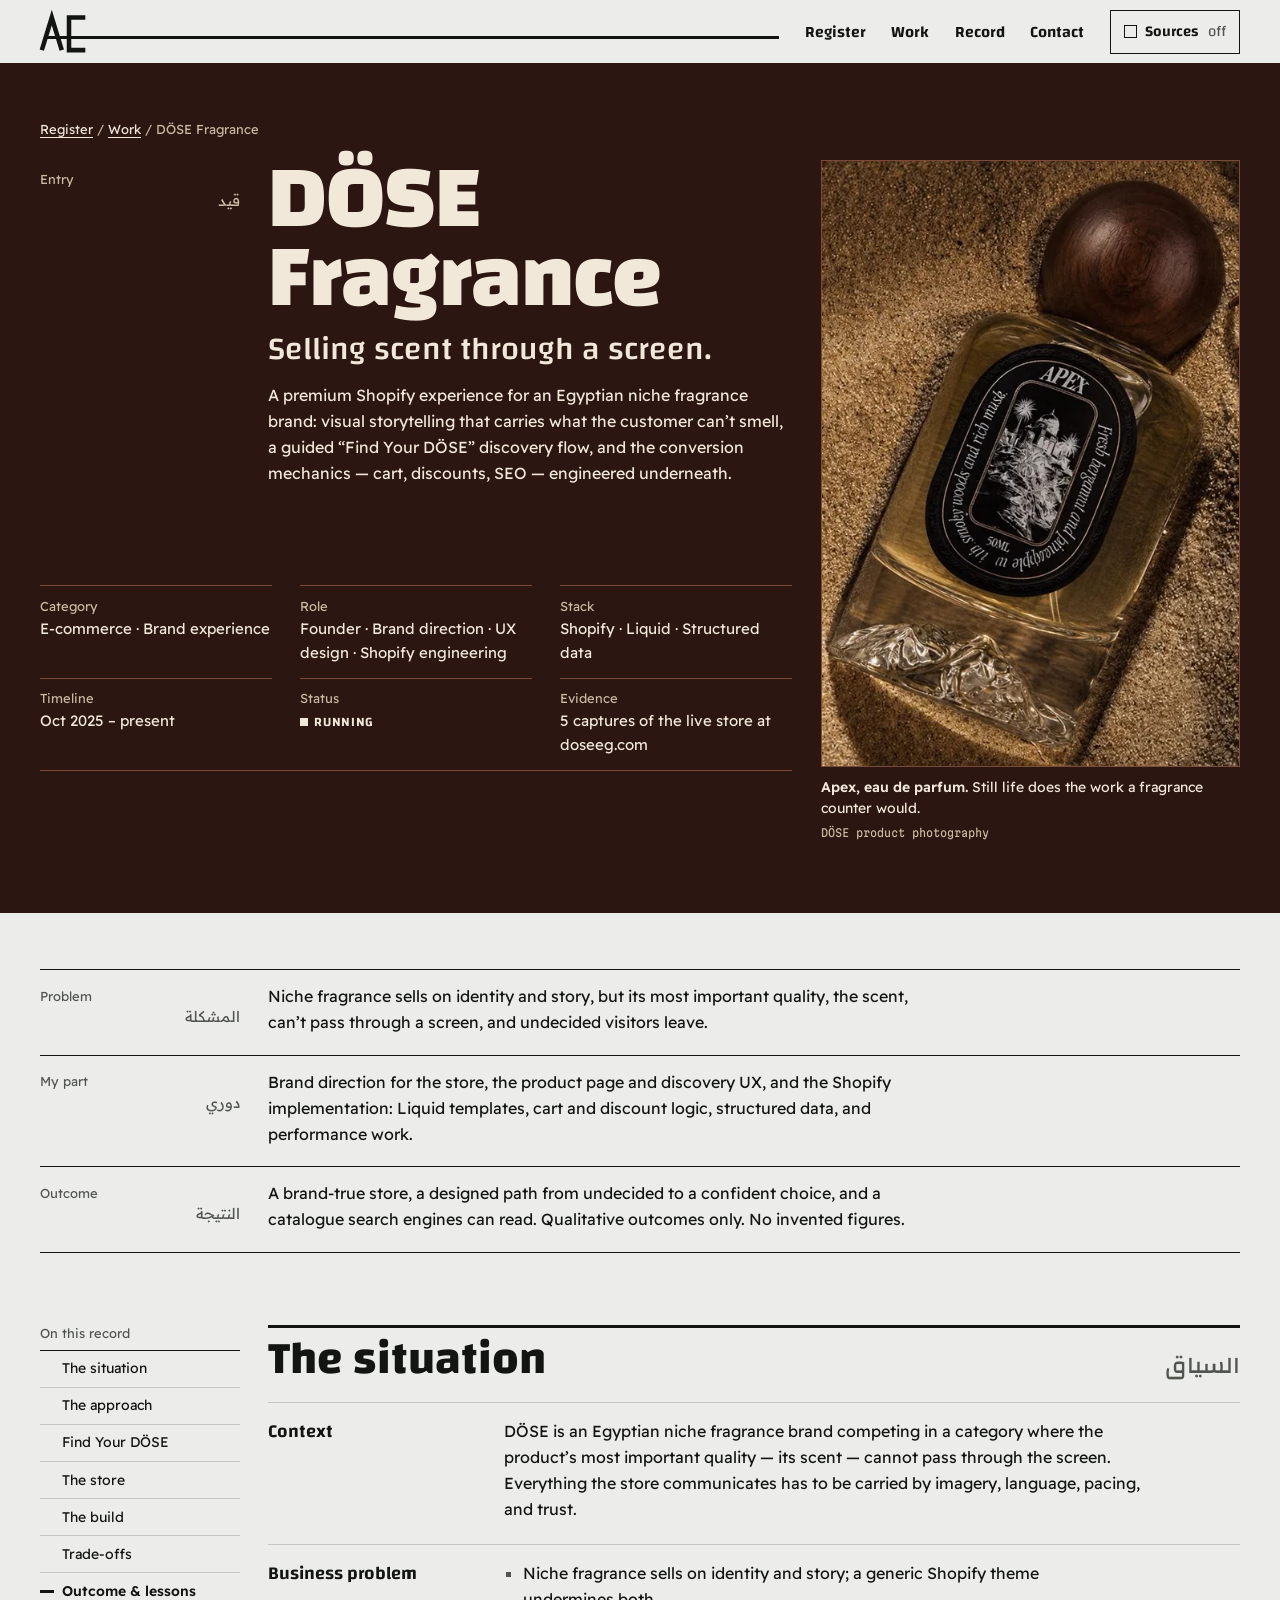
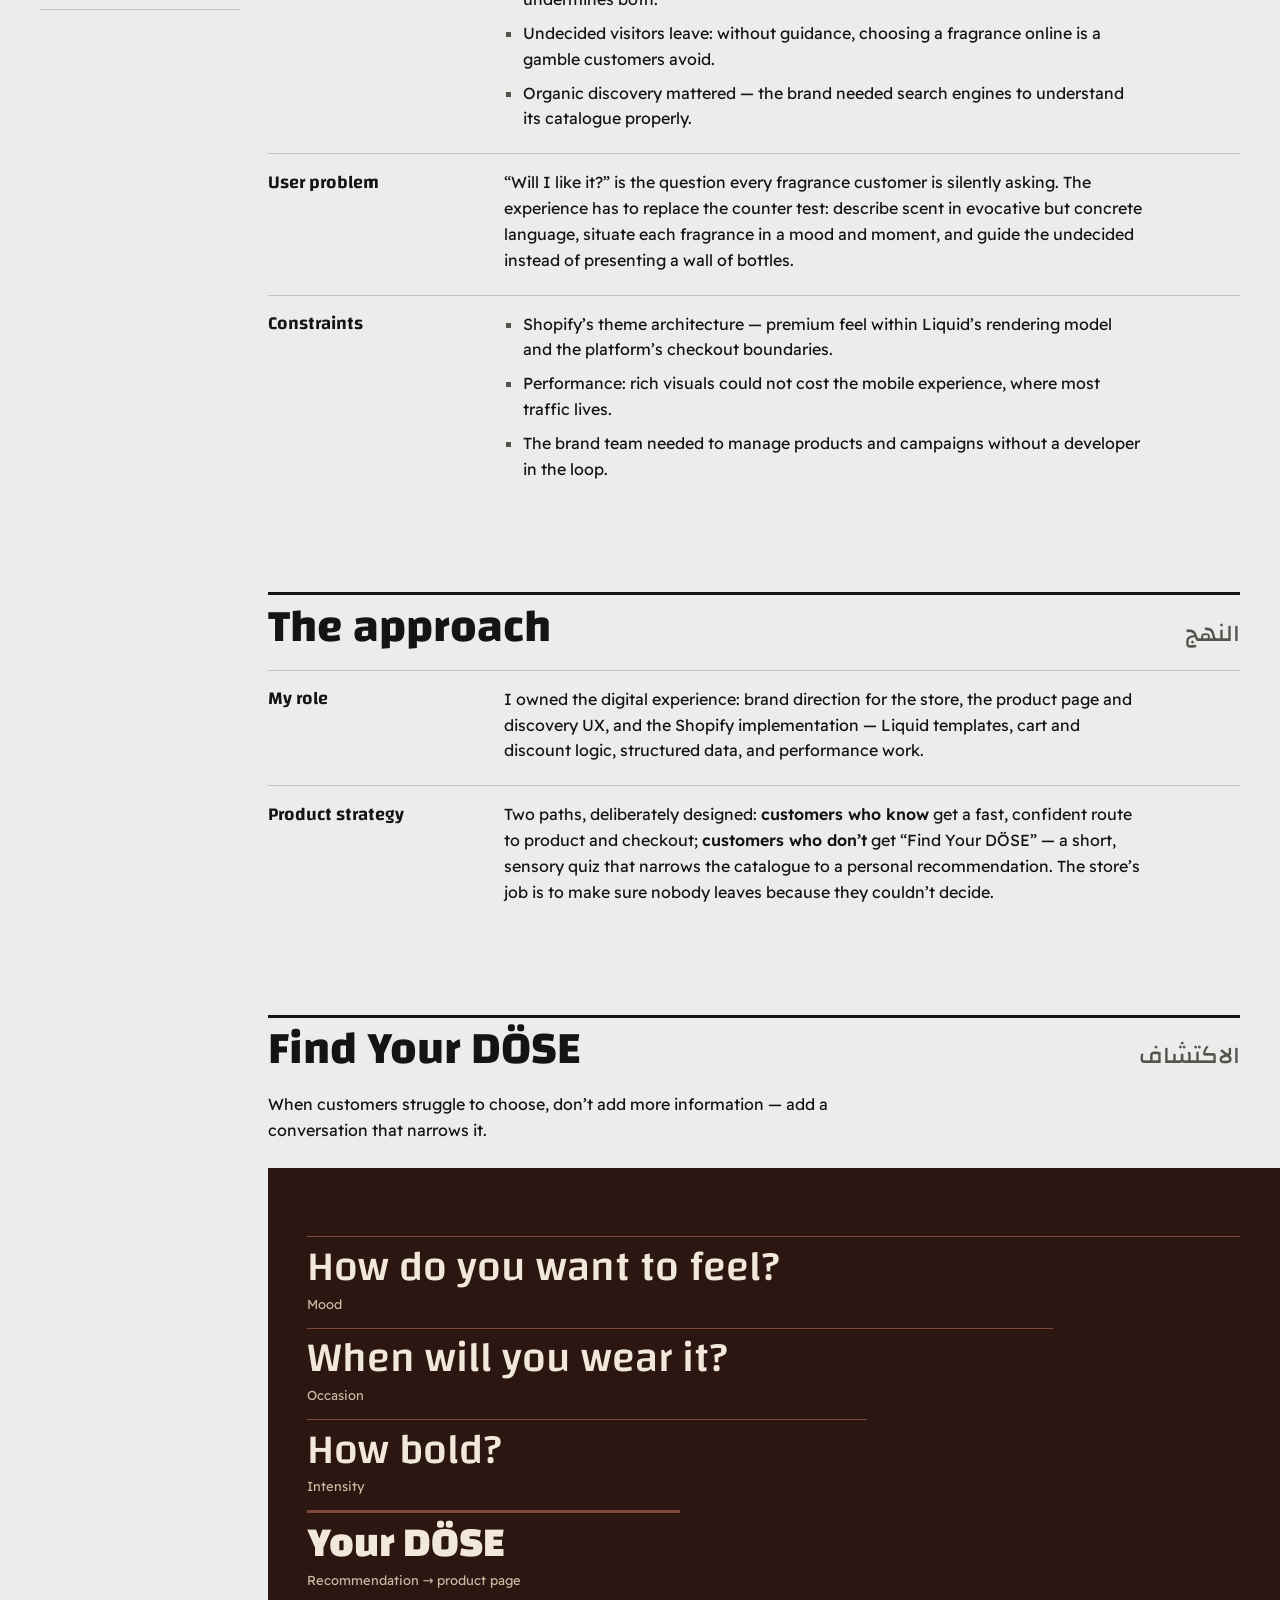
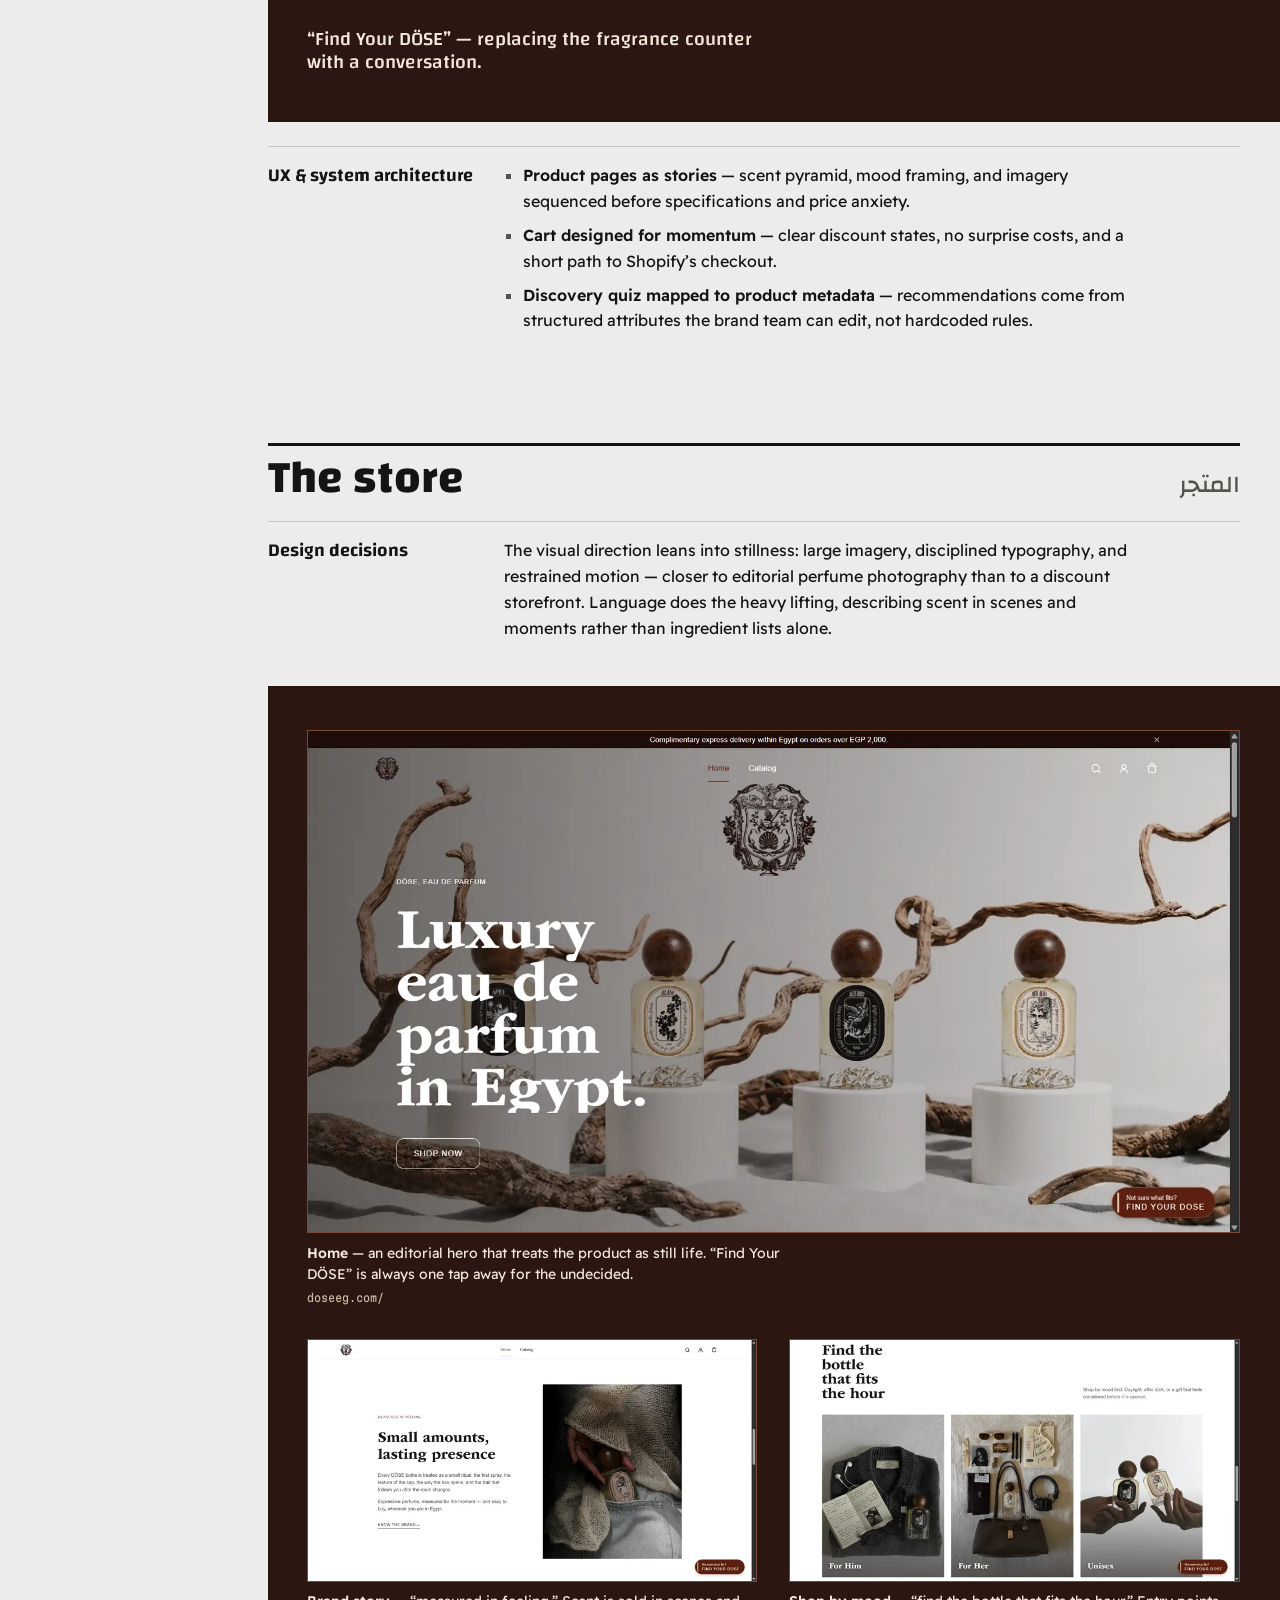
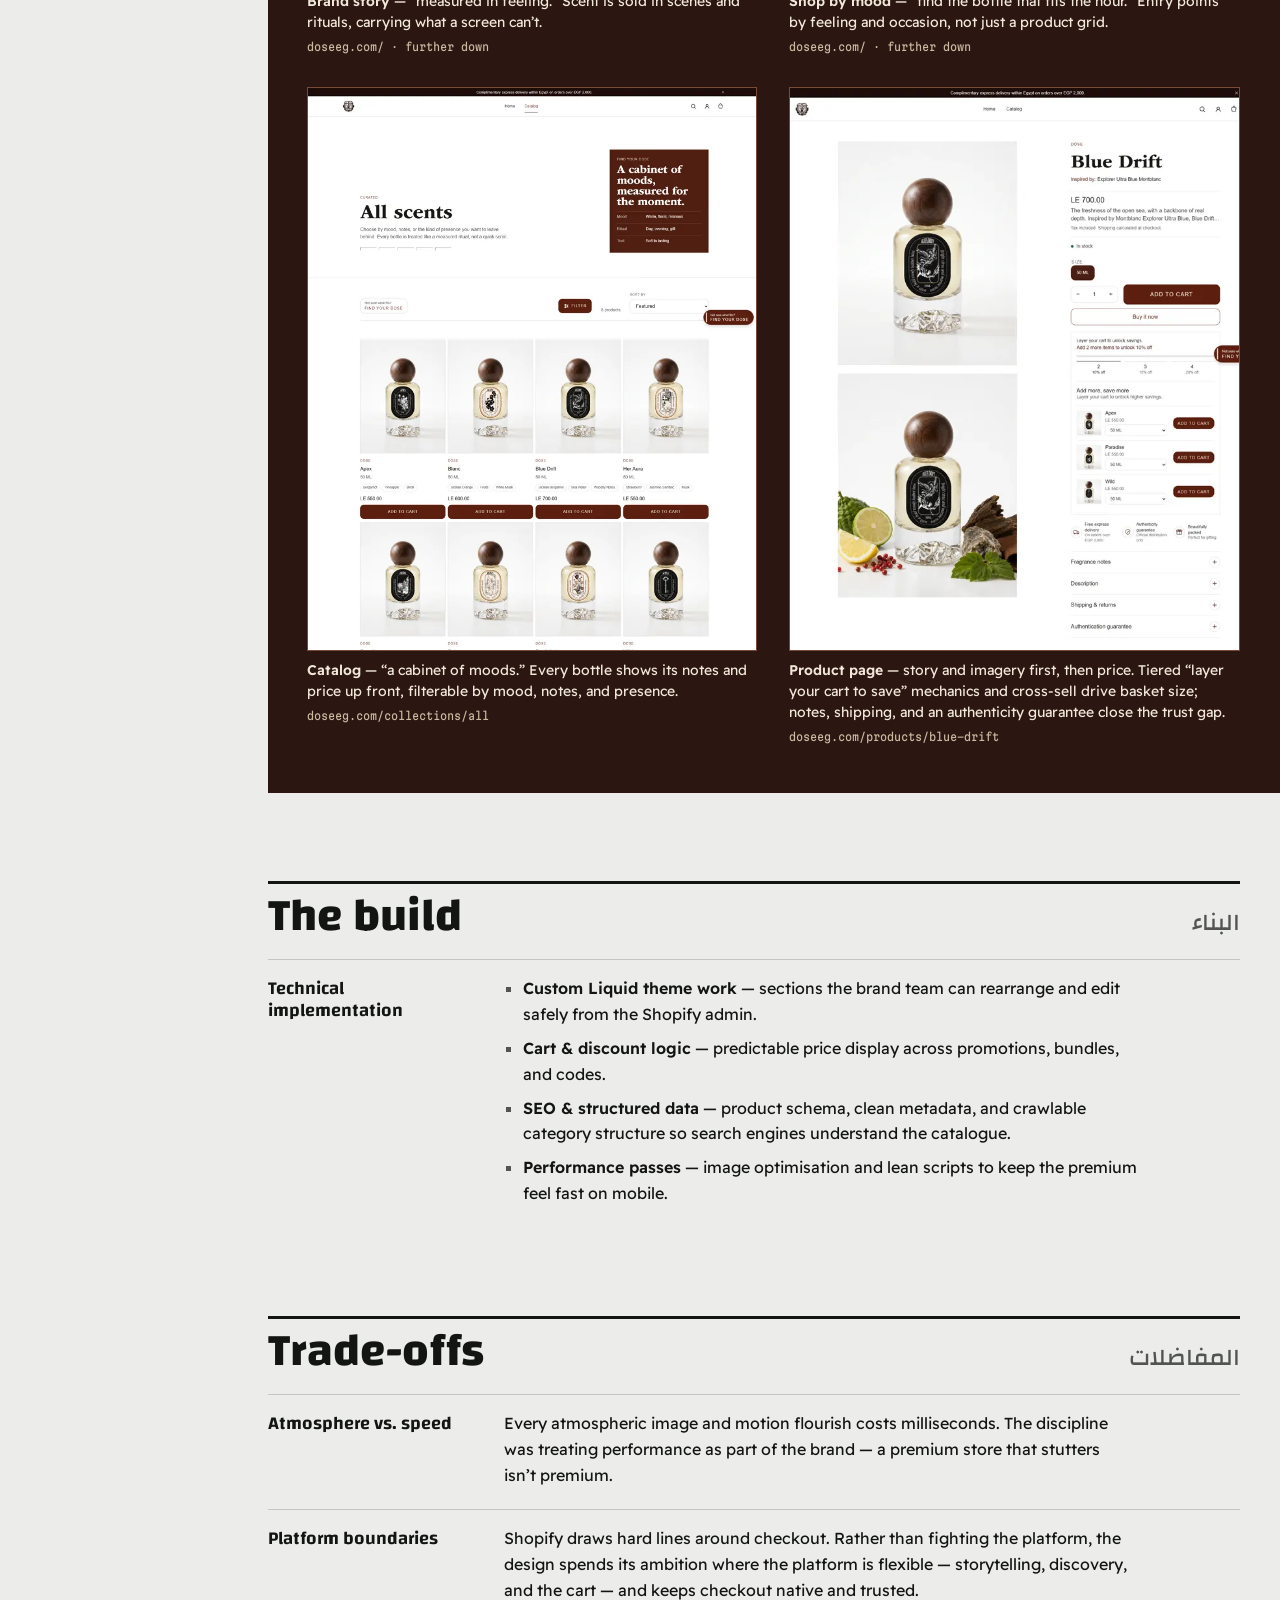
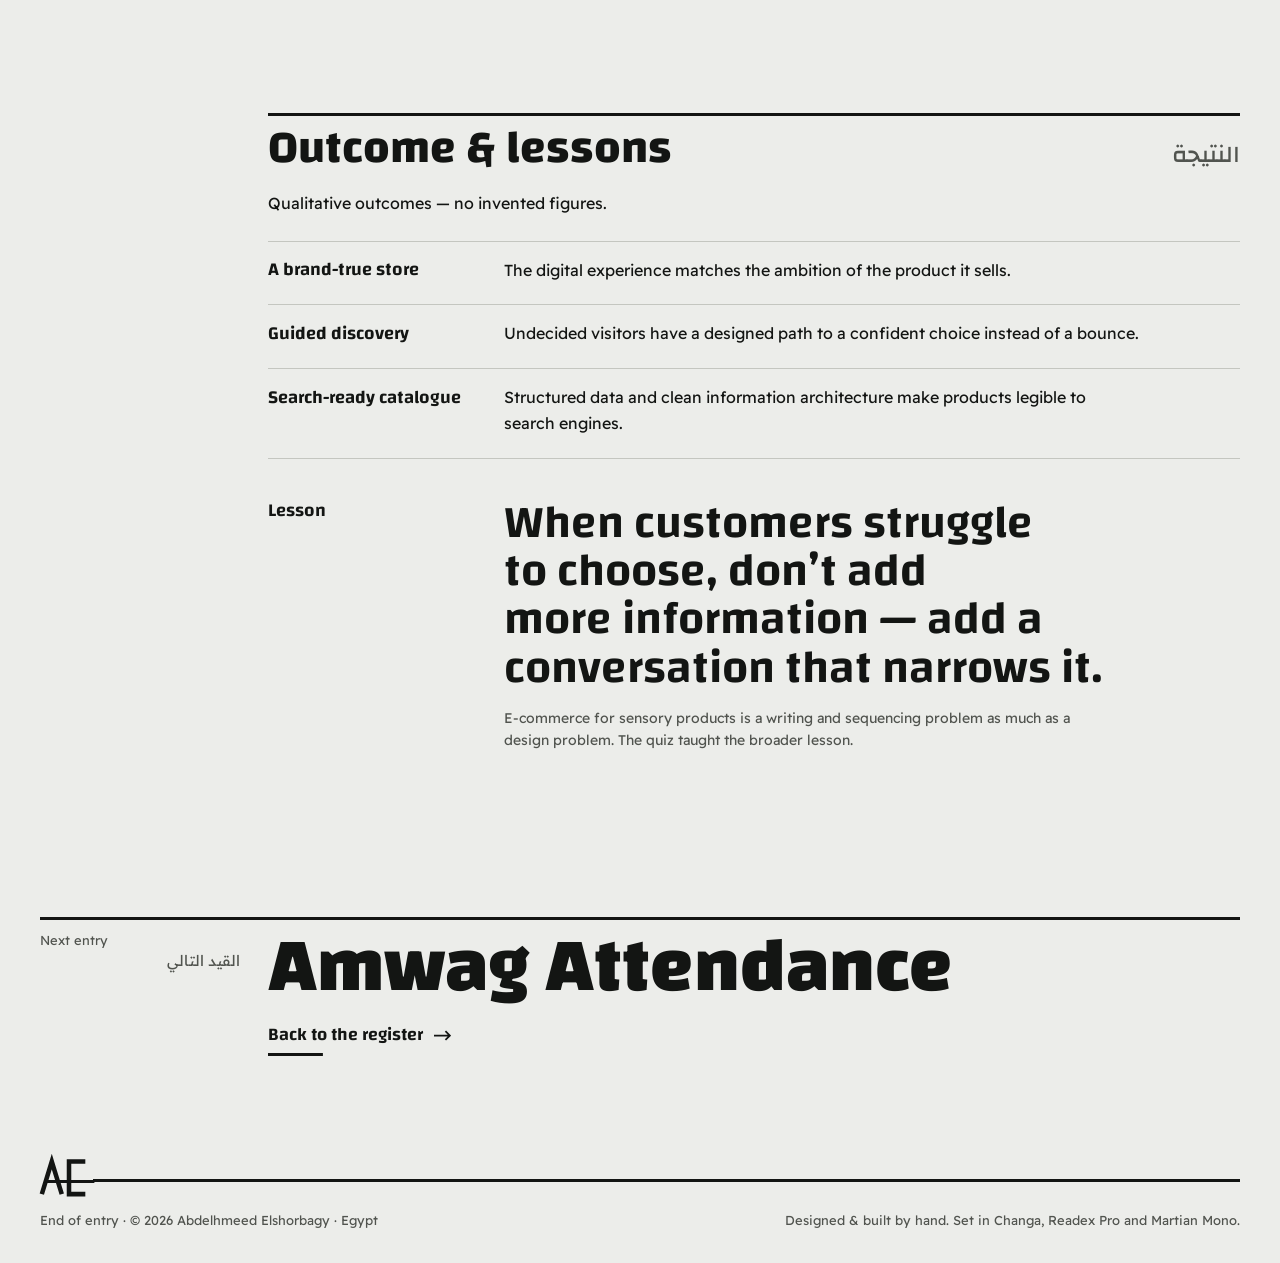
<file: work/dose-fragrance.html>
<!DOCTYPE html>
<html lang="en">
<head>
  <meta charset="utf-8" />
  <meta name="viewport" content="width=device-width, initial-scale=1" />
  <title>DÖSE Fragrance — case study · Abdelhmeed Elshorbagy</title>
  <meta name="description" content="Case study: a premium Shopify experience for an Egyptian niche fragrance brand — product storytelling, cart and discount logic, structured data, and the Find Your DÖSE discovery flow." />
  <meta name="theme-color" content="#2B1611" />
  <link rel="canonical" href="https://www.abdelhmeed.com/work/dose-fragrance.html" />
  <meta name="author" content="Abdelhmeed Elshorbagy" />
  <meta property="og:type" content="article" />
  <meta property="og:site_name" content="Abdelhmeed Elshorbagy" />
  <meta property="og:url" content="https://www.abdelhmeed.com/work/dose-fragrance.html" />
  <meta property="og:title" content="DÖSE — a niche fragrance brand's premium e-commerce experience" />
  <meta property="og:description" content="Brand direction, conversion-focused UX, and Shopify engineering for an Egyptian niche fragrance house." />
  <meta property="og:image" content="https://www.abdelhmeed.com/assets/og.png" />
  <meta property="og:image:width" content="1200" />
  <meta property="og:image:height" content="630" />
  <meta name="twitter:card" content="summary_large_image" />
  <script type="application/ld+json">
  {
    "@context": "https://schema.org",
    "@graph": [
      {
        "@type": "Article",
        "@id": "https://www.abdelhmeed.com/work/dose-fragrance.html#article",
        "headline": "DÖSE Fragrance — case study",
        "description": "How Abdelhmeed Elshorbagy, founder of DÖSE, built the brand's Shopify store: product storytelling, cart and discount logic, structured data and the Find Your DÖSE discovery flow.",
        "url": "https://www.abdelhmeed.com/work/dose-fragrance.html",
        "image": "https://www.abdelhmeed.com/assets/img/covers/dose-apex.webp",
        "inLanguage": "en",
        "dateModified": "2026-09-15",
        "author": { "@type": "Person", "@id": "https://www.abdelhmeed.com/#person", "name": "Abdelhmeed Elshorbagy", "url": "https://www.abdelhmeed.com/" },
        "isPartOf": { "@id": "https://www.abdelhmeed.com/#website" },
        "about": {
          "@type": "Organization",
          "@id": "https://www.abdelhmeed.com/#dose",
          "name": "DÖSE",
          "url": "https://doseeg.com/",
          "founder": { "@id": "https://www.abdelhmeed.com/#person" }
        }
      },
      {
        "@type": "BreadcrumbList",
        "itemListElement": [
          { "@type": "ListItem", "position": 1, "name": "Abdelhmeed Elshorbagy", "item": "https://www.abdelhmeed.com/" },
          { "@type": "ListItem", "position": 2, "name": "DÖSE Fragrance", "item": "https://www.abdelhmeed.com/work/dose-fragrance.html" }
        ]
      }
    ]
  }
  </script>
  <link rel="icon" type="image/svg+xml" href="../assets/favicon.svg" />
  <link rel="preconnect" href="https://fonts.googleapis.com" />
  <link rel="preconnect" href="https://fonts.gstatic.com" crossorigin />
  <link rel="stylesheet" href="https://fonts.googleapis.com/css2?family=Changa:wght@400..800&amp;family=Martian+Mono:wdth,wght@87.5,400&amp;family=Readex+Pro:wght@300..600&amp;display=swap" />
  <link rel="stylesheet" href="../assets/css/main.css" />
  <script>document.documentElement.classList.add("js")</script>
</head>
<body>
  <a class="skip" href="#main">Skip to content</a>

  <header class="bar">
    <a class="sig" href="../index.html" aria-label="Abdelhmeed Elshorbagy, back to the register">
      <svg class="mark" viewBox="0 0 60 44" aria-hidden="true" focusable="false"><path d="M2 42 13 6l11 36M50 6H32v36h18" fill="none" stroke="currentColor" stroke-width="5"/><path d="M6.3 28H60" fill="none" stroke="currentColor" stroke-width="3.3"/></svg>
      <span class="rule-line" aria-hidden="true"></span>
    </a>
    <nav aria-label="Primary">
      <a href="../index.html">Register</a>
      <a href="../index.html#work">Work</a>
      <a href="../index.html#record">Record</a>
      <a href="../index.html#contact">Contact</a>
    </nav>
    <button class="toggle" type="button" data-sources-toggle aria-pressed="false">
      <span class="box" aria-hidden="true"></span>Sources <span class="state" aria-hidden="true"></span>
    </button>
  </header>

  <main id="main">

    <!-- ===== Title block ===== -->
    <section class="tb bleed stock-dose" aria-labelledby="cs-h">
      <p class="crumb"><a href="../index.html">Register</a> / <a href="../index.html#work">Work</a> / DÖSE Fragrance</p>
      <div class="tb-grid">
        <p class="lab">Entry <span lang="ar" dir="rtl">قيد</span></p>
        <div class="tb-main">
          <h1 class="cs-title" id="cs-h" style="view-transition-name: entry-dose">DÖSE Fragrance</h1>
          <p class="cs-line">Selling scent through a screen.</p>
          <p class="cs-lede">A premium Shopify experience for an Egyptian niche fragrance brand: visual storytelling that carries what the customer can’t smell, a guided “Find Your DÖSE” discovery flow, and the conversion mechanics — cart, discounts, SEO — engineered underneath.</p>
        </div>
        <figure class="tb-ex ex">
          <img src="../assets/img/covers/dose-apex-520.webp" srcset="../assets/img/covers/dose-apex-520.webp 520w, ../assets/img/covers/dose-apex.webp 700w" sizes="(min-width: 1100px) 28vw, 92vw" width="700" height="1015" fetchpriority="high" alt="DÖSE Apex eau de parfum bottle with a walnut cap and an etched black label, lying on golden sand" />
          <figcaption><b>Apex, eau de parfum.</b> Still life does the work a fragrance counter would.</figcaption>
          <span class="prov">DÖSE product photography</span>
        </figure>
        <dl class="tb-cells">
          <div><dt>Category</dt><dd>E-commerce · Brand experience</dd></div>
          <div><dt>Role</dt><dd>Founder · Brand direction · UX design · Shopify engineering</dd></div>
          <div><dt>Stack</dt><dd>Shopify · Liquid · Structured data</dd></div>
          <div><dt>Timeline</dt><dd><time datetime="2025-10">Oct 2025</time> – present</dd></div>
          <div><dt>Status</dt><dd><span class="st st--live">Running</span><a class="src" href="#store"><b>Shown</b></a></dd></div>
          <div><dt>Evidence</dt><dd>5 captures of the live store at doseeg.com</dd></div>
        </dl>
      </div>
    </section>

    <!-- ===== Summary ===== -->
    <section class="summary" aria-label="Summary">
      <div class="entry">
        <p class="lab">Problem <span lang="ar" dir="rtl">المشكلة</span></p>
        <p class="prose">Niche fragrance sells on identity and story, but its most important quality, the scent, can’t pass through a screen, and undecided visitors leave.</p>
      </div>
      <div class="entry">
        <p class="lab">My part <span lang="ar" dir="rtl">دوري</span></p>
        <p class="prose">Brand direction for the store, the product page and discovery UX, and the Shopify implementation: Liquid templates, cart and discount logic, structured data, and performance work.</p>
      </div>
      <div class="entry">
        <p class="lab">Outcome <span lang="ar" dir="rtl">النتيجة</span></p>
        <p class="prose">A brand-true store, a designed path from undecided to a confident choice, and a catalogue search engines can read. Qualitative outcomes only. No invented figures.</p>
      </div>
    </section>

    <div class="cs-body">
      <nav class="toc" aria-labelledby="toc-h">
        <h2 class="toc-h" id="toc-h">On this record</h2>
        <ol>
          <li><a href="#situation">The situation</a></li>
          <li><a href="#approach">The approach</a></li>
          <li><a href="#conversation">Find Your DÖSE</a></li>
          <li><a href="#store">The store</a></li>
          <li><a href="#build">The build</a></li>
          <li><a href="#tradeoffs">Trade-offs</a></li>
          <li><a href="#outcome">Outcome &amp; lessons</a></li>
        </ol>
      </nav>

      <div class="chapters">

        <!-- The situation -->
        <section class="chapter" id="situation" aria-labelledby="situation-h">
          <div class="chapter-head"><h2 id="situation-h">The situation</h2><p lang="ar" dir="rtl">السياق</p></div>
          <div class="clause">
            <h3>Context</h3>
            <div class="prose"><p>DÖSE is an Egyptian niche fragrance brand competing in a category where the product’s most important quality — its scent — cannot pass through the screen. Everything the store communicates has to be carried by imagery, language, pacing, and trust.</p></div>
          </div>
          <div class="clause">
            <h3>Business problem</h3>
            <div class="prose"><ul>
              <li>Niche fragrance sells on identity and story; a generic Shopify theme undermines both.</li>
              <li>Undecided visitors leave: without guidance, choosing a fragrance online is a gamble customers avoid.</li>
              <li>Organic discovery mattered — the brand needed search engines to understand its catalogue properly.</li>
            </ul></div>
          </div>
          <div class="clause">
            <h3>User problem</h3>
            <div class="prose"><p>“Will I like it?” is the question every fragrance customer is silently asking. The experience has to replace the counter test: describe scent in evocative but concrete language, situate each fragrance in a mood and moment, and guide the undecided instead of presenting a wall of bottles.</p></div>
          </div>
          <div class="clause">
            <h3>Constraints</h3>
            <div class="prose"><ul>
              <li>Shopify’s theme architecture — premium feel within Liquid’s rendering model and the platform’s checkout boundaries.</li>
              <li>Performance: rich visuals could not cost the mobile experience, where most traffic lives.</li>
              <li>The brand team needed to manage products and campaigns without a developer in the loop.</li>
            </ul></div>
          </div>
        </section>

        <!-- The approach -->
        <section class="chapter" id="approach" aria-labelledby="approach-h">
          <div class="chapter-head"><h2 id="approach-h">The approach</h2><p lang="ar" dir="rtl">النهج</p></div>
          <div class="clause">
            <h3>My role</h3>
            <div class="prose"><p>I owned the digital experience: brand direction for the store, the product page and discovery UX, and the Shopify implementation — Liquid templates, cart and discount logic, structured data, and performance work.</p></div>
          </div>
          <div class="clause">
            <h3>Product strategy</h3>
            <div class="prose"><p>Two paths, deliberately designed: <strong>customers who know</strong> get a fast, confident route to product and checkout; <strong>customers who don’t</strong> get “Find Your DÖSE” — a short, sensory quiz that narrows the catalogue to a personal recommendation. The store’s job is to make sure nobody leaves because they couldn’t decide.</p></div>
          </div>
        </section>

        <!-- Find Your DÖSE -->
        <section class="chapter" id="conversation" aria-labelledby="conversation-h">
          <div class="chapter-head"><h2 id="conversation-h">Find Your DÖSE</h2><p lang="ar" dir="rtl">الاكتشاف</p></div>
          <p class="chapter-intro">When customers struggle to choose, don’t add more information — add a conversation that narrows it.</p>

          <div class="band stock-dose">
            <ol class="narrow" aria-label="Find Your DÖSE flow">
              <li>How do you want to feel?<small>Mood</small></li>
              <li>When will you wear it?<small>Occasion</small></li>
              <li>How bold?<small>Intensity</small></li>
              <li>Your DÖSE<small>Recommendation → product page</small></li>
            </ol>
            <p class="band-note">“Find Your DÖSE” — replacing the fragrance counter with a conversation.</p>
          </div>

          <div class="clause">
            <h3>UX &amp; system architecture</h3>
            <div class="prose"><ul>
              <li><strong>Product pages as stories</strong> — scent pyramid, mood framing, and imagery sequenced before specifications and price anxiety.</li>
              <li><strong>Cart designed for momentum</strong> — clear discount states, no surprise costs, and a short path to Shopify’s checkout.</li>
              <li><span class="claim"><strong>Discovery quiz mapped to product metadata</strong> — recommendations come from structured attributes the brand team can edit, not hardcoded rules.</span><span class="src"><b>Stated</b></span></li>
            </ul></div>
          </div>
        </section>

        <!-- The store -->
        <section class="chapter" id="store" aria-labelledby="store-h">
          <div class="chapter-head"><h2 id="store-h">The store</h2><p lang="ar" dir="rtl">المتجر</p></div>
          <div class="clause">
            <h3>Design decisions</h3>
            <div class="prose"><p>The visual direction leans into stillness: large imagery, disciplined typography, and restrained motion — closer to editorial perfume photography than to a discount storefront. Language does the heavy lifting, describing scent in scenes and moments rather than ingredient lists alone.</p></div>
          </div>

          <div class="band stock-dose">
            <div class="exhibits">
              <figure class="ex ex--wide">
                <a href="../assets/img/dose/01-home-1600.webp" data-view>
                  <span class="vh">Open full screenshot: </span>
                  <img src="../assets/img/dose/01-home-800.webp" srcset="../assets/img/dose/01-home-800.webp 800w, ../assets/img/dose/01-home-1600.webp 1600w" sizes="(min-width: 1100px) 70vw, 92vw" width="1600" height="860" loading="lazy" decoding="async" alt="DÖSE homepage hero: luxury eau de parfum bottles staged as still life on sand with driftwood" />
                </a>
                <figcaption><b>Home</b> — an editorial hero that treats the product as still life. <span class="claim">“Find Your DÖSE” is always one tap away for the undecided.</span><a class="src" href="../assets/img/dose/01-home-1600.webp"><b>Shown</b></a></figcaption>
                <span class="prov">doseeg.com/</span>
              </figure>
              <figure class="ex">
                <a href="../assets/img/dose/02-home-ritual-1600.webp" data-view>
                  <span class="vh">Open full screenshot: </span>
                  <img src="../assets/img/dose/02-home-ritual-800.webp" srcset="../assets/img/dose/02-home-ritual-800.webp 800w, ../assets/img/dose/02-home-ritual-1600.webp 1600w" sizes="(min-width: 1100px) 35vw, 92vw" width="1600" height="860" loading="lazy" decoding="async" alt="Homepage section headed 'Small amounts, lasting presence' with a moody perfume photograph" />
                </a>
                <figcaption><b>Brand story</b> — “measured in feeling.” Scent is sold in scenes and rituals, carrying what a screen can’t.</figcaption>
                <span class="prov">doseeg.com/ · further down</span>
              </figure>
              <figure class="ex">
                <a href="../assets/img/dose/03-home-moods-1600.webp" data-view>
                  <span class="vh">Open full screenshot: </span>
                  <img src="../assets/img/dose/03-home-moods-800.webp" srcset="../assets/img/dose/03-home-moods-800.webp 800w, ../assets/img/dose/03-home-moods-1600.webp 1600w" sizes="(min-width: 1100px) 35vw, 92vw" width="1600" height="860" loading="lazy" decoding="async" alt="Homepage 'Find the bottle that fits the hour' section with For Him, For Her, and Unisex flat-lays" />
                </a>
                <figcaption><b>Shop by mood</b> — “find the bottle that fits the hour.” Entry points by feeling and occasion, not just a product grid.</figcaption>
                <span class="prov">doseeg.com/ · further down</span>
              </figure>
              <figure class="ex ex--crop" style="--ar: 4 / 5">
                <a href="../assets/img/dose/04-catalog-1600.webp" data-view>
                  <span class="vh">Open full screenshot: </span>
                  <img src="../assets/img/dose/04-catalog-800.webp" srcset="../assets/img/dose/04-catalog-800.webp 800w, ../assets/img/dose/04-catalog-1600.webp 1600w" sizes="(min-width: 1100px) 35vw, 92vw" width="1600" height="3082" loading="lazy" decoding="async" alt="Catalog page titled 'All scents' with eight fragrances, mood filters, and a 'cabinet of moods' panel" />
                </a>
                <figcaption><b>Catalog</b> — “a cabinet of moods.” <span class="claim">Every bottle shows its notes and price up front, filterable by mood, notes, and presence.</span><a class="src" href="../assets/img/dose/04-catalog-1600.webp"><b>Shown</b></a></figcaption>
                <span class="prov">doseeg.com/collections/all</span>
              </figure>
              <figure class="ex ex--crop" style="--ar: 4 / 5">
                <a href="../assets/img/dose/05-product-1600.webp" data-view>
                  <span class="vh">Open full screenshot: </span>
                  <img src="../assets/img/dose/05-product-800.webp" srcset="../assets/img/dose/05-product-800.webp 800w, ../assets/img/dose/05-product-1600.webp 1600w" sizes="(min-width: 1100px) 35vw, 92vw" width="1600" height="1728" loading="lazy" decoding="async" alt="Blue Drift product page with imagery, scent description, tiered cart-savings, and cross-sell" />
                </a>
                <figcaption><b>Product page</b> — story and imagery first, then price. <span class="claim">Tiered “layer your cart to save” mechanics and cross-sell drive basket size</span><a class="src" href="../assets/img/dose/05-product-1600.webp"><b>Shown</b></a>; notes, shipping, and an authenticity guarantee close the trust gap.</figcaption>
                <span class="prov">doseeg.com/products/blue-drift</span>
              </figure>
            </div>
          </div>
        </section>

        <!-- The build -->
        <section class="chapter" id="build" aria-labelledby="build-h">
          <div class="chapter-head"><h2 id="build-h">The build</h2><p lang="ar" dir="rtl">البناء</p></div>
          <div class="clause">
            <h3>Technical implementation</h3>
            <div class="prose"><ul>
              <li><strong>Custom Liquid theme work</strong> — sections the brand team can rearrange and edit safely from the Shopify admin.</li>
              <li><strong>Cart &amp; discount logic</strong> — predictable price display across promotions, bundles, and codes.</li>
              <li><span class="claim"><strong>SEO &amp; structured data</strong> — product schema, clean metadata, and crawlable category structure so search engines understand the catalogue.</span><span class="src"><b>Stated</b></span></li>
              <li><span class="claim"><strong>Performance passes</strong> — image optimisation and lean scripts to keep the premium feel fast on mobile.</span><span class="src"><b>Stated</b></span></li>
            </ul></div>
          </div>
        </section>

        <!-- Trade-offs -->
        <section class="chapter" id="tradeoffs" aria-labelledby="tradeoffs-h">
          <div class="chapter-head"><h2 id="tradeoffs-h">Trade-offs</h2><p lang="ar" dir="rtl">المفاضلات</p></div>
          <div class="clause">
            <h3>Atmosphere vs. speed</h3>
            <div class="prose"><p>Every atmospheric image and motion flourish costs milliseconds. The discipline was treating performance as part of the brand — a premium store that stutters isn’t premium.</p></div>
          </div>
          <div class="clause">
            <h3>Platform boundaries</h3>
            <div class="prose"><p>Shopify draws hard lines around checkout. Rather than fighting the platform, the design spends its ambition where the platform is flexible — storytelling, discovery, and the cart — and keeps checkout native and trusted.</p></div>
          </div>
        </section>

        <!-- Outcome & lessons -->
        <section class="chapter" id="outcome" aria-labelledby="outcome-h">
          <div class="chapter-head"><h2 id="outcome-h">Outcome &amp; lessons</h2><p lang="ar" dir="rtl">النتيجة</p></div>
          <p class="chapter-intro">Qualitative outcomes — no invented figures.</p>
          <div class="outcomes">
            <div class="clause">
              <h3>A brand-true store</h3>
              <p class="prose">The digital experience matches the ambition of the product it sells.</p>
            </div>
            <div class="clause">
              <h3>Guided discovery</h3>
              <p class="prose"><span class="claim">Undecided visitors have a designed path to a confident choice instead of a bounce.</span><a class="src" href="#conversation"><b>Documented</b></a></p>
            </div>
            <div class="clause">
              <h3>Search-ready catalogue</h3>
              <p class="prose"><span class="claim">Structured data and clean information architecture make products legible to search engines.</span><span class="src"><b>Stated</b></span></p>
            </div>
          </div>
          <div class="clause" style="border-top-width: 0; padding-top: 2.5rem">
            <h3>Lesson</h3>
            <div>
              <p class="finding">When customers struggle to choose, don’t add more information — add a conversation that narrows it.</p>
              <p class="finding-src prose">E-commerce for sensory products is a writing and sequencing problem as much as a design problem. The quiz taught the broader lesson.</p>
            </div>
          </div>
        </section>
      </div>
    </div>

    <nav class="next" aria-label="Next entry">
      <p class="lab">Next entry <span lang="ar" dir="rtl">القيد التالي</span></p>
      <div>
        <a class="next-title" href="amwag-attendance.html">Amwag Attendance</a>
        <p class="back"><a class="go" href="../index.html#work">Back to the register
          <svg class="arr" viewBox="0 0 20 12" aria-hidden="true"><path d="M0 6h18M13 1l5 5-5 5" fill="none" stroke="currentColor" stroke-width="2"/></svg></a></p>
      </div>
    </nav>
  </main>

  <footer class="colophon">
    <a class="sig" href="../index.html" aria-label="Back to the register">
      <svg class="mark" viewBox="0 0 60 44" aria-hidden="true" focusable="false"><path d="M2 42 13 6l11 36M50 6H32v36h18" fill="none" stroke="currentColor" stroke-width="5"/><path d="M6.3 28H60" fill="none" stroke="currentColor" stroke-width="3.3"/></svg>
      <span class="rule-line" aria-hidden="true"></span>
    </a>
    <div class="colophon-text">
      <p>End of entry · © <span data-year>2026</span> Abdelhmeed Elshorbagy · Egypt</p>
      <p>Designed &amp; built by hand. Set in Changa, Readex Pro and Martian Mono.</p>
    </div>
  </footer>

  <dialog class="viewer" id="viewer" aria-label="Screenshot viewer">
    <div class="viewer-bar">
      <p class="viewer-cap"></p>
      <form method="dialog"><button class="btn" type="submit">Close</button></form>
    </div>
    <div class="viewer-frame"></div>
  </dialog>

  <script src="../assets/js/main.js" defer></script>
</body>
</html>
</file>
<file: assets/css/main.css>
/* ==========================================================================
   THE REGISTER — Abdelhmeed Elshorbagy
   One grammar: every block is an entry (label · value · source).
   The frame is ink on stone; colour belongs to evidence (project stock)
   and to the audit layer (sources). Mono only for machine strings.
   Motion reports a state change: a line draws when something becomes true
   (a source shown, a row selected). Nothing moves on scroll.
   ========================================================================== */

:root {
  --ground: #ECEDEA;
  --ink: #131513;
  --ink-2: #51544F;
  --rule: #131513;
  --rule-2: #C4C6C0;
  --audit: #086A35;
  --audit-ink: #FFFFFF;

  --f-display: "Changa", "Arial Narrow", "Segoe UI", sans-serif;
  --f-body: "Readex Pro", "Segoe UI", system-ui, sans-serif;
  --f-mono: "Martian Mono", ui-monospace, Consolas, monospace;

  --m: clamp(1rem, 3.2vw, 2.5rem);
  --gap: clamp(1rem, 2.2vw, 2rem);
  --lab-w: 12.5rem;
  --draw: 220ms linear;

  color-scheme: light;
}

/* Project stock: evidence is printed on the product's own material */
.stock-att {
  --ground: #0C121C; --ink: #E3E8EF; --ink-2: #9CA7B5;
  --rule: #4A566B; --rule-2: #263041; --audit: #7BD8A2; --audit-ink: #0C121C;
  color-scheme: dark;
}
.stock-dose {
  --ground: #2B1611; --ink: #F2E8DA; --ink-2: #CDB8A2;
  --rule: #7A4A38; --rule-2: #4A2A20; --audit: #A6E3BC; --audit-ink: #2B1611;
  color-scheme: dark;
}
.stock-att, .stock-dose { background: var(--ground); color: var(--ink); }

/* ---------- Base ---------- */
*, *::before, *::after { box-sizing: border-box; }
html {
  -webkit-text-size-adjust: 100%;
  scroll-padding-top: 5rem;
  background: var(--ground);
  scrollbar-color: var(--ink) var(--rule-2);
}
body {
  margin: 0;
  background: var(--ground);
  color: var(--ink);
  font: 400 1rem/1.62 var(--f-body);
  text-rendering: optimizeLegibility;
  -webkit-font-smoothing: antialiased;
}
h1, h2, h3, h4, p, figure, dl, dd, blockquote, ol, ul { margin: 0; }
ol, ul { padding: 0; }
img { display: block; max-width: 100%; height: auto; }
a { color: inherit; text-decoration-thickness: 1px; text-underline-offset: .22em; }
a:hover { text-decoration-thickness: 2px; }
strong, b { font-weight: 600; }
button { font: inherit; color: inherit; }
:focus-visible { outline: 2px solid var(--ink); outline-offset: 3px; }
::selection { background: var(--ink); color: var(--ground); }
[lang="ar"] { letter-spacing: 0 !important; text-transform: none !important; }
time { font-variant-numeric: tabular-nums; }

.vh {
  position: absolute !important; width: 1px; height: 1px; overflow: hidden;
  clip-path: inset(50%); white-space: nowrap;
}
.skip {
  position: absolute; left: var(--m); top: .5rem; z-index: 20;
  padding: .6rem 1rem; background: var(--ink); color: var(--ground);
  font: 600 1rem/1 var(--f-display); text-decoration: none;
  transform: translateY(-300%);
}
.skip:focus-visible { transform: none; }

main { padding-inline: var(--m); }
.bleed { margin-inline: calc(-1 * var(--m)); padding-inline: var(--m); }

/* ---------- The mark: one line gives the A its crossbar and the E its arm ---------- */
.mark { display: block; width: 3.4rem; height: 2.5rem; color: var(--ink); overflow: visible; }
.sig { display: flex; align-items: center; min-width: 0; flex: 1 1 auto; text-decoration: none; }
.sig .rule-line {
  flex: 1 1 1rem; height: 3px; background: currentColor;
  position: relative; top: .34rem; margin-inline-start: -1px;
}

/* ---------- Header bar ---------- */
.bar {
  position: sticky; top: 0; z-index: 10;
  display: flex; align-items: center; gap: clamp(.75rem, 2vw, 1.75rem);
  padding: .6rem var(--m);
  background: var(--ground);
}
.bar nav { display: flex; gap: clamp(.9rem, 2vw, 1.75rem); flex: none; }
.bar nav a {
  font: 600 1rem/1 var(--f-display); text-decoration: none;
  padding-block: .8rem; position: relative;
}
.bar nav a::after, .go::after {
  content: ""; position: absolute; left: 0; right: 0; bottom: .45rem; height: 3px;
  background: currentColor; transform: scaleX(0); transform-origin: left;
  transition: transform var(--draw);
}
.bar nav a:hover::after, .bar nav a[aria-current]::after { transform: scaleX(1); }

/* ---------- Toggle (Sources) ---------- */
.toggle {
  display: inline-flex; align-items: center; gap: .55rem; flex: none;
  min-height: 2.75rem; padding: .5rem .8rem;
  border: 1.5px solid var(--ink); border-radius: 0; background: transparent; color: var(--ink);
  font: 600 .9375rem/1 var(--f-display); cursor: pointer;
}
.toggle .box { width: .8rem; height: .8rem; border: 1.5px solid currentColor; }
.toggle .state::before { content: "off"; font-weight: 400; color: var(--ink-2); }
.toggle[aria-pressed="true"] { background: var(--audit); border-color: var(--audit); color: var(--audit-ink); }
.toggle[aria-pressed="true"] .box { background: currentColor; }
.toggle[aria-pressed="true"] .state::before { content: "on"; color: inherit; }
html:not(.js) .toggle { display: none; }

/* ---------- Buttons & links ---------- */
.btn {
  display: inline-flex; align-items: center; gap: .6rem;
  min-height: 2.75rem; padding: .55rem 1.05rem;
  border: 1.5px solid var(--ink); border-radius: 0; background: transparent; color: var(--ink);
  font: 600 1rem/1 var(--f-display); text-decoration: none; cursor: pointer;
}
.btn:hover { background: var(--ink); color: var(--ground); }
.btn--solid { background: var(--ink); color: var(--ground); }
.btn--solid:hover { background: transparent; color: var(--ink); }
.arr { width: 1.1rem; height: .7rem; flex: none; }

.go {
  position: relative; display: inline-flex; align-items: center; gap: .65rem;
  padding-block: .6rem .95rem; font: 600 1.125rem/1 var(--f-display); text-decoration: none;
}
.go::after { bottom: .2rem; transform: scaleX(.3); }
.go:hover::after, .go:focus-visible::after { transform: scaleX(1); }

/* ---------- Labels ---------- */
.lab { font: 400 .8125rem/1.35 var(--f-body); color: var(--ink-2); }
.lab [lang="ar"] { display: block; font-size: .9375rem; line-height: 1.6; }

/* ---------- Sources (the audit layer) ---------- */
.claim {
  text-decoration: underline 2px transparent;
  text-underline-offset: .2em;
  text-decoration-skip-ink: none;
  transition: text-decoration-color var(--draw);
}
.sources-on .claim { text-decoration-color: var(--audit); }
.src, .chip {
  display: none; align-items: baseline; gap: .35em;
  margin-inline-start: .35em; padding: .08em .42em .02em;
  border: 1px solid var(--audit); color: var(--audit);
  font: 400 .75rem/1.45 var(--f-body); text-decoration: none; white-space: nowrap;
  vertical-align: .12em; letter-spacing: 0;
}
.src b, .chip b { font: 600 .75rem/1 var(--f-display); text-transform: uppercase; letter-spacing: .05em; }
a.src:hover { background: var(--audit); color: var(--audit-ink); }
.sources-on .src, html:not(.js) .src { display: inline-flex; }
.sources-on .src { animation: stamp 180ms steps(3, end) both; }
.chip { display: inline-flex; margin: 0 .35em 0 0; }
@keyframes stamp { from { clip-path: inset(0 100% 0 0); } to { clip-path: inset(0); } }

/* ---------- Record card (first viewport) ---------- */
.card {
  display: grid;
  grid-template-columns: var(--lab-w) minmax(0, 1fr) clamp(9.5rem, 15vw, 14.5rem);
  grid-template-areas:
    "l-name  name   photo"
    "l-began began  photo"
    "l-now   now    now"
    "l-src   src    src"
    "l-reach reach  reach";
  column-gap: var(--gap);
  border-bottom: 1px solid var(--rule);
}
.card > * { border-top: 1px solid var(--rule); padding-block: .9rem 1.15rem; }
.card .l-name { grid-area: l-name; } .card .l-began { grid-area: l-began; }
.card .l-now { grid-area: l-now; } .card .l-src { grid-area: l-src; } .card .l-reach { grid-area: l-reach; }
.name {
  grid-area: name; padding-block: .35rem .9rem;
  font: 800 clamp(3rem, 7.6vw, 6rem)/.86 var(--f-display); letter-spacing: -.012em;
}
.name span { display: block; }
.began { grid-area: began; }
.lead {
  font: 500 clamp(1.5rem, 2.7vw, 2.375rem)/1.1 var(--f-display);
  max-width: 28ch; text-wrap: balance;
}
.idphoto { grid-area: photo; border-inline-start: 1px solid var(--rule); padding-inline-start: var(--gap); }
.idphoto img {
  width: 100%; aspect-ratio: 4 / 5; object-fit: cover; object-position: 50% 18%;
  filter: grayscale(1) contrast(1.06); border: 1px solid var(--rule);
}
.now { grid-area: now; display: grid; grid-template-columns: repeat(2, minmax(0, 1fr)); gap: var(--gap); }
.now .k { font: 700 1.375rem/1.1 var(--f-display); }
.now .org { display: block; font: 400 .875rem/1.5 var(--f-body); color: var(--ink-2); margin-bottom: .45rem; }
.now p:last-child { max-width: 48ch; }
.sources-row { grid-area: src; display: flex; flex-wrap: wrap; align-items: center; gap: .75rem 1.5rem; }
.sources-row > p { max-width: 36ch; }
.legend { list-style: none; display: flex; flex-wrap: wrap; gap: .4rem 1.1rem; font-size: .8125rem; color: var(--ink-2); }
.reach { grid-area: reach; display: flex; flex-wrap: wrap; align-items: center; gap: .75rem; }
.reach .where { margin-inline-start: auto; font-size: .875rem; color: var(--ink-2); }

/* ---------- Sheets (sections) ---------- */
.sheet { padding-top: clamp(4rem, 9vw, 7rem); }
.sheet-head {
  display: flex; flex-wrap: wrap; align-items: baseline; justify-content: space-between; gap: .25rem 1rem;
  border-top: 3px solid var(--rule); padding-top: .6rem; margin-bottom: clamp(1.25rem, 3vw, 2.25rem);
}
.sheet-head h2 { font: 700 clamp(2.25rem, 5vw, 4rem)/.95 var(--f-display); letter-spacing: -.005em; }
.sheet-head [lang="ar"] { font: 500 clamp(1.25rem, 2.4vw, 2rem)/1.2 var(--f-display); color: var(--ink-2); }
.sheet-note { max-width: 60ch; color: var(--ink-2); margin-top: 1rem; font-size: .9375rem; }

.entry {
  display: grid; grid-template-columns: var(--lab-w) minmax(0, 1fr); column-gap: var(--gap);
  border-top: 1px solid var(--rule); padding-block: .9rem 1.15rem;
}
.entry .lab { padding-top: .2rem; }
.prose { max-width: 64ch; text-wrap: pretty; }
.prose > * + * { margin-top: 1em; }
.prose ul { padding-inline-start: 1.15em; list-style: square; }
.prose li + li { margin-top: .5em; }
.prose li::marker { color: var(--ink-2); }

/* ---------- Ledger (index of work) ---------- */
.ledger-head, .row {
  display: grid;
  grid-template-columns: minmax(0, 1.15fr) minmax(0, 1.1fr) minmax(0, 1.15fr) minmax(0, .8fr);
  column-gap: var(--gap);
}
.ledger-head { font-size: .8125rem; color: var(--ink-2); padding-bottom: .45rem; }
.ledger { list-style: none; border-bottom: 1px solid var(--rule); }
.row { position: relative; align-items: baseline; border-top: 1px solid var(--rule); padding-block: .85rem 1rem; }
.row::after {
  content: ""; position: absolute; left: 0; right: 0; bottom: -2px; height: 3px;
  background: var(--ink); transform: scaleX(0); transform-origin: left; transition: transform var(--draw);
  pointer-events: none;
}
.row:hover::after, .row:focus-within::after { transform: scaleX(1); }
.row h3 { font: 700 clamp(1.3rem, 2.1vw, 1.75rem)/1.05 var(--f-display); }
.row h3 a { text-decoration: none; }
.row h3 a::before { content: ""; position: absolute; inset: 0; }
.row p { font-size: .9375rem; }
.row .src { position: relative; z-index: 1; }
.st { font: 600 .8125rem/1.3 var(--f-display); text-transform: uppercase; letter-spacing: .05em; }
.st::before {
  content: ""; display: inline-block; width: .6em; height: .6em; margin-inline-end: .5em;
  vertical-align: .02em; background: currentColor;
}
.st--withheld::before { background: transparent; border: 1.5px solid currentColor; }
.st--closed::before { height: 2px; width: .8em; vertical-align: .25em; }
.redact { display: inline-block; width: var(--w, 9ch); height: .74em; background: var(--ink); vertical-align: -.02em; }
.row--more { grid-template-columns: 1fr; color: var(--ink-2); font-size: .9375rem; }
.row--more::after { display: none; }

/* ---------- Plates (project entries on their own stock) ---------- */
.plate { margin-top: clamp(3rem, 7vw, 5.5rem); padding-block: clamp(2.5rem, 6vw, 4.5rem); }
.plate + .plate { margin-top: 0; }
.plate-grid {
  display: grid; grid-template-columns: minmax(0, 5fr) minmax(0, 7fr);
  gap: clamp(2rem, 4vw, 4rem); align-items: start;
}
.plate--dose .plate-grid { grid-template-columns: minmax(0, 6fr) minmax(0, 5fr); }
.plate--dose .plate-head { grid-column: 2; grid-row: 1; }
.plate--dose .plate-exhibits { grid-column: 1; grid-row: 1; }
.plate-head { position: sticky; top: 5rem; }
.plate-title {
  font: 800 clamp(2.6rem, 5.4vw, 4.75rem)/.9 var(--f-display); letter-spacing: -.01em;
  margin: .3rem 0 1rem;
}
.plate-title a { text-decoration: none; }
.plate-head .lab { display: flex; justify-content: space-between; gap: 1rem; max-width: 11rem; }
.plate-head .lab [lang="ar"] { display: inline; }
.plate-line { font: 500 clamp(1.3rem, 2vw, 1.7rem)/1.12 var(--f-display); max-width: 24ch; margin-bottom: 1rem; text-wrap: balance; }
.plate-desc { max-width: 50ch; color: var(--ink); }
.facts { margin: 1.5rem 0 1.25rem; border-bottom: 1px solid var(--rule); }
.facts > div { display: grid; grid-template-columns: 4.75rem minmax(0, 1fr); gap: 1rem; border-top: 1px solid var(--rule); padding-block: .55rem .6rem; }
.facts dt { font-size: .8125rem; color: var(--ink-2); padding-top: .12rem; }
.facts dd { font-size: .9375rem; }

.plate-exhibits { display: grid; grid-template-columns: repeat(2, minmax(0, 1fr)); gap: clamp(1rem, 2vw, 1.5rem); }
.plate-exhibits .ex--wide { grid-column: 1 / -1; }
.plate--att .plate-exhibits { grid-template-columns: minmax(0, .78fr) minmax(0, 1.22fr); align-items: start; }
.plate--dose .plate-exhibits { grid-template-columns: minmax(0, 1.05fr) minmax(0, 1fr); align-items: start; }
.plate .ex--tall { grid-row: span 2; }

/* ---------- Exhibits ---------- */
.ex > a { display: block; text-decoration: none; }
.ex img { width: 100%; border: 1px solid var(--rule); background: var(--rule-2); }
.ex > a:hover img { outline: 2px solid var(--ink); outline-offset: 2px; }
.ex--crop img { aspect-ratio: var(--ar, 16 / 10); object-fit: cover; object-position: top; }
.ex figcaption { margin-top: .6rem; font-size: .875rem; line-height: 1.5; max-width: 56ch; }
.prov { display: block; margin-top: .3rem; font: 400 .6875rem/1.55 var(--f-mono); color: var(--ink-2); font-stretch: 87.5%; }
.prov-line { grid-column: 1 / -1; font: 400 .6875rem/1.55 var(--f-mono); color: var(--ink-2); border-top: 1px solid var(--rule); padding-top: .6rem; }

/* ---------- Timetable (three lines running at once) ---------- */
.tt { --now: 70; --meta-w: 17.5rem; margin-top: 1.5rem; }
.tt-axis {
  position: relative; height: 2.6rem; margin-inline-start: calc(var(--meta-w) + var(--gap));
  font-size: .75rem; color: var(--ink-2);
}
.tt-axis span {
  position: absolute; bottom: 0; left: calc(var(--i) * 12.5%);
  padding: 0 0 .2rem .35rem; border-inline-start: 1px solid var(--rule-2); line-height: 1;
}
.tt-axis .tt-now {
  position: absolute; top: 0; left: calc((var(--now) - 1) / 96 * 100%);
  font: 600 .75rem/1 var(--f-display); text-transform: uppercase; letter-spacing: .05em; color: var(--audit);
  padding-inline-start: .35rem; border-inline-start: 1.5px solid var(--audit); padding-bottom: .15rem;
}
.tt-rows { list-style: none; border-bottom: 1px solid var(--rule); }
.tt-row {
  display: grid; grid-template-columns: var(--meta-w) minmax(0, 1fr); column-gap: var(--gap);
  border-top: 1px solid var(--rule); padding-block: .85rem 1.1rem;
}
.tt-lane { font-size: .8125rem; color: var(--ink-2); display: flex; justify-content: space-between; gap: .75rem; max-width: 15rem; }
.tt-meta h3 { font: 700 1.3rem/1.08 var(--f-display); margin: .2rem 0 .25rem; }
.tt-when { font-size: .875rem; }
.tt-track {
  position: relative; height: 1.1rem; margin-top: .35rem;
  background: linear-gradient(to right, var(--rule-2) 1px, transparent 1px) 0 0 / 12.5% 100%;
}
.tt-track::after {
  content: ""; position: absolute; top: -.55rem; bottom: -.55rem;
  left: calc((var(--now) - 1) / 96 * 100%); border-inline-start: 1.5px solid var(--audit);
}
.tt-bar {
  position: absolute; top: 0; bottom: 0;
  left: calc((var(--s) - 1) / 96 * 100%); width: calc((var(--e) - var(--s)) / 96 * 100%);
  background: var(--ink);
}
.tt-bar--expected { background: repeating-linear-gradient(90deg, var(--ink) 0 2px, transparent 2px 6px); box-shadow: inset 0 0 0 1.5px var(--ink); }
.tt-desc { grid-column: 2; margin-top: .75rem; max-width: 64ch; font-size: .9375rem; text-wrap: pretty; }
.tt + .entry { border-top: 0; }

/* ---------- Method ---------- */
.rules { list-style: none; border-bottom: 1px solid var(--rule); }
.rule {
  display: grid; grid-template-columns: var(--lab-w) minmax(0, 1.1fr) minmax(0, 1fr);
  column-gap: var(--gap); border-top: 1px solid var(--rule); padding-block: 1rem 1.35rem;
}
.rule h3 { font: 700 1.375rem/1.05 var(--f-display); }
.rule > p { max-width: 50ch; }
.proof p { font: 500 1.25rem/1.2 var(--f-display); max-width: 30ch; }
.proof footer { margin-top: .5rem; font-size: .8125rem; color: var(--ink-2); }

.caps { margin-top: clamp(3rem, 6vw, 4.5rem); }
.caps-h { display: flex; justify-content: space-between; align-items: baseline; gap: 1rem; font: 700 1.625rem/1 var(--f-display); margin-bottom: .75rem; }
.caps-h [lang="ar"] { font: 500 1.125rem/1.2 var(--f-display); color: var(--ink-2); }
.caps-grid { display: grid; grid-template-columns: repeat(4, minmax(0, 1fr)); border-top: 1px solid var(--rule); border-bottom: 1px solid var(--rule); }
.cap { padding: 1rem var(--gap) 1.25rem 0; }
.cap + .cap { border-inline-start: 1px solid var(--rule-2); padding-inline-start: 1rem; }
.cap h4 { font: 700 1.25rem/1.1 var(--f-display); margin-bottom: .45rem; }
.cap-line { font-size: .9375rem; margin-bottom: .8rem; }
.cap ul { list-style: none; margin-bottom: .9rem; font-size: .875rem; }
.cap li { border-top: 1px solid var(--rule-2); padding-block: .3rem; }
.cap-applied { font-size: .8125rem; color: var(--ink-2); }

/* ---------- Contact / end of register ---------- */
.end-line { font: 600 clamp(1.8rem, 4.2vw, 3.4rem)/1.02 var(--f-display); max-width: 21ch; margin-bottom: clamp(1.5rem, 3vw, 2.5rem); text-wrap: balance; }
.contact-list { border-bottom: 1px solid var(--rule); }
.contact-list .val { display: flex; flex-wrap: wrap; align-items: center; gap: .5rem 1rem; }
.contact-list .val a:not(.btn) { display: inline-block; min-width: 1.5rem; padding-block: .3rem; }
.mail { font: 600 clamp(1.125rem, 2.2vw, 1.6rem)/1.2 var(--f-display); overflow-wrap: anywhere; }
.copy-status { font-size: .875rem; color: var(--audit); min-width: 5ch; }

.colophon { padding: clamp(4rem, 8vw, 6rem) var(--m) 2rem; }
.colophon .sig { margin-bottom: .9rem; color: var(--ink); }
.colophon-text { display: flex; flex-wrap: wrap; justify-content: space-between; gap: .4rem 1.5rem; font-size: .8125rem; color: var(--ink-2); }

/* ---------- Viewer (native dialog) ---------- */
.viewer {
  width: 100vw; height: 100dvh; max-width: none; max-height: none; margin: 0; padding: 0;
  border: 0; overflow: auto; background: #0B0C0B; color: #EDEEEA;
  --ink: #EDEEEA; --ground: #0B0C0B; --ink-2: #A9ABA5;
}
.viewer::backdrop { background: #0B0C0B; }
.viewer-bar {
  position: sticky; top: 0; z-index: 1; display: flex; align-items: center; justify-content: space-between; gap: 1rem;
  padding: .6rem var(--m); background: #0B0C0B; border-bottom: 1px solid #3A3C39;
}
.viewer-cap { font-size: .875rem; max-width: 80ch; }
.viewer-img { margin: 1.5rem auto 3rem; padding-inline: var(--m); width: auto; max-width: min(1600px, 100%); }

/* ---------- Case study ---------- */
.tb { padding-block: clamp(2rem, 5vw, 3.5rem) clamp(2.5rem, 6vw, 4.5rem); }
.crumb { font-size: .8125rem; color: var(--ink-2); margin-bottom: 1.25rem; }
.crumb a { color: var(--ink); }
.tb-grid {
  display: grid; grid-template-columns: var(--lab-w) minmax(0, 1fr) minmax(0, .8fr);
  column-gap: var(--gap); row-gap: 1.75rem; align-items: start;
}
.tb-grid > .lab { grid-column: 1; padding-top: .7rem; }
.tb-main { grid-column: 2; }
.tb-ex { grid-column: 3; grid-row: 1 / span 2; }
.tb-cells { grid-column: 1 / 3; display: grid; grid-template-columns: repeat(3, minmax(0, 1fr)); column-gap: var(--gap); border-bottom: 1px solid var(--rule); }
.tb-cells > div { border-top: 1px solid var(--rule); padding-block: .6rem .75rem; }
.tb-cells dt { font-size: .8125rem; color: var(--ink-2); }
.tb-cells dd { font-size: .9375rem; }
.cs-title { font: 800 clamp(2.75rem, 7vw, 6rem)/.88 var(--f-display); letter-spacing: -.012em; margin-bottom: .9rem; }
.cs-line { font: 500 clamp(1.4rem, 2.5vw, 2.1rem)/1.1 var(--f-display); max-width: 24ch; margin-bottom: 1rem; text-wrap: balance; }
.cs-lede { max-width: 58ch; text-wrap: pretty; }

.summary { padding-top: clamp(2.5rem, 5vw, 3.5rem); }
.summary .entry:last-child { border-bottom: 1px solid var(--rule); }

.cs-body {
  display: grid; grid-template-columns: var(--lab-w) minmax(0, 1fr);
  column-gap: var(--gap); padding-top: clamp(3rem, 6vw, 4.5rem);
}
.toc { position: sticky; top: 5rem; align-self: start; font-size: .875rem; }
.toc-h { font: 400 .8125rem/1.3 var(--f-body); color: var(--ink-2); margin-bottom: .5rem; }
.toc ol { list-style: none; border-top: 1px solid var(--rule); }
.toc a { display: flex; align-items: center; gap: .5rem; padding-block: .42rem; border-bottom: 1px solid var(--rule-2); text-decoration: none; }
.toc a::before {
  content: ""; flex: none; width: .9rem; height: 3px; background: currentColor;
  transform: scaleX(0); transform-origin: left; transition: transform var(--draw);
}
.toc a:hover::before, .toc a[aria-current]::before { transform: scaleX(1); }
.toc a[aria-current] { font-weight: 600; }

.chapters { min-width: 0; }
.chapter { margin-bottom: clamp(3.5rem, 7vw, 5.5rem); }
.chapter-head {
  display: flex; flex-wrap: wrap; align-items: baseline; justify-content: space-between; gap: .25rem 1rem;
  border-top: 3px solid var(--rule); padding-top: .55rem; margin-bottom: 1.25rem;
}
.chapter-head h2 { font: 700 clamp(1.9rem, 3.6vw, 3rem)/1 var(--f-display); }
.chapter-head [lang="ar"] { font: 500 clamp(1.1rem, 2vw, 1.5rem)/1.2 var(--f-display); color: var(--ink-2); }
.chapter-intro { max-width: 60ch; margin-bottom: 1.5rem; }
.clause {
  display: grid; grid-template-columns: minmax(0, 13rem) minmax(0, 1fr); column-gap: var(--gap);
  border-top: 1px solid var(--rule-2); padding-block: 1rem 1.3rem;
}
.clause h3 { font: 600 1.15rem/1.2 var(--f-display); padding-top: .05rem; }

/* Bands: evidence bleeds from the content column off the right edge of the page */
.band {
  margin-block: 1.5rem; margin-inline-end: calc(-1 * var(--m));
  padding: clamp(1.5rem, 3.5vw, 2.75rem) var(--m) clamp(1.75rem, 4vw, 3rem) clamp(1.25rem, 3vw, 2.5rem);
}
.exhibits { display: grid; grid-template-columns: repeat(2, minmax(0, 1fr)); gap: clamp(1.25rem, 2.5vw, 2rem); }
.exhibits .ex--wide { grid-column: 1 / -1; }
.band-note { font: 500 1.2rem/1.2 var(--f-display); margin-top: 1.5rem; max-width: 40ch; }

.pipe { list-style: none; }
.pipe-step {
  display: grid; grid-template-columns: minmax(0, 18rem) minmax(0, 1fr); column-gap: var(--gap);
  border-top: 1px solid var(--rule); padding-block: 1.1rem 1.5rem;
}
.pipe-step .pipe-n { font: 800 2.75rem/.85 var(--f-display); margin-bottom: .6rem; }
.pipe-step h3 { font: 700 1.375rem/1.1 var(--f-display); margin-bottom: .5rem; }
.pipe-step p { font-size: .9375rem; }
.pipe-step p + p { margin-top: .6rem; }

.layers { list-style: none; margin-top: 1.25rem; border-bottom: 1px solid var(--rule); }
.layers > li { display: grid; grid-template-columns: 6.5rem minmax(0, 1fr); border-top: 1px solid var(--rule); }
.layers h4 { font: 700 1rem/1 var(--f-display); padding-block: .85rem; }
.layers ul { list-style: none; display: grid; grid-template-columns: repeat(4, minmax(0, 1fr)); }
.layers ul li { padding: .7rem .75rem; border-inline-start: 1px solid var(--rule-2); font-size: .875rem; }

.narrow { list-style: none; margin-block: 1.5rem .5rem; }
.narrow li { border-top: 1px solid var(--rule); padding-block: .55rem .95rem; font: 500 clamp(1.5rem, 3.3vw, 2.75rem)/1.04 var(--f-display); }
.narrow li:nth-child(2) { width: 80%; }
.narrow li:nth-child(3) { width: 60%; }
.narrow li:nth-child(4) { width: 40%; border-top-width: 3px; font-weight: 800; }
.narrow small { display: block; margin-top: .35rem; font: 400 .8125rem/1.3 var(--f-body); color: var(--ink-2); }

.outcomes { border-bottom: 1px solid var(--rule-2); }
.finding { font: 600 clamp(1.8rem, 3.6vw, 3rem)/1.05 var(--f-display); max-width: 24ch; text-wrap: balance; }
.finding-src { margin-top: .9rem; font-size: .875rem; color: var(--ink-2); }

.next {
  display: grid; grid-template-columns: var(--lab-w) minmax(0, 1fr); column-gap: var(--gap);
  border-top: 3px solid var(--rule); padding-top: .75rem; margin-top: clamp(2rem, 5vw, 3.5rem);
}
.next a.next-title { font: 800 clamp(2.4rem, 6vw, 5rem)/.9 var(--f-display); text-decoration: none; }
.next a.next-title:hover { text-decoration: underline; text-decoration-thickness: 4px; text-underline-offset: .12em; }
.next .back { margin-top: 1rem; }

.notfound { min-height: 70vh; padding-top: clamp(3rem, 10vw, 7rem); }

/* ---------- View transitions: an entry opens into its record ---------- */
@view-transition { navigation: auto; }
::view-transition-old(root), ::view-transition-new(root) { animation-duration: 140ms; }
::view-transition-group(entry-attendance), ::view-transition-group(entry-dose) {
  animation-duration: 320ms; animation-timing-function: cubic-bezier(.2, 0, 0, 1);
}

/* ---------- Gate: the register signs the visitor in, once per session ----------
   Shown only when the head script adds .gate-on (JS on, not yet seen, motion allowed).
   Every beat is a state change, printed rather than animated: the blank form's
   rules draw, the name is set glyph by glyph (ink lands pale, then settles),
   the key is struck in two groups of four, the stamp verifies, the sheet lifts.
   The type is set up front and only revealed, so nothing reflows. */
.gate { display: none; }
.gate-on .gate {
  position: fixed; inset: 0; z-index: 30;
  display: grid; place-items: center; padding-inline: var(--m); overflow: hidden;
  background: var(--ground); color: var(--ink);
  box-shadow: 0 3px 0 var(--ink);
  transition: transform 420ms cubic-bezier(.65, 0, .25, 1);
}
.gate-form { width: min(100%, 36rem); }
.gate-entry + .gate-entry { margin-top: 1.6rem; }
.gate .lab { display: flex; justify-content: space-between; align-items: baseline; gap: 1rem; }
.gate .lab [lang="ar"] { display: inline; }
.gate-field { position: relative; display: flex; align-items: center; padding-block: .3rem .7rem; }
.gate-field::after {
  content: ""; position: absolute; left: 0; right: 0; bottom: 0; height: 3px;
  background: currentColor; transform: scaleX(0); transform-origin: left;
  transition: transform var(--draw), left 300ms cubic-bezier(.2, 0, 0, 1), right 300ms cubic-bezier(.2, 0, 0, 1);
}
.gate-entry + .gate-entry .gate-field::after { transition-delay: 90ms, 0s, 0s; }
.gate.is-ruled .gate-field::after { transform: scaleX(1); }
.gate.is-open .gate-field::after { left: calc(50% - 50vw); right: calc(50% - 50vw); }
.gate-field--name {
  display: block;
  font: 800 clamp(1.75rem, 7vw, 3rem)/1.1 var(--f-display); letter-spacing: -.012em; white-space: nowrap;
}
.gate-word span { opacity: 0; }
.gate-word .is-set { animation: ink 320ms ease-out both; }
.gate-field--key { min-height: 2.6rem; gap: .5rem; }
.gate-field--key span { flex: none; width: .72rem; height: .72rem; background: currentColor; visibility: hidden; }
.gate-field--key span:nth-child(5) { margin-inline-start: .6rem; }
.gate-field--key .is-set { visibility: visible; animation: stamp 120ms steps(2, end) both; }
.gate-stamp {
  display: inline-block; margin-top: 1rem; padding: .5rem .85rem .4rem;
  border: 1.5px solid var(--audit); color: var(--audit);
  font: 600 .9375rem/1 var(--f-display); text-transform: uppercase; letter-spacing: .06em;
  visibility: hidden;
}
.gate.is-verified .gate-stamp { visibility: visible; animation: stamp 240ms steps(4, end) both; }
.gate.is-lifting { transform: translateY(calc(-100% - 3px)); pointer-events: none; }
.gate.is-skip { transition-duration: 220ms; }
@keyframes ink {
  from { opacity: 0; color: var(--ink-2); }
  30% { opacity: 1; }
  to { opacity: 1; color: var(--ink); }
}

/* ---------- Responsive ---------- */
@media (max-width: 1100px) {
  .card { grid-template-columns: 9.5rem minmax(0, 1fr) clamp(8rem, 18vw, 11rem); }
  .plate-grid, .plate--dose .plate-grid { grid-template-columns: 1fr; }
  .plate--dose .plate-head, .plate--dose .plate-exhibits { grid-column: 1; grid-row: auto; }
  .plate-head { position: static; }
  .caps-grid { grid-template-columns: repeat(2, minmax(0, 1fr)); }
  .cap:nth-child(3) { border-inline-start: 0; padding-inline-start: 0; }
  .cap:nth-child(n + 3) { border-top: 1px solid var(--rule-2); }
  .tb-grid { grid-template-columns: minmax(0, 1fr) minmax(0, .8fr); }
  .tb-grid > .lab { grid-column: 1 / -1; padding-top: 0; }
  .tb-main { grid-column: 1; }
  .tb-ex { grid-column: 2; grid-row: 2; }
  .tb-cells { grid-column: 1 / -1; }
  .cs-body { grid-template-columns: 1fr; }
  .toc { position: static; margin-bottom: 2.5rem; max-width: 30rem; }
  .band { margin-inline-start: calc(-1 * var(--m)); padding-inline: var(--m); }
}

@media (max-width: 860px) {
  :root { --lab-w: 8.5rem; }
  .ledger-head { display: none; }
  .row { grid-template-columns: minmax(0, 1fr) auto; row-gap: .3rem; }
  .row h3 { grid-column: 1; grid-row: 1; }
  .row .row-status { grid-column: 2; grid-row: 1; justify-self: end; text-align: end; }
  .row .row-kind, .row .row-part { grid-column: 1 / -1; }
  .row .row-part { color: var(--ink-2); }
  .tt { --meta-w: 1fr; }
  .tt-row { grid-template-columns: 1fr; }
  .tt-desc { grid-column: 1; }
  .tt-axis { margin-inline-start: 0; }
  .rule { grid-template-columns: 1fr 1fr; row-gap: .5rem; }
  .rule h3 { grid-column: 1 / -1; }
  .pipe-step { grid-template-columns: 1fr; row-gap: 1rem; }
  .tb-grid { grid-template-columns: 1fr; }
  .tb-ex { grid-column: 1; grid-row: auto; max-width: 26rem; }
  .tb-cells { grid-template-columns: repeat(2, minmax(0, 1fr)); }
  .layers ul { grid-template-columns: repeat(2, minmax(0, 1fr)); }
  .layers ul li:nth-child(n + 3) { border-top: 1px solid var(--rule-2); }
}

@media (max-width: 760px) {
  .bar nav a:nth-child(n + 2):not(:last-child) { display: none; }
  .card {
    grid-template-columns: minmax(0, 1fr) 7.25rem;
    grid-template-areas:
      "l-name l-name" "name name" "l-began l-began" "began photo"
      "l-now l-now" "now now" "l-src l-src" "src src" "l-reach l-reach" "reach reach";
  }
  .card > * { border-top: 0; padding-block: .35rem 1rem; }
  .card > .lab { display: flex; justify-content: space-between; align-items: baseline; gap: 1rem; border-top: 1px solid var(--rule); padding-block: .6rem 0; }
  .card > .lab [lang="ar"] { font-size: .875rem; }
  .idphoto { border-inline-start: 0; padding: .35rem 0 1rem; }
  .now { grid-template-columns: 1fr; }
  .reach .where { margin-inline-start: 0; flex-basis: 100%; }
  .entry { grid-template-columns: 1fr; row-gap: .3rem; }
  .entry > .lab { display: flex; justify-content: space-between; gap: 1rem; }
  .entry > .lab [lang="ar"] { display: inline; font-size: .875rem; }
  .plate-exhibits, .plate--att .plate-exhibits, .plate--dose .plate-exhibits, .exhibits { grid-template-columns: 1fr; }
  .plate .ex--tall { grid-row: auto; }
  .plate--att .ex--tall { max-width: 20rem; }
  .rule { grid-template-columns: 1fr; }
  .caps-grid { grid-template-columns: 1fr; }
  .cap + .cap { border-inline-start: 0; padding-inline-start: 0; border-top: 1px solid var(--rule-2); }
  .clause { grid-template-columns: 1fr; row-gap: .35rem; }
  .next { grid-template-columns: 1fr; row-gap: .5rem; }
  .narrow li:nth-child(2) { width: 90%; }
  .narrow li:nth-child(3) { width: 78%; }
  .narrow li:nth-child(4) { width: 64%; }
  /* Gate on a phone: the sheet is the card's first entry. The name is set exactly
     where the card prints it (below the bar), so the lift leaves it in place;
     the key and stamp sit low, in the thumb's reach. */
  .gate-on .gate { place-items: stretch; padding-block: 3.95rem max(2rem, env(safe-area-inset-bottom)); }
  .gate-form { width: auto; display: flex; flex-direction: column; justify-content: space-between; }
  .gate .lab { border-top: 1px solid var(--rule); padding-top: .6rem; }
  .gate .lab [lang="ar"] { font-size: .875rem; }
  .gate-field--name { padding-block: .35rem 1rem; font-size: clamp(3rem, 7.6vw, 6rem); line-height: .86; white-space: normal; }
  .gate-word { display: block; }
}

@media (max-width: 480px) {
  .bar { gap: .6rem; }
  .bar nav a:last-child { display: none; }
  .tb-cells { grid-template-columns: 1fr; }
  .layers > li { grid-template-columns: 1fr; }
  .layers h4 { padding-bottom: .2rem; }
  .tt-axis span:nth-child(even) { visibility: hidden; }
}

/* ---------- Reduced motion: states still change, lines appear instead of drawing ---------- */
@media (prefers-reduced-motion: reduce) {
  @view-transition { navigation: none; }
  *, *::before, *::after { transition-duration: 0s !important; animation: none !important; }
  .gate { display: none !important; }
}

/* ---------- Print: a register should print ---------- */
@media print {
  .bar, .toggle, .skip, .reach .btn, .viewer, .gate { display: none !important; }
  .src { display: inline-flex !important; }
  .stock-att, .stock-dose { --ground: #fff; --ink: #000; --ink-2: #333; --rule: #000; --rule-2: #999; --audit: #000; }
  .plate-head, .toc { position: static; }
}
</file>
<file: archive/legacy/main.css>
﻿/* ============================================================
   AE — Abdelhmeed Elshorbagy · Portfolio design system
   Palette: deep graphite / midnight navy / soft white / signal blue
   Type:    Clash Display (display) · General Sans (body) · JetBrains Mono (labels)
   ============================================================ */

:root {
  /* Color tokens */
  --bg:          #090b10;
  --bg-raise:    #0d1017;
  --bg-panel:    #10141d;
  --ink:         #eceff4;
  --ink-2:       #a8b0bd;
  --ink-3:       #6b7482;
  --line:        rgba(236, 239, 244, 0.08);
  --line-strong: rgba(236, 239, 244, 0.16);
  --accent:      #55b7ff;
  --accent-deep: #2f7ff0;
  --accent-ink:  #06121f;
  --glass:       rgba(16, 20, 29, 0.72);
  --ok:          #3ddc97;

  /* Type scale */
  --font-display: "Clash Display", "Segoe UI", sans-serif;
  --font-body:    "General Sans", "Segoe UI", system-ui, sans-serif;
  --font-mono:    "JetBrains Mono", ui-monospace, "Cascadia Code", monospace;

  /* Rhythm */
  --space-section: clamp(96px, 14vw, 176px);
  --container: 1200px;
  --gutter: clamp(20px, 4vw, 48px);
  --radius: 18px;
  --radius-lg: 28px;

  /* Motion */
  --ease-out: cubic-bezier(0.22, 1, 0.36, 1);
  --ease-inout: cubic-bezier(0.65, 0, 0.35, 1);
  --dur: 0.7s;

  color-scheme: dark;
}

/* ---------- Reset ---------- */
*, *::before, *::after { box-sizing: border-box; margin: 0; padding: 0; }

html {
  scroll-behavior: smooth;
  -webkit-text-size-adjust: 100%;
}

body {
  background: var(--bg);
  color: var(--ink);
  font-family: var(--font-body);
  font-size: 17px;
  line-height: 1.65;
  letter-spacing: 0.005em;
  -webkit-font-smoothing: antialiased;
  overflow-x: hidden;
}

img, svg, video, canvas { display: block; max-width: 100%; }
button { font: inherit; color: inherit; background: none; border: 0; cursor: pointer; }
a { color: inherit; text-decoration: none; }
ul, ol { list-style: none; }
strong { font-weight: 600; color: var(--ink); }

::selection { background: rgba(85, 183, 255, 0.28); color: var(--ink); }

/* Focus — always visible, never removed */
:focus-visible {
  outline: 2px solid var(--accent);
  outline-offset: 3px;
  border-radius: 4px;
}

.skip-link {
  position: fixed;
  top: 12px; left: 12px;
  z-index: 300;
  padding: 10px 18px;
  background: var(--accent);
  color: var(--accent-ink);
  font-weight: 600;
  border-radius: 99px;
  transform: translateY(-64px);
  transition: transform 0.25s var(--ease-out);
}
.skip-link:focus-visible { transform: translateY(0); }

/* ---------- Shared layout ---------- */
.container {
  width: min(var(--container), 100% - var(--gutter) * 2);
  margin-inline: auto;
}

.section { padding-block: var(--space-section); position: relative; }
.section + .section { padding-top: 0; }

/* Mono section label: "01 — Selected work" */
.section-label {
  display: flex;
  align-items: center;
  gap: 14px;
  font-family: var(--font-mono);
  font-size: 12px;
  letter-spacing: 0.16em;
  text-transform: uppercase;
  color: var(--ink-3);
  margin-bottom: clamp(28px, 4vw, 48px);
}
.section-label .idx { color: var(--accent); }
.section-label::after {
  content: "";
  flex: 1;
  height: 1px;
  background: var(--line);
}

.section-title {
  font-family: var(--font-display);
  font-weight: 500;
  font-size: clamp(30px, 4.6vw, 54px);
  line-height: 1.08;
  letter-spacing: -0.015em;
  max-width: 18ch;
}
.section-intro {
  margin-top: 20px;
  max-width: 54ch;
  color: var(--ink-2);
  font-size: clamp(16px, 1.4vw, 18px);
}

/* ---------- Buttons ---------- */
.btn {
  display: inline-flex;
  align-items: center;
  gap: 10px;
  padding: 15px 28px;
  border-radius: 99px;
  font-weight: 600;
  font-size: 15.5px;
  letter-spacing: 0.01em;
  transition: transform 0.35s var(--ease-out), background 0.25s ease,
              border-color 0.25s ease, color 0.25s ease, box-shadow 0.35s ease;
  will-change: transform;
}
.btn svg { width: 16px; height: 16px; transition: transform 0.35s var(--ease-out); }

.btn-primary {
  background: var(--ink);
  color: #0a0d13;
}
.btn-primary:hover {
  background: var(--accent);
  color: var(--accent-ink);
  box-shadow: 0 8px 32px -8px rgba(85, 183, 255, 0.45);
}
.btn-primary:hover svg { transform: translateX(3px); }

.btn-ghost {
  border: 1px solid var(--line-strong);
  color: var(--ink);
  background: rgba(236, 239, 244, 0.02);
}
.btn-ghost:hover { border-color: var(--accent); color: var(--accent); }

/* Magnetic wrapper set by JS */
[data-magnetic] { display: inline-block; }

/* ---------- Reveal-on-scroll ---------- */
.reveal {
  opacity: 0;
  transform: translateY(28px);
  transition: opacity 0.9s var(--ease-out), transform 0.9s var(--ease-out);
  transition-delay: var(--reveal-delay, 0s);
}
.reveal.is-in { opacity: 1; transform: none; }

/* Masked line reveal for hero headline */
.mask-line { display: block; overflow: hidden; }
.mask-line > span {
  display: block;
  transform: translateY(110%);
  transition: transform 1s var(--ease-out);
  transition-delay: var(--line-delay, 0s);
}
.is-ready .mask-line > span { transform: none; }

/* ============================================================
   INTRO OVERLAY
   ============================================================ */
.intro {
  position: fixed;
  inset: 0;
  z-index: 400;
  background: var(--bg);
  display: grid;
  place-items: center;
  transition: opacity 0.6s var(--ease-inout), visibility 0.6s;
}
.intro.is-done { opacity: 0; visibility: hidden; pointer-events: none; }
.intro-mark { width: clamp(72px, 10vw, 104px); }
.intro-mark path {
  stroke-dasharray: 260;
  stroke-dashoffset: 260;
  animation: draw 1.05s var(--ease-inout) forwards;
}
.intro-mark path:nth-child(2) { animation-delay: 0.18s; }
.intro-mark path:nth-child(3) { animation-delay: 0.32s; }
@keyframes draw { to { stroke-dashoffset: 0; } }

.intro-grid {
  position: absolute;
  inset: 0;
  background-image:
    linear-gradient(var(--line) 1px, transparent 1px),
    linear-gradient(90deg, var(--line) 1px, transparent 1px);
  background-size: 72px 72px;
  opacity: 0;
  animation: grid-pulse 1.6s ease forwards;
  mask-image: radial-gradient(circle at 50% 50%, black 0%, transparent 68%);
  -webkit-mask-image: radial-gradient(circle at 50% 50%, black 0%, transparent 68%);
}
@keyframes grid-pulse { 30% { opacity: 0.5; } 100% { opacity: 0; } }

.intro-skip {
  position: absolute;
  bottom: 32px;
  right: 32px;
  font-family: var(--font-mono);
  font-size: 12px;
  letter-spacing: 0.14em;
  text-transform: uppercase;
  color: var(--ink-3);
  padding: 10px 16px;
  border: 1px solid var(--line);
  border-radius: 99px;
  transition: color 0.2s, border-color 0.2s;
}
.intro-skip:hover { color: var(--ink); border-color: var(--line-strong); }

/* ============================================================
   NAVIGATION
   ============================================================ */
.nav {
  position: fixed;
  top: 0; left: 0; right: 0;
  z-index: 200;
  transition: transform 0.45s var(--ease-out);
}
.nav-inner {
  width: min(var(--container), 100% - var(--gutter) * 2);
  margin-inline: auto;
  margin-top: 16px;
  display: flex;
  align-items: center;
  justify-content: space-between;
  padding: 10px 10px 10px 20px;
  border-radius: 99px;
  border: 1px solid transparent;
  transition: background 0.4s ease, border-color 0.4s ease, backdrop-filter 0.4s ease;
}
.nav.is-scrolled .nav-inner {
  background: var(--glass);
  border-color: var(--line);
  backdrop-filter: blur(18px) saturate(1.3);
  -webkit-backdrop-filter: blur(18px) saturate(1.3);
}
.nav.is-hidden { transform: translateY(-110%); }

.nav-logo { display: inline-flex; align-items: center; gap: 12px; }
.nav-logo svg { width: 34px; height: 34px; }
.nav-logo .logo-name {
  font-family: var(--font-mono);
  font-size: 12px;
  letter-spacing: 0.14em;
  color: var(--ink-2);
  text-transform: uppercase;
}
@media (max-width: 640px) { .nav-logo .logo-name { display: none; } }

.nav-links { display: flex; align-items: center; gap: 4px; }
.nav-links a {
  position: relative;
  padding: 9px 16px;
  font-size: 14.5px;
  font-weight: 500;
  color: var(--ink-2);
  border-radius: 99px;
  transition: color 0.2s ease;
}
.nav-links a:hover { color: var(--ink); }
.nav-links a.is-active { color: var(--ink); }
.nav-links a.is-active::after {
  content: "";
  position: absolute;
  left: 50%; bottom: 3px;
  width: 4px; height: 4px;
  border-radius: 50%;
  background: var(--accent);
  transform: translateX(-50%);
}

.nav-cta {
  display: inline-flex;
  align-items: center;
  gap: 9px;
  padding: 10px 20px;
  border-radius: 99px;
  background: rgba(236, 239, 244, 0.06);
  border: 1px solid var(--line);
  font-size: 14px;
  font-weight: 500;
  transition: background 0.25s, border-color 0.25s;
}
.nav-cta:hover { background: rgba(85, 183, 255, 0.12); border-color: rgba(85, 183, 255, 0.4); }

.dot-live {
  width: 7px; height: 7px;
  border-radius: 50%;
  background: var(--ok);
  box-shadow: 0 0 0 0 rgba(61, 220, 151, 0.5);
  animation: pulse 2.4s infinite;
}
@keyframes pulse {
  0% { box-shadow: 0 0 0 0 rgba(61, 220, 151, 0.45); }
  70% { box-shadow: 0 0 0 8px rgba(61, 220, 151, 0); }
  100% { box-shadow: 0 0 0 0 rgba(61, 220, 151, 0); }
}

/* Mobile menu */
.nav-burger {
  display: none;
  width: 42px; height: 42px;
  border-radius: 50%;
  border: 1px solid var(--line-strong);
  position: relative;
}
.nav-burger span {
  position: absolute;
  left: 12px; right: 12px;
  height: 1.6px;
  background: var(--ink);
  transition: transform 0.35s var(--ease-out), top 0.35s var(--ease-out), opacity 0.2s;
}
.nav-burger span:nth-child(1) { top: 16px; }
.nav-burger span:nth-child(2) { top: 24px; }
.nav-burger[aria-expanded="true"] span:nth-child(1) { top: 20px; transform: rotate(45deg); }
.nav-burger[aria-expanded="true"] span:nth-child(2) { top: 20px; transform: rotate(-45deg); }

.mobile-menu {
  position: fixed;
  inset: 0;
  z-index: 190;
  background: rgba(9, 11, 16, 0.92);
  backdrop-filter: blur(24px);
  -webkit-backdrop-filter: blur(24px);
  display: grid;
  place-content: center;
  gap: 8px;
  text-align: center;
  opacity: 0;
  visibility: hidden;
  transition: opacity 0.4s ease, visibility 0.4s;
}
.mobile-menu.is-open { opacity: 1; visibility: visible; }
.mobile-menu a {
  font-family: var(--font-display);
  font-size: clamp(30px, 8vw, 44px);
  font-weight: 500;
  padding: 8px 24px;
  color: var(--ink-2);
  transition: color 0.2s;
}
.mobile-menu a:hover { color: var(--ink); }
.mobile-menu .menu-meta {
  margin-top: 28px;
  font-family: var(--font-mono);
  font-size: 12px;
  letter-spacing: 0.14em;
  text-transform: uppercase;
  color: var(--ink-3);
}

@media (max-width: 860px) {
  .nav-links, .nav-cta { display: none; }
  .nav-burger { display: block; }
}

/* ============================================================
   HERO
   ============================================================ */
.hero {
  position: relative;
  min-height: 100svh;
  display: flex;
  align-items: center;
  padding-top: 96px;
  padding-bottom: 48px;
  overflow: hidden;
}
#hero-canvas {
  position: absolute;
  inset: 0;
  width: 100%;
  height: 100%;
  opacity: 0.9;
}
.hero::after {
  /* ground the canvas into the page */
  content: "";
  position: absolute;
  inset: auto 0 0 0;
  height: 30%;
  background: linear-gradient(transparent, var(--bg));
  pointer-events: none;
}

.hero-content { position: relative; z-index: 2; }

.hero-kicker {
  display: inline-flex;
  align-items: center;
  gap: 10px;
  font-family: var(--font-mono);
  font-size: 12.5px;
  letter-spacing: 0.15em;
  text-transform: uppercase;
  color: var(--ink-2);
  padding: 9px 18px;
  border: 1px solid var(--line);
  border-radius: 99px;
  background: rgba(16, 20, 29, 0.55);
  backdrop-filter: blur(8px);
  -webkit-backdrop-filter: blur(8px);
  margin-bottom: 32px;
}

.hero h1 {
  font-family: var(--font-display);
  font-weight: 500;
  font-size: clamp(40px, 7.2vw, 92px);
  line-height: 1.02;
  letter-spacing: -0.02em;
  max-width: 15ch;
}
.hero h1 em {
  font-style: normal;
  color: var(--accent);
}

.hero-sub {
  margin-top: 28px;
  max-width: 56ch;
  font-size: clamp(16.5px, 1.5vw, 19px);
  color: var(--ink-2);
}

.hero-actions {
  margin-top: 44px;
  display: flex;
  flex-wrap: wrap;
  align-items: center;
  gap: 16px;
}

.hero-meta {
  margin-top: 60px;
  display: flex;
  flex-wrap: wrap;
  gap: 12px 40px;
  font-family: var(--font-mono);
  font-size: 12.5px;
  letter-spacing: 0.1em;
  text-transform: uppercase;
  color: var(--ink-3);
}
.hero-meta span { display: inline-flex; align-items: center; gap: 9px; }

.hero-scroll {
  position: absolute;
  bottom: 28px;
  left: 50%;
  transform: translateX(-50%);
  z-index: 2;
  font-family: var(--font-mono);
  font-size: 11px;
  letter-spacing: 0.2em;
  text-transform: uppercase;
  color: var(--ink-3);
  display: flex;
  flex-direction: column;
  align-items: center;
  gap: 10px;
}
.hero-scroll::after {
  content: "";
  width: 1px;
  height: 44px;
  background: linear-gradient(var(--ink-3), transparent);
  animation: drip 2.2s var(--ease-inout) infinite;
}
@keyframes drip {
  0% { transform: scaleY(0); transform-origin: top; }
  45% { transform: scaleY(1); transform-origin: top; }
  55% { transform: scaleY(1); transform-origin: bottom; }
  100% { transform: scaleY(0); transform-origin: bottom; }
}
@media (max-width: 700px) { .hero-scroll { display: none; } }

/* ============================================================
   SELECTED WORK — editorial case previews
   ============================================================ */
.work-list { display: grid; gap: clamp(72px, 9vw, 128px); }

.case {
  display: grid;
  grid-template-columns: minmax(0, 5fr) minmax(0, 7fr);
  gap: clamp(32px, 5vw, 72px);
  align-items: center;
}
.case:nth-child(even) .case-visual { order: -1; }

.case-info { max-width: 480px; }
.case-idx {
  font-family: var(--font-mono);
  font-size: 12px;
  letter-spacing: 0.16em;
  color: var(--accent);
  display: block;
  margin-bottom: 18px;
}
.case-cat {
  font-family: var(--font-mono);
  font-size: 12px;
  letter-spacing: 0.14em;
  text-transform: uppercase;
  color: var(--ink-3);
  margin-bottom: 12px;
}
.case h3 {
  font-family: var(--font-display);
  font-weight: 500;
  font-size: clamp(26px, 3vw, 38px);
  line-height: 1.12;
  letter-spacing: -0.01em;
}
.case h3 a { transition: color 0.25s; }
.case h3 a:hover { color: var(--accent); }
.case-desc { margin-top: 16px; color: var(--ink-2); font-size: 16px; }

.case-facts {
  margin-top: 22px;
  display: grid;
  gap: 8px;
  font-size: 14px;
  color: var(--ink-2);
}
.case-facts .k {
  font-family: var(--font-mono);
  font-size: 11px;
  letter-spacing: 0.12em;
  text-transform: uppercase;
  color: var(--ink-3);
  display: inline-block;
  min-width: 64px;
  margin-right: 10px;
}

.tags { margin-top: 20px; display: flex; flex-wrap: wrap; gap: 8px; }
.tag {
  font-family: var(--font-mono);
  font-size: 11.5px;
  letter-spacing: 0.04em;
  color: var(--ink-2);
  padding: 6px 12px;
  border: 1px solid var(--line);
  border-radius: 99px;
  background: rgba(236, 239, 244, 0.02);
}

.case-link {
  margin-top: 30px;
  display: inline-flex;
  align-items: center;
  gap: 10px;
  font-weight: 600;
  font-size: 15px;
  color: var(--ink);
}
.case-link .ring {
  display: grid;
  place-items: center;
  width: 40px; height: 40px;
  border-radius: 50%;
  border: 1px solid var(--line-strong);
  transition: background 0.3s, border-color 0.3s, transform 0.4s var(--ease-out);
}
.case-link svg { width: 15px; height: 15px; transition: transform 0.35s var(--ease-out); }
.case-link:hover .ring {
  background: var(--accent);
  border-color: var(--accent);
  color: var(--accent-ink);
}
.case-link:hover svg { transform: translateX(2px); }

/* --- Case visual: schematic product panels (illustrative, not screenshots) --- */
.case-visual {
  position: relative;
  border-radius: var(--radius-lg);
  border: 1px solid var(--line);
  overflow: hidden;
  aspect-ratio: 7 / 5.4;
  background:
    radial-gradient(120% 90% at var(--glow-x, 80%) var(--glow-y, 10%),
      var(--glow, rgba(85, 183, 255, 0.14)), transparent 55%),
    var(--bg-panel);
  transition: border-color 0.4s ease;
}
.case-visual::before {
  content: "";
  position: absolute;
  inset: 0;
  background-image:
    linear-gradient(var(--line) 1px, transparent 1px),
    linear-gradient(90deg, var(--line) 1px, transparent 1px);
  background-size: 44px 44px;
  opacity: 0.45;
  mask-image: radial-gradient(90% 90% at 50% 50%, black 30%, transparent 100%);
  -webkit-mask-image: radial-gradient(90% 90% at 50% 50%, black 30%, transparent 100%);
}
.case:hover .case-visual { border-color: var(--line-strong); }

.case-visual .stage {
  position: absolute;
  inset: 0;
  display: grid;
  place-items: center;
  transition: transform 0.9s var(--ease-out);
  will-change: transform;
}
.case:hover .stage { transform: translateY(-8px); }

/* Generic schematic pieces */
.schem {
  border-radius: 14px;
  border: 1px solid var(--line-strong);
  background: rgba(13, 16, 23, 0.9);
  box-shadow: 0 24px 64px -24px rgba(0, 0, 0, 0.7);
}
.schem .bar { height: 8px; border-radius: 99px; background: rgba(236, 239, 244, 0.14); }
.schem .bar.dim { background: rgba(236, 239, 244, 0.07); }
.schem .bar.hot { background: var(--accent); opacity: 0.85; }

/* Phone schematic (Amwag Travel) */
.schem-phone {
  width: clamp(180px, 42%, 230px);
  aspect-ratio: 9 / 18.5;
  border-radius: 30px;
  padding: 16px 14px;
  display: flex;
  flex-direction: column;
  gap: 12px;
}
.schem-phone .route {
  display: flex;
  align-items: center;
  gap: 10px;
  padding: 12px;
  border-radius: 12px;
  background: rgba(85, 183, 255, 0.08);
  border: 1px solid rgba(85, 183, 255, 0.22);
}
.schem-phone .route .node { width: 8px; height: 8px; border-radius: 50%; background: var(--accent); flex: none; }
.schem-phone .route .path { flex: 1; height: 1.5px; background: repeating-linear-gradient(90deg, var(--accent) 0 6px, transparent 6px 12px); opacity: 0.7; }
.schem-phone .seats {
  display: grid;
  grid-template-columns: repeat(4, 1fr);
  gap: 7px;
  padding: 12px;
  border-radius: 12px;
  border: 1px solid var(--line);
}
.schem-phone .seat { aspect-ratio: 1; border-radius: 6px; background: rgba(236, 239, 244, 0.08); }
.schem-phone .seat.on { background: var(--accent); opacity: 0.9; }
.schem-phone .cta-row { margin-top: auto; height: 40px; border-radius: 12px; background: var(--ink); opacity: 0.92; display: grid; place-items: center; }
.schem-phone .cta-row i { width: 40%; height: 7px; border-radius: 99px; background: #0a0d13; }

.float-chip {
  position: absolute;
  font-family: var(--font-mono);
  font-size: 11px;
  letter-spacing: 0.08em;
  color: var(--ink-2);
  padding: 9px 14px;
  border-radius: 99px;
  border: 1px solid var(--line-strong);
  background: var(--glass);
  backdrop-filter: blur(10px);
  -webkit-backdrop-filter: blur(10px);
  display: inline-flex;
  align-items: center;
  gap: 8px;
  box-shadow: 0 16px 40px -16px rgba(0,0,0,0.6);
}
.float-chip .dot { width: 6px; height: 6px; border-radius: 50%; background: var(--accent); }
.float-chip.ok .dot { background: var(--ok); }

/* Dashboard schematic (Attendance) */
.schem-dash {
  width: min(78%, 480px);
  aspect-ratio: 16 / 10.5;
  display: grid;
  grid-template-columns: 56px 1fr;
  overflow: hidden;
}
.schem-dash .side {
  border-right: 1px solid var(--line);
  padding: 14px 0;
  display: flex;
  flex-direction: column;
  align-items: center;
  gap: 12px;
}
.schem-dash .side i { width: 22px; height: 22px; border-radius: 7px; background: rgba(236, 239, 244, 0.09); }
.schem-dash .side i:first-child { background: var(--accent); opacity: 0.9; }
.schem-dash .main { padding: 16px; display: flex; flex-direction: column; gap: 12px; }
.schem-dash .tiles { display: grid; grid-template-columns: repeat(3, 1fr); gap: 10px; }
.schem-dash .tile {
  border: 1px solid var(--line);
  border-radius: 10px;
  padding: 10px;
  display: grid;
  gap: 7px;
}
.schem-dash .rows { display: grid; gap: 8px; margin-top: auto; }
.schem-dash .row {
  display: grid;
  grid-template-columns: 18px 1fr 56px;
  align-items: center;
  gap: 10px;
  padding: 8px 10px;
  border-radius: 9px;
  background: rgba(236, 239, 244, 0.03);
}
.schem-dash .row .avatar { width: 18px; height: 18px; border-radius: 50%; background: rgba(236, 239, 244, 0.12); }
.schem-dash .row .badge { height: 16px; border-radius: 99px; background: rgba(61, 220, 151, 0.22); border: 1px solid rgba(61, 220, 151, 0.4); }
.schem-dash .row:nth-child(2) .badge { background: rgba(85, 183, 255, 0.16); border-color: rgba(85, 183, 255, 0.4); }

/* E-commerce schematic (DÖSE) */
.schem-shop {
  width: min(62%, 360px);
  aspect-ratio: 4 / 4.6;
  padding: 22px;
  display: flex;
  flex-direction: column;
  gap: 16px;
  align-items: center;
}
.schem-shop .bottle {
  width: 74px;
  height: 118px;
  border-radius: 10px 10px 14px 14px;
  background: linear-gradient(160deg, rgba(85, 183, 255, 0.28), rgba(47, 127, 240, 0.10) 60%, rgba(236,239,244,0.05));
  border: 1px solid rgba(85, 183, 255, 0.3);
  position: relative;
  margin-top: 8px;
}
.schem-shop .bottle::before {
  content: "";
  position: absolute;
  top: -18px; left: 50%;
  transform: translateX(-50%);
  width: 26px; height: 20px;
  border-radius: 5px;
  background: rgba(236, 239, 244, 0.16);
}
.schem-shop .wordmark {
  font-family: var(--font-display);
  font-weight: 600;
  letter-spacing: 0.34em;
  font-size: 15px;
  color: var(--ink);
  text-indent: 0.34em;
}
.schem-shop .price-row { display: flex; gap: 10px; width: 100%; }
.schem-shop .price-row .bar { flex: 1; }
.schem-shop .buy { width: 100%; height: 38px; border-radius: 10px; background: var(--ink); opacity: 0.92; display: grid; place-items: center; }
.schem-shop .buy i { width: 34%; height: 7px; border-radius: 99px; background: #0a0d13; }

/* Arabic-first LMS schematic (Yosr) */
.schem-lms {
  width: min(78%, 480px);
  aspect-ratio: 16 / 10.5;
  padding: 16px;
  display: grid;
  grid-template-columns: 1.5fr 1fr;
  gap: 14px;
  direction: rtl;
}
.schem-lms .player {
  border-radius: 12px;
  border: 1px solid var(--line-strong);
  background: linear-gradient(150deg, rgba(85,183,255,0.10), rgba(13,16,23,0.6));
  display: grid;
  place-items: center;
}
.schem-lms .play {
  width: 42px; height: 42px;
  border-radius: 50%;
  background: rgba(236, 239, 244, 0.95);
  display: grid;
  place-items: center;
}
.schem-lms .play::after {
  content: "";
  width: 0; height: 0;
  border-block: 7px solid transparent;
  border-right: 11px solid #0a0d13; /* points left in RTL context */
  margin-left: 2px;
}
.schem-lms .lessons { display: flex; flex-direction: column; gap: 9px; }
.schem-lms .lesson {
  display: flex;
  align-items: center;
  gap: 9px;
  padding: 9px 11px;
  border-radius: 9px;
  background: rgba(236, 239, 244, 0.04);
  font-size: 11.5px;
  color: var(--ink-2);
}
.schem-lms .lesson.now { background: rgba(85, 183, 255, 0.1); border: 1px solid rgba(85, 183, 255, 0.3); color: var(--ink); }
.schem-lms .lesson .tick { width: 14px; height: 14px; border-radius: 50%; border: 1.4px solid var(--ink-3); flex: none; }
.schem-lms .lesson.done .tick { border-color: var(--ok); background: rgba(61, 220, 151, 0.25); }

/* Chip positions per case */
.chip-tl { top: 10%; left: 7%; }
.chip-br { bottom: 12%; right: 7%; }
.chip-tr { top: 12%; right: 8%; }
.chip-bl { bottom: 10%; left: 8%; }

/* ============================================================
   Premium project covers — homepage Selected Work
   Real UI crops + real logos + layered depth. Replaces the
   schematic panels for Travel, Attendance, and DÖSE.
   ============================================================ */
.cover { perspective: 1600px; }
.cover::before { opacity: 0.26; }                         /* dial the schematic grid down */

/* Large faint brand-wave graphic filling negative space (Amwag) */
.cover-bgmark { position: absolute; pointer-events: none; z-index: 1; height: auto; }
.cover--travel .cover-bgmark { width: 150%; left: -18%; top: 24%; opacity: 0.14; transform: rotate(-4deg); }
.cover--attendance .cover-bgmark { width: 150%; left: -34%; bottom: 12%; opacity: 0.10; transform: rotate(2deg); }

.cover-grain {
  position: absolute; inset: 0; pointer-events: none; z-index: 6; opacity: 0.40; mix-blend-mode: overlay;
  background-image: url("data:image/svg+xml,%3Csvg xmlns='http://www.w3.org/2000/svg'%3E%3Cfilter id='n'%3E%3CfeTurbulence type='fractalNoise' baseFrequency='0.9' numOctaves='2' stitchTiles='stitch'/%3E%3C/filter%3E%3Crect width='120' height='120' filter='url(%23n)'/%3E%3C/svg%3E");
  background-size: 150px 150px;
}

/* Brand lockup (top-left) */
.cover-brand { position: absolute; top: 22px; left: 24px; z-index: 7; display: flex; align-items: center; gap: 11px; }
.cover-logo { width: auto; display: block; filter: drop-shadow(0 2px 8px rgba(0, 0, 0, 0.45)); }
.cover-name { font-family: var(--font-mono); font-size: 10.5px; letter-spacing: 0.20em; text-transform: uppercase; color: var(--ink-2); }
.cover--travel .cover-logo, .cover--attendance .cover-logo { height: 16px; }
.cover--dose .cover-logo { height: 30px; }
.cover--dose .cover-name {
  font-family: "Cormorant Garamond", Georgia, serif; text-transform: none;
  font-size: 22px; font-weight: 600; letter-spacing: 0.30em; text-indent: 0.30em; color: #ece2d4;
}

/* Framed media + floating depth tile share one frame language */
.cover-stage { position: absolute; inset: 0; z-index: 3; transition: transform 0.9s var(--ease-out); will-change: transform; }
.case:hover .cover-stage { transform: translateY(-8px); }
.cover-media, .cover-tile { position: absolute; overflow: hidden; border: 1px solid var(--line-strong); }
.cover-media > img, .cover-tile > img { width: 100%; height: 100%; object-fit: cover; display: block; }
.cover-media::after { content: ""; position: absolute; inset: 0; pointer-events: none; background: linear-gradient(125deg, rgba(255, 255, 255, 0.13), transparent 42%); }
.cover-tile { z-index: 5; border-radius: 14px; box-shadow: inset 0 1px 0 rgba(255, 255, 255, 0.14), 0 26px 44px -18px rgba(0, 0, 0, 0.9); }
.cover .float-chip { z-index: 8; }

/* 01 · Amwag Travel — phone + floating ticket, amber wash */
.cover--travel {
  --glow: rgba(245, 179, 1, 0.16); --accent: #f5b301;
  background:
    radial-gradient(115% 85% at 22% 0%, rgba(245, 179, 1, 0.16), transparent 50%),
    radial-gradient(130% 120% at 90% 112%, rgba(28, 64, 112, 0.55), transparent 60%),
    linear-gradient(152deg, #0d1828 0%, #0a1120 58%, #0b1526 100%);
}
/* Real phone screenshot with its own light frame — sized near native so it stays sharp */
.cover--travel .cover-media {
  width: 33%; aspect-ratio: 310 / 959; right: 6%; top: 11%;
  transform: rotateY(-12deg) rotate(1.2deg); transform-origin: right center;
  border-radius: 30px; border: none;
  box-shadow: 0 40px 60px -26px rgba(0, 0, 0, 0.92), 0 0 52px -18px rgba(245, 179, 1, 0.26);
}
.cover--travel .chip-lang { top: 15%; left: 37%; }
.cover--travel .cover-ticket {
  position: absolute; z-index: 5; left: 6%; bottom: 15%; width: 44%; padding: 13px 15px; border-radius: 14px;
  background: var(--glass); backdrop-filter: blur(12px); -webkit-backdrop-filter: blur(12px);
  border: 1px solid var(--line-strong); box-shadow: 0 26px 44px -18px rgba(0, 0, 0, 0.9);
}
.cover--travel .cover-ticket .r { display: flex; align-items: center; gap: 8px; font-family: var(--font-display); font-weight: 600; font-size: 17px; color: var(--ink); }
.cover--travel .cover-ticket .r .a { width: 7px; height: 7px; border-radius: 50%; background: #f5b301; }
.cover--travel .cover-ticket .r .ln { flex: 1; height: 1.5px; background: repeating-linear-gradient(90deg, #f5b301 0 5px, transparent 5px 10px); opacity: 0.8; }
.cover--travel .cover-ticket .s { margin-top: 7px; font-family: var(--font-mono); font-size: 10px; letter-spacing: 0.12em; color: var(--ink-2); text-transform: uppercase; }

/* 02 · Amwag Attendance — app window + floating KPI tile, blue aurora */
.cover--attendance { --glow: rgba(85, 183, 255, 0.22); --accent: #55b7ff; }
.cover--attendance .cover-media {
  width: 74%; aspect-ratio: 1200 / 629; right: -3%; top: 15%; border-radius: 12px;
  transform: rotateX(4deg) rotateY(-13deg) rotate(0.4deg); transform-origin: right center;
  box-shadow: inset 0 1px 0 rgba(255, 255, 255, 0.12), 0 44px 72px -26px rgba(0, 0, 0, 0.9), 0 0 74px -22px rgba(85, 183, 255, 0.28);
}
.cover--attendance .cover-tile { width: 31%; aspect-ratio: 300 / 319; left: 4%; bottom: 13%; transform: rotateY(-6deg) rotate(-1deg); transform-origin: left center; }

/* 03 · DÖSE — editorial photo plate, warm sand */
.cover--dose {
  --glow: rgba(198, 154, 109, 0.20); --accent: #caa06a;
  background:
    radial-gradient(120% 90% at 30% 6%, rgba(150, 96, 54, 0.28), transparent 55%),
    radial-gradient(120% 100% at 88% 100%, rgba(60, 34, 20, 0.50), transparent 60%),
    linear-gradient(150deg, #241611 0%, #1a0f0a 55%, #150c07 100%);
}
.cover--dose::before { display: none; }
/* Cream crest ghosted into the left negative space */
.cover--dose .cover-bgmark { width: 40%; left: 3%; top: 50%; transform: translateY(-50%) rotate(-2deg); opacity: 0.07; }
/* Editorial product plate, framed like a gallery print */
.cover--dose .cover-media {
  width: 44%; aspect-ratio: 700 / 1014; right: 5%; top: 9%;
  transform: rotateY(-4deg) rotate(0.6deg); transform-origin: right center;
  border-radius: 14px; border: 1px solid rgba(202, 160, 106, 0.50);
  box-shadow: inset 0 1px 0 rgba(255, 255, 255, 0.15), 0 40px 70px -26px rgba(0, 0, 0, 0.80), 0 0 60px -20px rgba(198, 154, 109, 0.34);
}
.cover--dose .cover-media::before {
  content: ""; position: absolute; inset: 0; z-index: 1; pointer-events: none; border-radius: inherit;
  background: linear-gradient(122deg, rgba(37, 22, 14, 0.10), transparent 42%),
              radial-gradient(125% 90% at 50% 34%, transparent 62%, rgba(30, 17, 9, 0.14));
}
.cover--dose .float-chip { background: rgba(26, 13, 7, 0.58); border-color: rgba(202, 160, 106, 0.45); color: #efe4d5; backdrop-filter: blur(8px); -webkit-backdrop-filter: blur(8px); }
.cover--dose .float-chip .dot { background: #caa06a; }
.cover--dose .chip-a { bottom: 25%; left: 8%; }
.cover--dose .chip-b { bottom: 12%; left: 8%; }

@media (max-width: 900px) {
  .case { grid-template-columns: 1fr; gap: 28px; }
  .case:nth-child(even) .case-visual { order: 0; }
  .case-visual { aspect-ratio: 4 / 3; }
  .case-info { max-width: none; }
  .float-chip { display: none; }
}

/* --- Private / NDA work panel --- */
.private-work {
  margin-top: clamp(72px, 9vw, 128px);
  border: 1px dashed var(--line-strong);
  border-radius: var(--radius-lg);
  padding: clamp(28px, 4.5vw, 56px);
  background:
    radial-gradient(110% 120% at 8% 0%, rgba(85, 183, 255, 0.06), transparent 55%),
    var(--bg-raise);
}
.pw-kicker {
  display: inline-flex;
  align-items: center;
  gap: 8px;
  font-family: var(--font-mono);
  font-size: 12px;
  letter-spacing: 0.16em;
  text-transform: uppercase;
  color: var(--ink-3);
  margin-bottom: 16px;
}
.pw-kicker svg { width: 14px; height: 14px; color: var(--accent); }
.private-work h3 {
  font-family: var(--font-display);
  font-weight: 500;
  font-size: clamp(22px, 2.4vw, 30px);
  line-height: 1.15;
  letter-spacing: -0.01em;
}
.pw-head p {
  margin-top: 14px;
  max-width: 620px;
  color: var(--ink-2);
  font-size: 16px;
}
.pw-list {
  margin-top: clamp(24px, 3.5vw, 36px);
  border-top: 1px solid var(--line);
}
.pw-list li {
  display: grid;
  grid-template-columns: minmax(0, 1.1fr) minmax(0, 1.6fr) auto;
  align-items: center;
  gap: 16px;
  padding: 16px 0;
  border-bottom: 1px solid var(--line);
}
.pw-redact {
  font-family: var(--font-mono);
  font-size: 13px;
  letter-spacing: 0.06em;
  color: var(--ink-3);
  opacity: 0.55;
  filter: blur(0.5px);
  user-select: none;
  white-space: nowrap;
  overflow: hidden;
  text-overflow: clip;
}
.pw-cat {
  font-size: 14px;
  color: var(--ink-2);
}
.pw-badge {
  justify-self: end;
  font-family: var(--font-mono);
  font-size: 11px;
  letter-spacing: 0.1em;
  text-transform: uppercase;
  color: var(--ink-2);
  padding: 5px 11px;
  border: 1px solid var(--line-strong);
  border-radius: 99px;
  background: rgba(236, 239, 244, 0.03);
  white-space: nowrap;
}
.pw-list .pw-more { display: block; }
.pw-list .pw-more .pw-cat {
  font-family: var(--font-mono);
  font-size: 12px;
  letter-spacing: 0.08em;
  color: var(--ink-3);
}
.private-work .case-link { margin-top: 28px; }
@media (max-width: 700px) {
  .pw-list li { grid-template-columns: 1fr; gap: 6px; }
  .pw-redact { order: 1; }
  .pw-cat { order: 2; }
  .pw-badge { order: 3; justify-self: start; }
}

/* ============================================================
   EXPERTISE — connected capability map
   ============================================================ */
.expertise-grid {
  display: grid;
  grid-template-columns: minmax(0, 1fr) minmax(0, 1.1fr);
  gap: clamp(32px, 5vw, 72px);
  align-items: stretch;
}

.cap-map {
  position: relative;
  border-radius: var(--radius-lg);
  border: 1px solid var(--line);
  background: var(--bg-panel);
  min-height: 420px;
  overflow: hidden;
}
.cap-map svg.wires { position: absolute; inset: 0; width: 100%; height: 100%; }
.cap-map .wire {
  stroke: var(--line-strong);
  stroke-width: 1.2;
  fill: none;
  transition: stroke 0.4s ease, opacity 0.4s ease;
  vector-effect: non-scaling-stroke;
}
.cap-map .wire.is-hot { stroke: var(--accent); }

.cap-core {
  position: absolute;
  top: 50%; left: 50%;
  transform: translate(-50%, -50%);
  width: 74px; height: 74px;
  border-radius: 50%;
  border: 1px solid var(--line-strong);
  background: var(--glass);
  backdrop-filter: blur(10px);
  -webkit-backdrop-filter: blur(10px);
  display: grid;
  place-items: center;
}
.cap-core svg { width: 32px; height: 32px; }

.cap-node {
  position: absolute;
  transform: translate(-50%, -50%);
  padding: 12px 20px;
  border-radius: 99px;
  border: 1px solid var(--line-strong);
  background: var(--bg-raise);
  font-weight: 500;
  font-size: 14px;
  color: var(--ink-2);
  white-space: nowrap;
  transition: border-color 0.3s, color 0.3s, background 0.3s, box-shadow 0.3s;
}
.cap-node:hover { color: var(--ink); border-color: var(--accent); }
.cap-node[aria-selected="true"] {
  color: var(--ink);
  background: rgba(85, 183, 255, 0.1);
  border-color: var(--accent);
  box-shadow: 0 0 0 4px rgba(85, 183, 255, 0.08);
}

.cap-detail {
  border-radius: var(--radius-lg);
  border: 1px solid var(--line);
  background: var(--bg-panel);
  padding: clamp(26px, 3.4vw, 44px);
  display: flex;
  flex-direction: column;
}
.cap-detail h3 {
  font-family: var(--font-display);
  font-weight: 500;
  font-size: clamp(22px, 2.4vw, 30px);
  letter-spacing: -0.01em;
}
.cap-detail .cap-tagline { margin-top: 10px; color: var(--ink-2); font-size: 15.5px; max-width: 48ch; }
.cap-detail ul {
  margin-top: 26px;
  display: grid;
  grid-template-columns: repeat(auto-fit, minmax(190px, 1fr));
  gap: 10px 24px;
}
.cap-detail li {
  position: relative;
  padding: 10px 0 10px 22px;
  font-size: 15px;
  color: var(--ink-2);
  border-bottom: 1px solid var(--line);
}
.cap-detail li::before {
  content: "";
  position: absolute;
  left: 2px; top: 50%;
  width: 7px; height: 1.5px;
  background: var(--accent);
}
.cap-detail .cap-note {
  margin-top: auto;
  padding-top: 26px;
  font-family: var(--font-mono);
  font-size: 12px;
  letter-spacing: 0.08em;
  color: var(--ink-3);
}

/* fade swap when switching groups */
.cap-detail .cap-panel { animation: cap-in 0.45s var(--ease-out); }
@keyframes cap-in {
  from { opacity: 0; transform: translateY(10px); }
  to { opacity: 1; transform: none; }
}

@media (max-width: 900px) {
  .expertise-grid { grid-template-columns: 1fr; }
  .cap-map { min-height: 0; padding: 0; position: static; overflow: visible; border: 0; background: none; border-radius: 0; }
  .cap-map svg.wires, .cap-core { display: none; }
  .cap-node { position: static; transform: none; }
  .cap-nodes-flow { display: flex; flex-wrap: wrap; gap: 10px; }
}
@media (min-width: 901px) { .cap-nodes-flow { display: contents; } }

/* ============================================================
   PHILOSOPHY
   ============================================================ */
.philosophy-list { display: grid; gap: 0; border-top: 1px solid var(--line); }
.principle {
  display: grid;
  grid-template-columns: 90px minmax(0, 1.1fr) minmax(0, 1.4fr);
  gap: clamp(20px, 3vw, 48px);
  padding: clamp(32px, 4.5vw, 56px) 0;
  border-bottom: 1px solid var(--line);
  align-items: baseline;
}
.principle .num {
  font-family: var(--font-mono);
  font-size: 13px;
  letter-spacing: 0.14em;
  color: var(--accent);
}
.principle h3 {
  font-family: var(--font-display);
  font-weight: 500;
  font-size: clamp(22px, 2.6vw, 32px);
  letter-spacing: -0.01em;
  line-height: 1.15;
}
.principle p { color: var(--ink-2); font-size: 16px; max-width: 46ch; }
@media (max-width: 760px) {
  .principle { grid-template-columns: 1fr; gap: 10px; }
}

/* ============================================================
   ABOUT
   ============================================================ */
.about-grid {
  display: grid;
  grid-template-columns: minmax(0, 1fr) minmax(0, 1.35fr);
  gap: clamp(36px, 6vw, 88px);
  align-items: start;
}

.portrait-slot {
  position: relative;
  aspect-ratio: 4 / 5;
  border-radius: var(--radius-lg);
  border: 1px solid var(--line);
  background:
    radial-gradient(100% 80% at 20% 0%, rgba(85, 183, 255, 0.08), transparent 60%),
    var(--bg-panel);
  overflow: hidden;
  display: grid;
  place-items: center;
}
.portrait-slot::before {
  content: "";
  position: absolute;
  inset: 0;
  background-image:
    linear-gradient(var(--line) 1px, transparent 1px),
    linear-gradient(90deg, var(--line) 1px, transparent 1px);
  background-size: 40px 40px;
  opacity: 0.4;
}
.portrait-slot .slot-note {
  position: relative;
  text-align: center;
  display: grid;
  gap: 14px;
  justify-items: center;
  padding: 24px;
}
.portrait-slot .slot-note svg { width: 56px; height: 56px; opacity: 0.85; }
.portrait-slot .slot-note span {
  font-family: var(--font-mono);
  font-size: 11.5px;
  letter-spacing: 0.12em;
  text-transform: uppercase;
  color: var(--ink-3);
}
.portrait-slot picture {
  position: relative;
  width: 100%;
  height: 100%;
  display: block;
}
.portrait-photo {
  position: absolute;
  inset: 0;
  width: 100%;
  height: 100%;
  object-fit: cover;
  object-position: center 18%;
}

.about-copy p { color: var(--ink-2); font-size: clamp(16.5px, 1.5vw, 18.5px); }
.about-copy p + p { margin-top: 20px; }
.about-copy .lede {
  color: var(--ink);
  font-family: var(--font-display);
  font-weight: 400;
  font-size: clamp(21px, 2.3vw, 28px);
  line-height: 1.4;
  letter-spacing: -0.005em;
}

.about-points {
  margin-top: 36px;
  display: grid;
  grid-template-columns: repeat(auto-fit, minmax(200px, 1fr));
  gap: 14px;
}
.about-point {
  padding: 18px 20px;
  border: 1px solid var(--line);
  border-radius: var(--radius);
  background: rgba(236, 239, 244, 0.02);
}
.about-point .k {
  font-family: var(--font-mono);
  font-size: 11px;
  letter-spacing: 0.12em;
  text-transform: uppercase;
  color: var(--accent);
  display: block;
  margin-bottom: 8px;
}
.about-point .v { font-size: 15px; color: var(--ink-2); }

@media (max-width: 860px) {
  .about-grid { grid-template-columns: 1fr; }
  .portrait-slot { max-width: 420px; }
}

/* ============================================================
   EXPERIENCE TIMELINE
   ============================================================ */
.timeline {
  position: relative;
  display: grid;
  gap: 0;
  border-top: 1px solid var(--line);
}
.tl-item {
  display: grid;
  grid-template-columns: 200px minmax(0, 1fr) auto;
  gap: clamp(18px, 3vw, 48px);
  padding: clamp(26px, 3.4vw, 40px) 0;
  border-bottom: 1px solid var(--line);
  align-items: baseline;
  transition: background 0.3s ease;
}
.tl-item:hover { background: rgba(236, 239, 244, 0.015); }
.tl-when {
  font-family: var(--font-mono);
  font-size: 12.5px;
  letter-spacing: 0.1em;
  color: var(--ink-3);
  text-transform: uppercase;
}
.tl-body h3 {
  font-family: var(--font-display);
  font-weight: 500;
  font-size: clamp(19px, 2vw, 24px);
  letter-spacing: -0.005em;
}
.tl-body .tl-org { color: var(--accent); font-size: 14.5px; font-weight: 500; margin-top: 4px; }
.tl-body p { margin-top: 10px; color: var(--ink-2); font-size: 15.5px; max-width: 62ch; }
.tl-links { font-size: 14px; }
.tl-links a { color: var(--ink-2); border-bottom: 1px solid var(--line-strong); padding-bottom: 2px; transition: color 0.2s, border-color 0.2s; }
.tl-links a:hover { color: var(--accent); border-color: var(--accent); }

.placeholder-tag {
  font-family: var(--font-mono);
  font-size: 10.5px;
  letter-spacing: 0.08em;
  color: #d9a441;
  border: 1px dashed rgba(217, 164, 65, 0.45);
  border-radius: 6px;
  padding: 2px 8px;
  vertical-align: middle;
}

@media (max-width: 760px) {
  .tl-item { grid-template-columns: 1fr; gap: 8px; }
}

.timeline-cta { margin-top: 40px; display: flex; gap: 16px; flex-wrap: wrap; }

/* ============================================================
   CONTACT
   ============================================================ */
.contact {
  position: relative;
  text-align: center;
  padding-block: var(--space-section);
  overflow: hidden;
}
.contact-mark {
  width: clamp(60px, 7vw, 84px);
  margin: 0 auto 36px;
}
.contact-mark svg { width: 100%; height: auto; }
.contact-mark path {
  transition: stroke-dashoffset 1.4s var(--ease-inout);
}
.contact h2 {
  font-family: var(--font-display);
  font-weight: 500;
  font-size: clamp(34px, 5.4vw, 68px);
  line-height: 1.06;
  letter-spacing: -0.02em;
  max-width: 17ch;
  margin-inline: auto;
}
.contact h2 em { font-style: normal; color: var(--accent); }
.contact-sub {
  margin: 22px auto 0;
  max-width: 52ch;
  color: var(--ink-2);
  font-size: clamp(16px, 1.5vw, 18px);
}
.contact-actions {
  margin-top: 44px;
  display: flex;
  flex-wrap: wrap;
  justify-content: center;
  gap: 16px;
}

.email-copy {
  display: inline-flex;
  align-items: center;
  gap: 12px;
  padding: 15px 26px;
  border-radius: 99px;
  border: 1px solid var(--line-strong);
  font-family: var(--font-mono);
  font-size: 14.5px;
  letter-spacing: 0.01em;
  color: var(--ink-2);
  transition: border-color 0.25s, color 0.25s, background 0.25s;
}
.email-copy:hover { border-color: var(--accent); color: var(--ink); }
.email-copy.is-copied { border-color: var(--ok); color: var(--ok); background: rgba(61, 220, 151, 0.06); }
.email-copy svg { width: 15px; height: 15px; flex: none; }

.contact-socials {
  margin-top: 40px;
  display: flex;
  justify-content: center;
  gap: 12px;
  flex-wrap: wrap;
}
.social-pill {
  display: inline-flex;
  align-items: center;
  gap: 9px;
  padding: 11px 20px;
  border-radius: 99px;
  border: 1px solid var(--line);
  font-size: 14px;
  font-weight: 500;
  color: var(--ink-2);
  transition: color 0.25s, border-color 0.25s, transform 0.35s var(--ease-out);
}
.social-pill:hover { color: var(--ink); border-color: var(--line-strong); transform: translateY(-2px); }
.social-pill svg { width: 16px; height: 16px; }

/* ============================================================
   FOOTER
   ============================================================ */
.footer {
  border-top: 1px solid var(--line);
  padding: 36px 0 44px;
}
.footer-inner {
  display: flex;
  flex-wrap: wrap;
  align-items: center;
  justify-content: space-between;
  gap: 18px;
}
.footer .sig { display: inline-flex; align-items: center; gap: 12px; }
.footer .sig svg { width: 28px; height: 28px; opacity: 0.9; transition: opacity 0.3s; }
.footer .sig:hover svg { opacity: 1; }
.footer small {
  font-family: var(--font-mono);
  font-size: 12px;
  letter-spacing: 0.08em;
  color: var(--ink-3);
}
.footer-nav { display: flex; gap: 22px; font-size: 14px; }
.footer-nav a { color: var(--ink-3); transition: color 0.2s; }
.footer-nav a:hover { color: var(--ink); }

/* ============================================================
   CASE STUDY PAGES
   ============================================================ */
.cs-hero {
  padding-top: clamp(140px, 18vh, 200px);
  padding-bottom: clamp(48px, 7vw, 96px);
  position: relative;
  overflow: hidden;
}
.cs-hero .crumb {
  display: inline-flex;
  align-items: center;
  gap: 10px;
  font-family: var(--font-mono);
  font-size: 12px;
  letter-spacing: 0.14em;
  text-transform: uppercase;
  color: var(--ink-3);
  margin-bottom: 28px;
}
.cs-hero .crumb a { color: var(--ink-2); transition: color 0.2s; }
.cs-hero .crumb a:hover { color: var(--accent); }
.cs-hero h1 {
  font-family: var(--font-display);
  font-weight: 500;
  font-size: clamp(36px, 6vw, 76px);
  line-height: 1.04;
  letter-spacing: -0.02em;
  max-width: 16ch;
}
.cs-hero .cs-lede {
  margin-top: 24px;
  max-width: 58ch;
  color: var(--ink-2);
  font-size: clamp(17px, 1.6vw, 20px);
}

.cs-facts {
  margin-top: clamp(36px, 5vw, 60px);
  display: grid;
  grid-template-columns: repeat(auto-fit, minmax(170px, 1fr));
  gap: 1px;
  background: var(--line);
  border: 1px solid var(--line);
  border-radius: var(--radius);
  overflow: hidden;
}
.cs-fact { background: var(--bg-raise); padding: 20px 22px; }
.cs-fact .k {
  font-family: var(--font-mono);
  font-size: 11px;
  letter-spacing: 0.14em;
  text-transform: uppercase;
  color: var(--ink-3);
  display: block;
  margin-bottom: 8px;
}
.cs-fact .v { font-size: 14.5px; color: var(--ink); line-height: 1.5; }

/* Case body */
.cs-body { display: grid; gap: clamp(64px, 9vw, 120px); padding-bottom: var(--space-section); }

.cs-section { display: grid; grid-template-columns: minmax(0, 300px) minmax(0, 1fr); gap: clamp(24px, 4vw, 72px); }
.cs-section > aside { position: relative; }
.cs-section .cs-num {
  font-family: var(--font-mono);
  font-size: 12px;
  letter-spacing: 0.14em;
  color: var(--accent);
  display: block;
  margin-bottom: 12px;
}
.cs-section h2 {
  font-family: var(--font-display);
  font-weight: 500;
  font-size: clamp(23px, 2.6vw, 32px);
  letter-spacing: -0.01em;
  line-height: 1.15;
  position: sticky;
  top: 110px;
}
.cs-prose { max-width: 640px; }
.cs-prose p { color: var(--ink-2); }
.cs-prose p + p { margin-top: 18px; }
.cs-prose ul { margin-top: 18px; display: grid; gap: 10px; }
.cs-prose ul li {
  position: relative;
  padding-left: 24px;
  color: var(--ink-2);
}
.cs-prose ul li::before {
  content: "";
  position: absolute;
  left: 2px; top: 0.72em;
  width: 8px; height: 1.5px;
  background: var(--accent);
}
.cs-prose h3 {
  margin-top: 28px;
  font-size: 17px;
  font-weight: 600;
  color: var(--ink);
}
.cs-prose h3 + p, .cs-prose h3 + ul { margin-top: 10px; }

@media (max-width: 820px) {
  .cs-section { grid-template-columns: 1fr; gap: 16px; }
  .cs-section h2 { position: static; }
}

/* Full-bleed visual band inside case studies */
.cs-band {
  border-block: 1px solid var(--line);
  background: var(--bg-raise);
  padding: clamp(40px, 6vw, 80px) 0;
}
.cs-band .band-note {
  margin-top: 22px;
  font-family: var(--font-mono);
  font-size: 12px;
  letter-spacing: 0.1em;
  color: var(--ink-3);
  text-align: center;
}

/* Asset placeholder slot (for real screenshots later) */
.asset-slot {
  border: 1px dashed rgba(217, 164, 65, 0.4);
  border-radius: var(--radius);
  background: rgba(217, 164, 65, 0.03);
  min-height: 220px;
  display: grid;
  place-items: center;
  padding: 32px;
  text-align: center;
}
.asset-slot span {
  font-family: var(--font-mono);
  font-size: 12px;
  letter-spacing: 0.1em;
  color: #d9a441;
  max-width: 40ch;
  line-height: 1.7;
}

/* Flow diagram (horizontal steps) */
.flow {
  display: flex;
  flex-wrap: wrap;
  align-items: center;
  gap: 10px;
  justify-content: center;
}
.flow .step {
  padding: 13px 20px;
  border: 1px solid var(--line-strong);
  border-radius: 12px;
  background: var(--bg-panel);
  font-size: 14px;
  font-weight: 500;
  color: var(--ink-2);
  text-align: center;
}
.flow .step.hot { border-color: rgba(85, 183, 255, 0.5); color: var(--ink); background: rgba(85, 183, 255, 0.07); }
.flow .arrow { color: var(--ink-3); flex: none; }
.flow .arrow svg { width: 16px; height: 16px; }

/* Architecture diagram (stacked layers) */
.arch { display: grid; gap: 10px; max-width: 640px; margin-inline: auto; }
.arch .layer {
  display: grid;
  grid-template-columns: 130px 1fr;
  gap: 16px;
  align-items: center;
  border: 1px solid var(--line);
  border-radius: 12px;
  padding: 15px 18px;
  background: var(--bg-panel);
}
.arch .layer .l-name {
  font-family: var(--font-mono);
  font-size: 11px;
  letter-spacing: 0.12em;
  text-transform: uppercase;
  color: var(--accent);
}
.arch .layer .l-items { display: flex; flex-wrap: wrap; gap: 7px; }
.arch .layer .l-items i {
  font-style: normal;
  font-size: 12.5px;
  color: var(--ink-2);
  padding: 4px 11px;
  border-radius: 99px;
  background: rgba(236, 239, 244, 0.05);
  border: 1px solid var(--line);
}
.arch .link-col {
  justify-self: center;
  color: var(--ink-3);
  font-size: 13px;
  line-height: 1;
}
@media (max-width: 560px) {
  .arch .layer { grid-template-columns: 1fr; gap: 9px; }
}

/* Before / after or comparison pair */
.compare {
  display: grid;
  grid-template-columns: repeat(auto-fit, minmax(260px, 1fr));
  gap: 16px;
}
.compare .pane {
  border: 1px solid var(--line);
  border-radius: var(--radius);
  padding: 24px;
  background: var(--bg-panel);
}
.compare .pane .p-tag {
  font-family: var(--font-mono);
  font-size: 11px;
  letter-spacing: 0.14em;
  text-transform: uppercase;
  color: var(--ink-3);
  display: block;
  margin-bottom: 14px;
}
.compare .pane.after .p-tag { color: var(--accent); }
.compare .pane.after { border-color: rgba(85, 183, 255, 0.3); }
.compare .pane ul { display: grid; gap: 9px; }
.compare .pane li {
  position: relative;
  padding-left: 22px;
  font-size: 14.5px;
  color: var(--ink-2);
}
.compare .pane li::before {
  content: "";
  position: absolute;
  left: 0; top: 0.65em;
  width: 8px; height: 1.5px;
  background: var(--ink-3);
}
.compare .pane.after li::before { background: var(--accent); }

/* Outcome list — qualitative, honest */
.outcomes { display: grid; grid-template-columns: repeat(auto-fit, minmax(240px, 1fr)); gap: 14px; margin-top: 8px; }
.outcome-card {
  border: 1px solid var(--line);
  border-radius: var(--radius);
  padding: 22px;
  background: rgba(236, 239, 244, 0.02);
}
.outcome-card svg { width: 20px; height: 20px; color: var(--accent); margin-bottom: 12px; }
.outcome-card p { font-size: 14.5px; color: var(--ink-2); }
.outcome-card strong { display: block; font-size: 15.5px; margin-bottom: 6px; }

/* ============================================================
   Screenshot galleries — real product shots inside case studies
   ============================================================ */
.cs-shots { margin-top: 8px; }

/* Optional label above a gallery */
.cs-shots .shots-label {
  font-family: var(--font-mono);
  font-size: 11px;
  letter-spacing: 0.14em;
  text-transform: uppercase;
  color: var(--accent);
  margin-bottom: 20px;
}
.cs-shots + .cs-shots { margin-top: clamp(40px, 6vw, 72px); }

/* A single captioned shot */
.shot { margin: 0; }
.shot .frame {
  border: 1px solid var(--line);
  border-radius: var(--radius);
  background: var(--bg-panel);
  overflow: hidden;
  display: block;
}
.shot .frame img {
  display: block;
  width: 100%;
  height: auto;
}
.shot figcaption {
  margin-top: 12px;
  font-size: 14px;
  line-height: 1.55;
  color: var(--ink-2);
}
.shot figcaption b {
  color: var(--ink);
  font-weight: 600;
}

/* Phone-shot grid — mockups already sit on their own canvas */
.shots-phones {
  display: grid;
  grid-template-columns: repeat(auto-fill, minmax(220px, 1fr));
  gap: clamp(20px, 3vw, 34px) clamp(16px, 2.4vw, 26px);
}
.shots-phones .shot .frame { background: transparent; border-color: var(--line); }

/* Wide-shot stack — full-width desktop / web captures */
.shots-wide { display: grid; gap: clamp(28px, 4vw, 48px); }
.shots-wide .shot .frame {
  box-shadow: 0 24px 60px -32px rgba(0, 0, 0, 0.7);
}

/* Two-up variant for wide shots that read well side by side */
.shots-duo {
  display: grid;
  grid-template-columns: repeat(auto-fit, minmax(320px, 1fr));
  gap: clamp(20px, 3vw, 34px);
}

@media (max-width: 560px) {
  .shots-phones { grid-template-columns: repeat(2, 1fr); gap: 18px 14px; }
}

/* Next case footer */
.cs-next {
  border-top: 1px solid var(--line);
  padding: clamp(56px, 8vw, 104px) 0;
  text-align: center;
}
.cs-next .k {
  font-family: var(--font-mono);
  font-size: 12px;
  letter-spacing: 0.16em;
  text-transform: uppercase;
  color: var(--ink-3);
  display: block;
  margin-bottom: 16px;
}
.cs-next a.next-title {
  font-family: var(--font-display);
  font-weight: 500;
  font-size: clamp(28px, 4.4vw, 52px);
  letter-spacing: -0.015em;
  display: inline-flex;
  align-items: center;
  gap: 18px;
  transition: color 0.25s;
}
.cs-next a.next-title:hover { color: var(--accent); }
.cs-next a.next-title svg { width: 0.8em; height: 0.8em; transition: transform 0.35s var(--ease-out); }
.cs-next a.next-title:hover svg { transform: translateX(6px); }

/* ============================================================
   404
   ============================================================ */
.notfound {
  min-height: 100svh;
  display: grid;
  place-content: center;
  text-align: center;
  gap: 22px;
  padding: var(--gutter);
}
.notfound .code {
  font-family: var(--font-mono);
  font-size: 13px;
  letter-spacing: 0.2em;
  color: var(--accent);
}
.notfound h1 {
  font-family: var(--font-display);
  font-weight: 500;
  font-size: clamp(34px, 6vw, 64px);
  letter-spacing: -0.02em;
}
.notfound p { color: var(--ink-2); max-width: 44ch; margin-inline: auto; }
.notfound .actions { display: flex; gap: 14px; justify-content: center; margin-top: 12px; flex-wrap: wrap; }

/* ============================================================
   REDUCED MOTION
   ============================================================ */
@media (prefers-reduced-motion: reduce) {
  html { scroll-behavior: auto; }
  *, *::before, *::after {
    animation-duration: 0.001s !important;
    animation-iteration-count: 1 !important;
    transition-duration: 0.001s !important;
  }
  .reveal, .mask-line > span { opacity: 1; transform: none; }
  .intro { display: none; }
  .hero-scroll::after { animation: none; }
}
</file>
